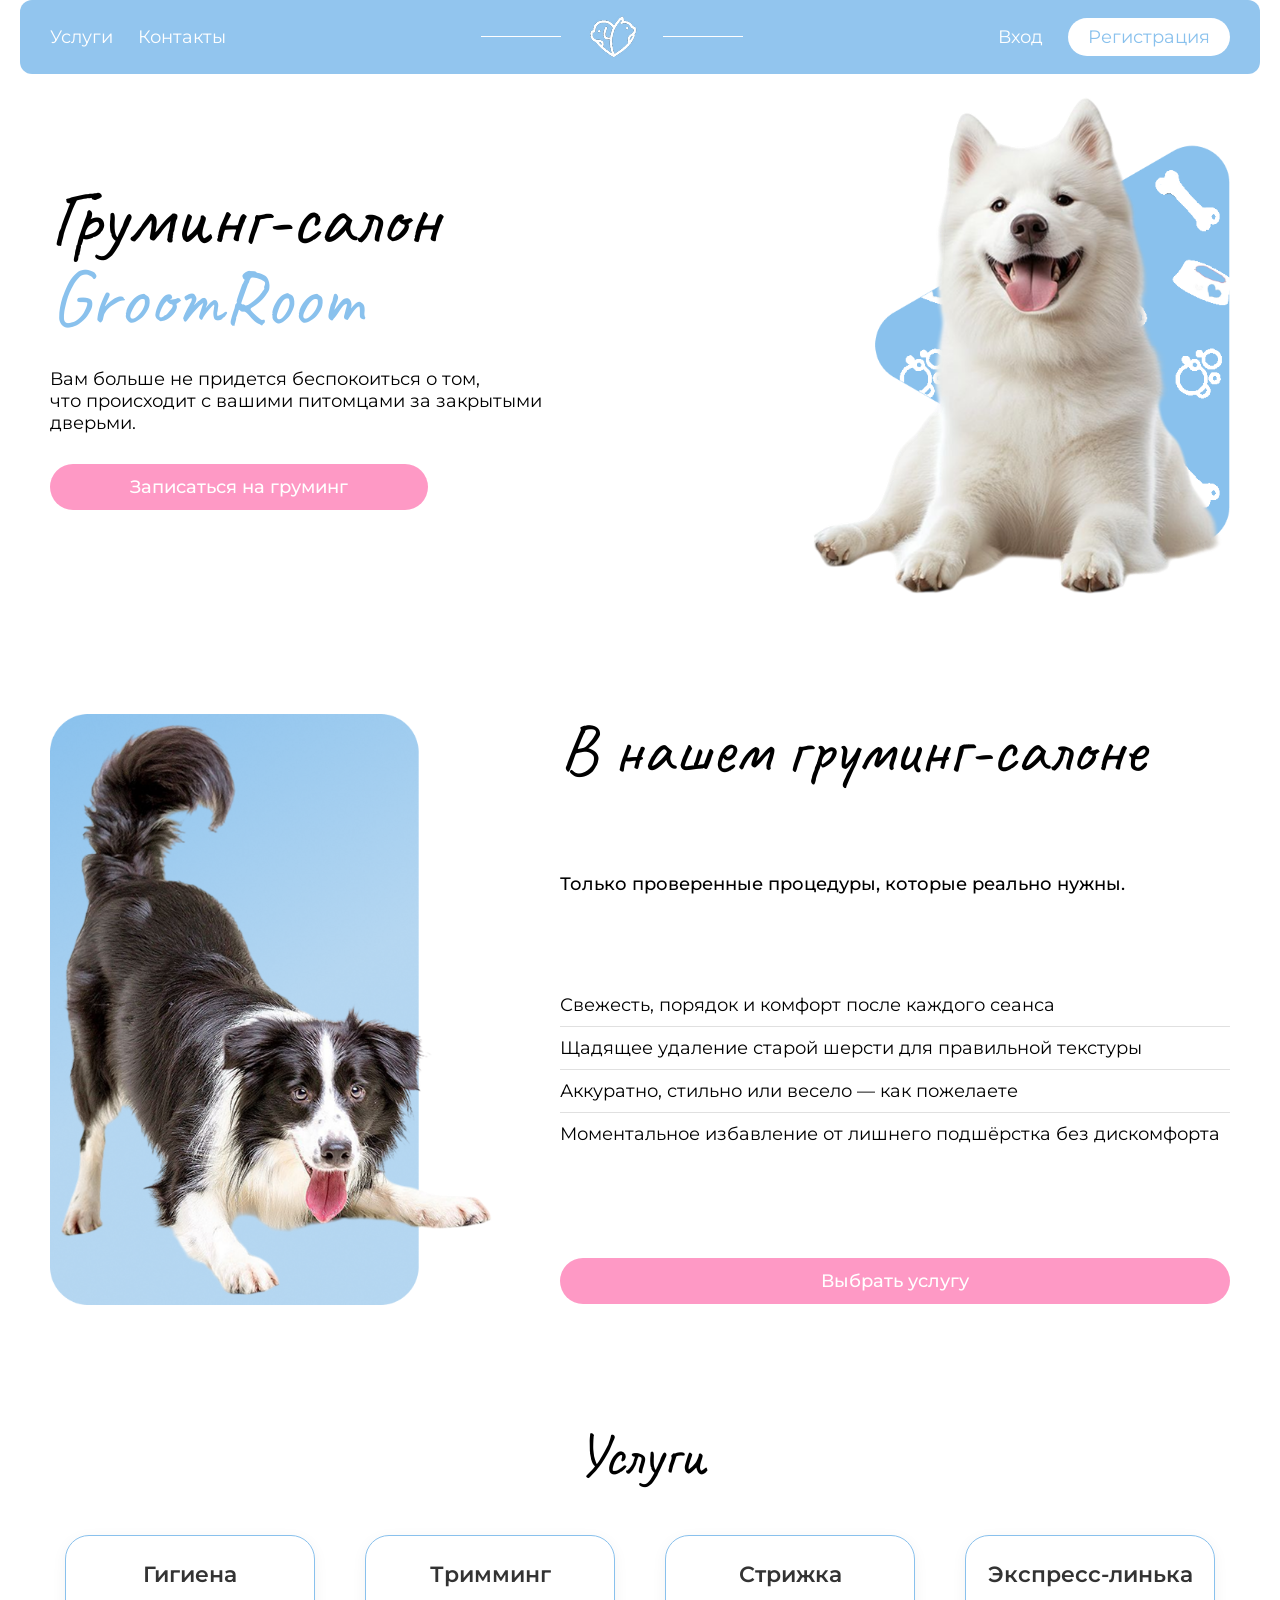
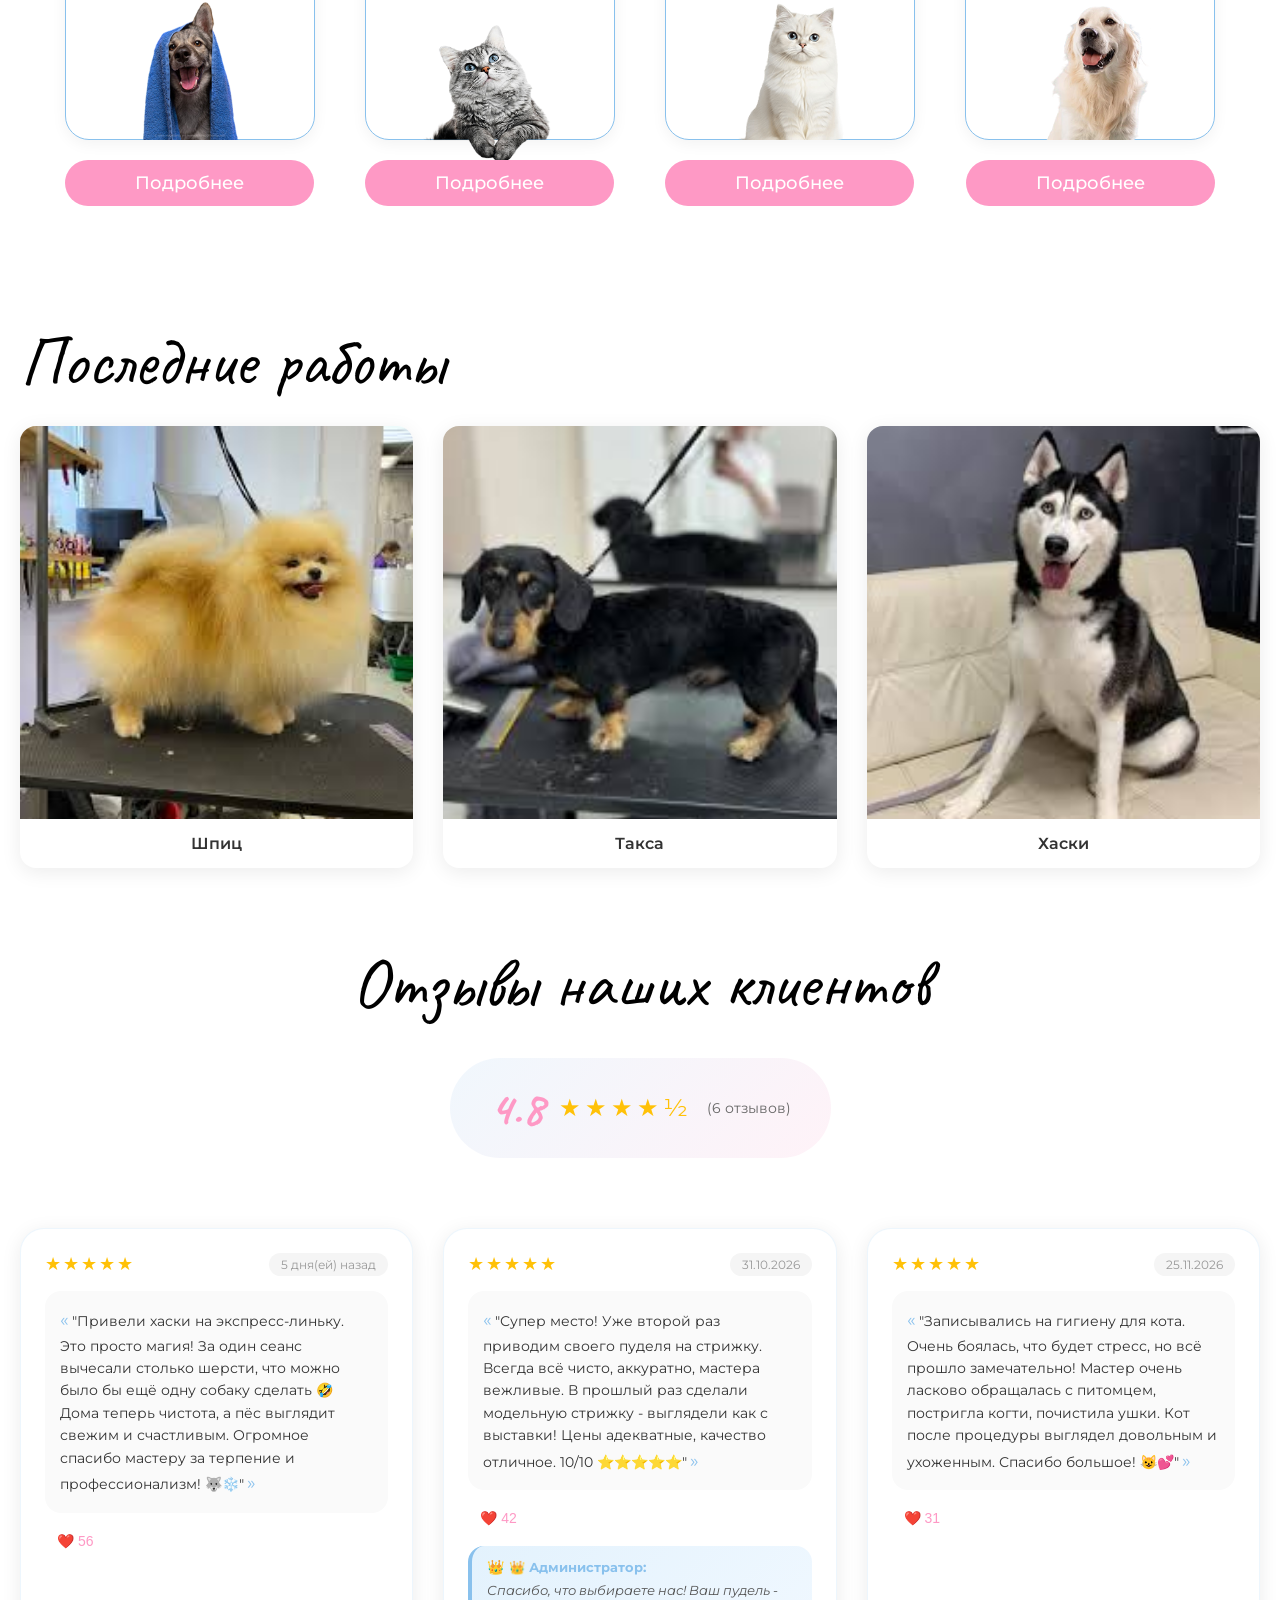
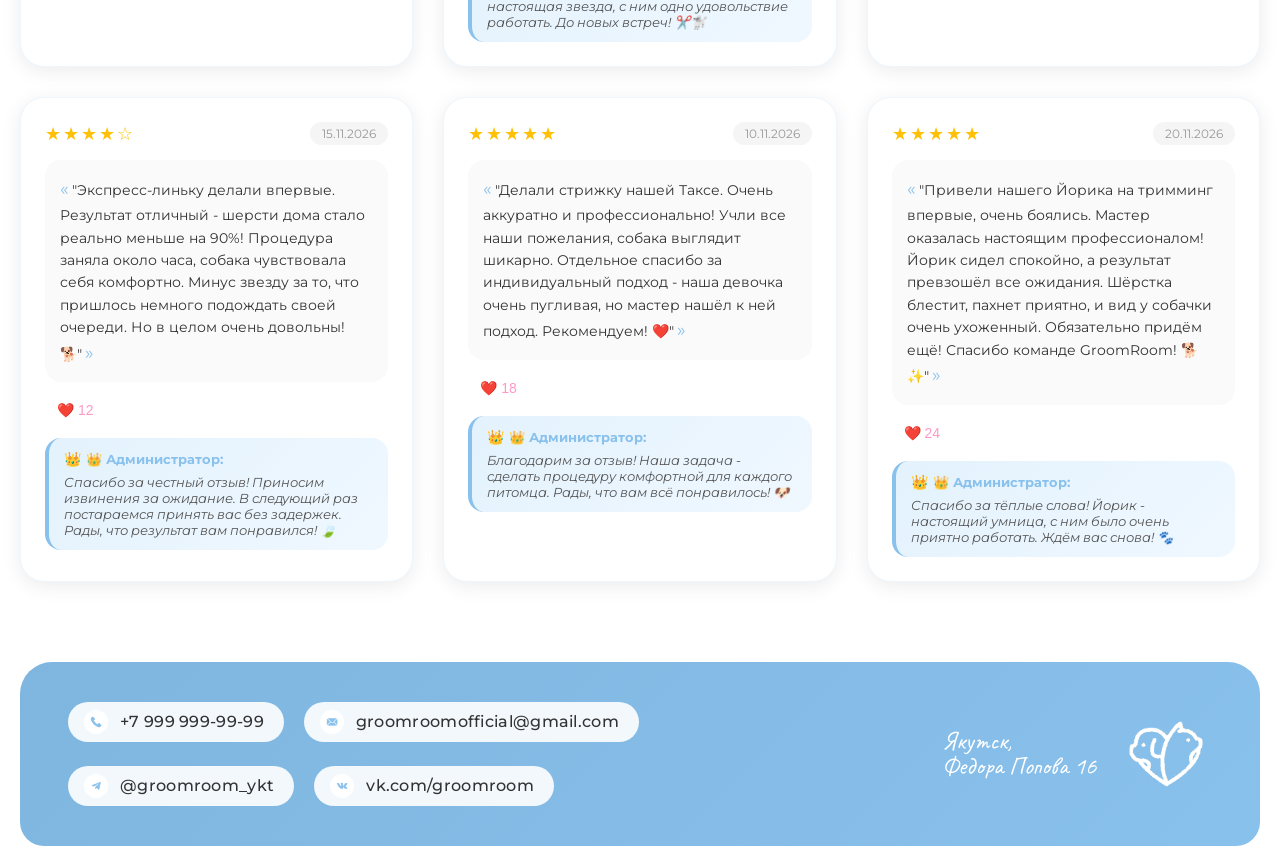
<file: index.html>
<!DOCTYPE html>
<html lang="ru">
<head>
    <meta charset="UTF-8">
    <meta name="viewport" content="width=device-width, initial-scale=1.0">
    <title>GroomRoom - Груминг-салон</title>
    <link rel="icon" type="image/png" href="logo/logo_groom1.png">
    <link href="https://fonts.googleapis.com/css2?family=Caveat:wght@400..700&family=Montserrat:wght@400;500;600;700&display=swap" rel="stylesheet">
    <link rel="stylesheet" href="css/main.css">
</head>
<body>
    <div class="container">
        <header class="header">
            <nav class="nav-left">
                <a class="btn-nav" href="#uslugi">Услуги</a>
                <a class="btn-nav" href="#contacts">Контакты</a>
            </nav>
            <div class="logo test-t-logo" onclick="location.href='index.html'">
                <img src="logo/logo_groom1.png" alt="Logo">
            </div>
            <div class="nav-right">
                <button class="btn-nav" onclick="openModal('loginModal')">Вход</button>
                <button class="btn-nav btn-reg" onclick="openModal('registerModal')">Регистрация</button>
            </div>
        </header>

        <div class="hero">
            <div class="hero-content">
                <h1>Груминг-салон</h1>
                <h2>GroomRoom</h2>
                <h5>Вам больше не придется беспокоиться о том,<br>что происходит с вашими питомцами за закрытыми дверьми.</h5>
                <button style="margin-top: 30px;" class="btn" onclick="document.getElementById('services').scrollIntoView({behavior: 'smooth'})">Записаться на груминг</button>
            </div>
            <div class="glavfoto">
                <img src="img/foto1.png" alt="Hero">
            </div>
        </div>

        <div class="service" id="services">
            <div class="foto2">
                <img src="img/foto2.png" alt="Service">
            </div>
            <div class="service-content">
                <h3 class="service-title">В нашем груминг-салоне</h3>
                <h5 style="font-weight: 500;" class="service-subtitle">Только проверенные процедуры, которые реально нужны.</h5>
                <div class="services-grid">
                    <div class="service-item"><h5>Свежесть, порядок и комфорт после каждого сеанса</h5></div>
                    <div class="service-item"><h5>Щадящее удаление старой шерсти для правильной текстуры</h5></div>
                    <div class="service-item"><h5>Аккуратно, стильно или весело — как пожелаете</h5></div>
                    <div class="service-item"><h5>Моментальное избавление от лишнего подшёрстка без дискомфорта</h5></div>
                </div>
                <button class="btn" onclick="document.getElementById('uslugi').scrollIntoView({behavior: 'smooth'})">Выбрать услугу</button>
            </div>
        </div>

        <div class="uslugi" id="uslugi">
            <h3 class="title">Услуги</h3>
            <div class="grid">
                <div class="cсard">
                    <div class="card">
                        <h4>Гигиена</h4>
                        <div class="fotous">
                            <img src="img/us1.png" alt="Usluga">
                        </div>
                    </div>
                    <button class="btn" style="padding: 12px 70px" onclick="openModal('modalService1')">Подробнее</button>
                </div>
                <div class="cсard">
                    <div class="card">
                        <h4>Тримминг</h4>
                        <div style="padding-top: 23px;"class="fotous">
                            <img src="img/us2.png" alt="Usluga">
                        </div>
                    </div>
                    <button class="btn" style="padding: 12px 70px" onclick="openModal('modalService2')">Подробнее</button>
                </div>
                <div class="cсard">
                    <div class="card">
                        <h4>Стрижка</h4>
                        <div class="fotous">
                            <img src="img/us3.png" alt="Usluga">
                        </div>
                    </div>
                    <button class="btn" style="padding: 12px 70px" onclick="openModal('modalService3')">Подробнее</button>
                </div>
                <div class="сcard">
                    <div class="card">
                        <h4>Экспресс-линька</h4>
                        <div class="fotous">
                            <img src="img/us4.png" alt="Usluga">
                        </div>
                    </div>  
                    <button class="btn" style="padding: 12px 70px" onclick="openModal('modalService4')">Подробнее</button>
                </div>
            </div>
        </div>

        <div class="completed-section">
            <h3>Последние работы</h3>
            <div class="completed-grid" id="completed-grid">
                <p style="text-align: center; color: #666; width: 100%;">Загрузка...</p>
            </div>
        </div>

        <div class="reviews-section" id="reviews-section">
            <h3>Отзывы наших клиентов</h3>
            <div id="reviews-container" class="reviews-container">
                <p style="text-align: center; color: #666; width: 100%;">Загрузка...</p>
            </div>
        </div>

        <footer class="footer" id="contacts">
            <div class="footer-left">
                <div class="contact-group">
                    <div class="contact-item">
                        <img src="img/telefon.png" alt="Phone">
                        <span class="contact-text">+7 999 999-99-99</span>
                    </div>
                    <div class="contact-item">
                        <img src="img/pochta.png" alt="Email">
                        <span class="contact-text">groomroomofficial@gmail.com</span>
                    </div>
                </div>
                <div class="contact-group">
                    <div class="contact-item">
                        <img src="img/telegram.png" alt="Telegram">
                        <span class="contact-text">@groomroom_ykt</span>
                    </div>
                    <div class="contact-item">
                        <img src="img/vk.png" alt="VK">
                        <span class="contact-text">vk.com/groomroom</span>
                    </div>
                </div>
            </div>
            <div class="footer-right">
                <h3>Якутск,<br>Федора Попова 16</h3>
                <img class="logo-footer" src="logo/logo_groom2.png" alt="Logo">
            </div>
        </footer>
    </div>

    <div id="loginModal" class="modal">
        <div class="modal-content">
            <div class="modal-header">
                <h3>Вход в аккаунт</h3>
                <button class="modal-close" onclick="closeModal('loginModal')">&times;</button>
            </div>
            <div class="modal-body">
                <div class="form-group">
                    <input type="text" class="test-2-i-login" id="modalLogin" placeholder="Логин">
                    <div class="error-message" id="loginError"></div>
                </div>
                <div class="form-group">
                    <input type="password" class="test-2-i-pass" id="modalPassword" placeholder="Пароль">
                    <div class="error-message" id="passwordError"></div>
                </div>
                <button class="test-2-b-log btn" id="loginBtn" onclick="handleModalLogin()">Войти</button>
                <p style="text-align: center; margin-top: 20px;">
                    Нет аккаунта? 
                    <a href="#" onclick="closeModal('loginModal'); openModal('registerModal'); return false;">Зарегистрироваться</a>
                </p>
            </div>
        </div>
    </div>

    <div id="registerModal" class="modal">
        <div class="modal-content">
            <div class="modal-header">
                <h3>Регистрация</h3>
                <button class="modal-close" onclick="closeModal('registerModal')">&times;</button>
            </div>
            <div class="modal-body">
                <div class="form-group">
                    <input type="text" class="test-1-i-fio" id="modalFio" placeholder="ФИО">
                    <div class="test-1-e-fio error-message"></div>
                </div>
                <div class="form-group">
                    <input type="text" class="test-1-i-login" id="modalRegLogin" placeholder="Логин (латиница и дефис)">
                    <div class="test-1-e-login error-message"></div>
                </div>
                <div class="form-group">
                    <input type="tel" class="test-1-i-phone" id="modalPhone" placeholder="+7 (___) ___-__-__">
                    <div class="test-1-e-phone error-message"></div>
                </div>
                <div class="form-group">
                    <input type="email" class="test-1-i-email" id="modalEmail" placeholder="Email">
                    <div class="test-1-e-email error-message"></div>
                </div>
                <div class="form-group">
                    <input type="password" class="test-1-i-pass" id="modalRegPassword" placeholder="Пароль (минимум 4 символа)">
                    <div class="test-1-e-pass error-message"></div>
                </div>
                <div class="form-group">
                    <input type="password" class="test-1-i-pass2" id="modalRegPassword2" placeholder="Повтор пароля">
                    <div class="test-1-e-pass2 error-message"></div>
                </div>
                <div class="checkbox-group">
                    <label class="checkbox-container">
                        <input type="checkbox" class="test-1-i-agree" id="modalAgree">
                        <span class="checkmark"></span>
                        <span class="checkbox-text">Я соглашаюсь на обработку персональных данных</span>
                    </label>
                    <div class="test-1-e-agree error-message"></div>
                </div>
                <button class="test-1-b-reg btn" onclick="handleModalRegister()">Зарегистрироваться</button>
                <p style="text-align: center; margin-top: 20px;">
                    Уже есть аккаунт? 
                    <a href="#" onclick="closeModal('registerModal'); openModal('loginModal'); return false;">Войти</a>
                </p>
            </div>
        </div>
    </div>

    <script src="js/auth.js"></script>
    <script src="js/applications.js"></script>
    <script src="js/security.js"></script>
    <script src="js/chat.js"></script>
    <script src="js/reviews.js"></script>
    <script src="js/modal.js"></script>
    <script src="js/toast.js"></script>
    <script>
        window.handleModalLogin = null;
        
        initData().then(() => {
            const currentUser = getCurrentUser();
            if (currentUser) {
                const navRight = document.querySelector('.nav-right');
                if (navRight) {
                    const userName = currentUser.fio.split(' ')[0];
                    navRight.innerHTML = `
                        <span style="color: white; margin-right: 15px;">👋 Привет</span>
                        <button class="btn-nav" onclick="goToUserCabinet()">Личный кабинет</button>
                        <button class="btn-nav btn-reg" onclick="logout()">Выйти</button>
                    `;
                }
            }

            loadCompletedApps();
            setupModalClose();
        });
        
        function loadCompletedApps() {
            const apps = getLastCompletedApplications();
            const container = document.getElementById('completed-grid');
            
            if (!container) return;
            
            if (apps.length === 0) {
                container.innerHTML = '<p style="text-align: center; color: #666; width: 100%;">Пока нет завершенных работ</p>';
                return;
            }
            
            container.innerHTML = apps.map(app => `
                <div class="completed-card">
                    <div class="test-t-photo">
                        <img src="${app.resultPhoto || 'logo/logo_groom1.png'}" alt="${escapeHtml(app.petName)}">
                    </div>
                    <div class="test-t-name">${escapeHtml(app.petName)}</div>
                </div>
            `).join('');
        }
        window.handleModalLogin = async function() {
            console.log('handleModalLogin вызвана');
            const loginInput = document.getElementById('modalLogin').value;
            const passwordInput = document.getElementById('modalPassword').value;
            
            const loginError = document.getElementById('loginError');
            const passwordError = document.getElementById('passwordError');
            
            if (loginError) loginError.innerHTML = '';
            if (passwordError) passwordError.innerHTML = '';
            
            if (!loginInput || !passwordInput) {
                if (loginError) loginError.innerHTML = 'Заполните все поля';
                return;
            }
            
            if (typeof login === 'undefined') {
                console.error('Функция login не определена!');
                if (loginError) loginError.innerHTML = 'Системная ошибка. Обновите страницу.';
                return;
            }
            
            try {
                const result = await login(loginInput, passwordInput);
                console.log('Результат входа:', result);
                
                if (result.success) {
                    closeModal('loginModal');
                    if (result.user.role === 'admin') {
                        window.location.href = 'admin.html';
                    } else {
                        window.location.href = 'user.html';
                    }
                } else {
                    if (loginError) loginError.innerHTML = result.error;
                }
            } catch (error) {
                console.error('Ошибка при входе:', error);
                if (loginError) loginError.innerHTML = 'Ошибка при входе. Попробуйте позже.';
            }
        };
        
        window.handleModalRegister = async function() {
            const fio = document.getElementById('modalFio').value;
            const login = document.getElementById('modalRegLogin').value;
            const email = document.getElementById('modalEmail').value;
            const phone = document.getElementById('modalPhone')?.value || '';
            const password = document.getElementById('modalRegPassword').value;
            const password2 = document.getElementById('modalRegPassword2').value;
            const agree = document.getElementById('modalAgree').checked;
            
            document.querySelectorAll('#registerModal .error-message').forEach(el => el.innerHTML = '');
            
            const result = await register(fio, login, email, phone, password, password2, agree);
            
            if (result.success) {
                showToast('✅ Регистрация успешна! Теперь вы можете войти.', 'success');
                closeModal('registerModal');
                document.getElementById('modalFio').value = '';
                document.getElementById('modalRegLogin').value = '';
                document.getElementById('modalEmail').value = '';
                document.getElementById('modalRegPassword').value = '';
                document.getElementById('modalRegPassword2').value = '';
                document.getElementById('modalAgree').checked = false;
                openModal('loginModal');
            } else {
                if (result.errors.fio) document.querySelector('#registerModal .test-1-e-fio').innerHTML = result.errors.fio;
                if (result.errors.login) document.querySelector('#registerModal .test-1-e-login').innerHTML = result.errors.login;
                if (result.errors.email) document.querySelector('#registerModal .test-1-e-email').innerHTML = result.errors.email;
                if (result.errors.password) document.querySelector('#registerModal .test-1-e-pass').innerHTML = result.errors.password;
                if (result.errors.password2) document.querySelector('#registerModal .test-1-e-pass2').innerHTML = result.errors.password2;
                if (result.errors.agree) document.querySelector('#registerModal .test-1-e-agree').innerHTML = result.errors.agree;
            }
        };

        window.openBookingModal = function(serviceName) {
            closeModal('modalService1');
            closeModal('modalService2');
            closeModal('modalService3');
            closeModal('modalService4');

            const currentUser = getCurrentUser();
            if (currentUser) {
                if (currentUser.role === 'admin') {
                    window.location.href = 'admin.html';
                } else {
                    window.location.href = 'user.html';
                }
            } else {
                openModal('loginModal');
            }
        };

        window.goToUserCabinet = function() {
            const user = getCurrentUser();
            if (user) {
                if (user.role === 'admin') {
                    window.location.href = 'admin.html';
                } else {
                    window.location.href = 'user.html';
                }
            }
        };
        
        window.loadReviews = function() {
            const container = document.getElementById('reviews-container');
            if (container) {
                container.innerHTML = renderReviewsBlock();
            }
        };
        
        setupModalClose();
        loadCompletedApps();
        loadReviews();
        
        document.addEventListener('keydown', function(e) {
            if (e.key === 'Escape') {
                document.querySelectorAll('.modal.active').forEach(modal => {
                    closeModal(modal.id);
                });
            }
        });
        setTimeout(() => {
            const btn = document.querySelector('.test-2-b-log');
            console.log('Кнопка входа найдена:', btn);
            if (btn) {
                console.log('onclick атрибут:', btn.getAttribute('onclick'));
            }
        }, 1000);
        const phoneInput = document.getElementById('modalPhone');
        if (phoneInput) {
            phoneInput.addEventListener('input', function(e) {
                let value = this.value.replace(/\D/g, '');
                if (value.length > 11) value = value.slice(0, 11);
                
                let formatted = '';
                if (value.length > 0) {
                    formatted = '+7';
                    if (value.length > 1) {
                        formatted += ' (' + value.substring(1, 4);
                    }
                    if (value.length >= 5) {
                        formatted += ') ' + value.substring(4, 7);
                    }
                    if (value.length >= 8) {
                        formatted += '-' + value.substring(7, 9);
                    }
                    if (value.length >= 10) {
                        formatted += '-' + value.substring(9, 11);
                    }
                }
                this.value = formatted;
            });
        }
        function addRealisticReviews() {
            const reviews = JSON.parse(localStorage.getItem('groomroom_reviews') || '[]');
            
            const hasRealReviews = reviews.some(r => [10001, 10002, 10003, 10004, 10005, 10006].includes(r.id));
            if (hasRealReviews) return;
            
            const realisticReviews = [
                {
                    id: 10001,
                    applicationId: 1004,
                    userId: 1,
                    rating: 5,
                    text: "Привели нашего Йорика на тримминг впервые, очень боялись. Мастер оказалась настоящим профессионалом! Йорик сидел спокойно, а результат превзошёл все ожидания. Шёрстка блестит, пахнет приятно, и вид у собачки очень ухоженный. Обязательно придём ещё! Спасибо команде GroomRoom! 🐕✨",
                    photo: null,
                    createdAt: new Date(Date.now() - 15 * 86400000).toISOString(),
                    likes: 24,
                    adminResponded: true,
                    adminResponse: "Спасибо за тёплые слова! Йорик - настоящий умница, с ним было очень приятно работать. Ждём вас снова! 🐾",
                    adminResponseDate: new Date(Date.now() - 14 * 86400000).toISOString()
                },
                {
                    id: 10002,
                    applicationId: 1005,
                    userId: 2,
                    rating: 5,
                    text: "Делали стрижку нашей Таксе. Очень аккуратно и профессионально! Учли все наши пожелания, собака выглядит шикарно. Отдельное спасибо за индивидуальный подход - наша девочка очень пугливая, но мастер нашёл к ней подход. Рекомендуем! ❤️",
                    photo: null,
                    createdAt: new Date(Date.now() - 25 * 86400000).toISOString(),
                    likes: 18,
                    adminResponded: true,
                    adminResponse: "Благодарим за отзыв! Наша задача - сделать процедуру комфортной для каждого питомца. Рады, что вам всё понравилось! 🐶",
                    adminResponseDate: new Date(Date.now() - 24 * 86400000).toISOString()
                },
                {
                    id: 10003,
                    applicationId: 1006,
                    userId: 3,
                    rating: 4,
                    text: "Экспресс-линьку делали впервые. Результат отличный - шерсти дома стало реально меньше на 90%! Процедура заняла около часа, собака чувствовала себя комфортно. Минус звезду за то, что пришлось немного подождать своей очереди. Но в целом очень довольны! 🐕",
                    photo: null,
                    createdAt: new Date(Date.now() - 20 * 86400000).toISOString(),
                    likes: 12,
                    adminResponded: true,
                    adminResponse: "Спасибо за честный отзыв! Приносим извинения за ожидание. В следующий раз постараемся принять вас без задержек. Рады, что результат вам понравился! 🍃",
                    adminResponseDate: new Date(Date.now() - 19 * 86400000).toISOString()
                },
                {
                    id: 10004,
                    applicationId: 1007,
                    userId: 4,
                    rating: 5,
                    text: "Записывались на гигиену для кота. Очень боялась, что будет стресс, но всё прошло замечательно! Мастер очень ласково обращалась с питомцем, постригла когти, почистила ушки. Кот после процедуры выглядел довольным и ухоженным. Спасибо большое! 😺💕",
                    photo: null,
                    createdAt: new Date(Date.now() - 10 * 86400000).toISOString(),
                    likes: 31,
                    adminResponded: false,
                    adminResponse: null,
                    adminResponseDate: null
                },
                {
                    id: 10005,
                    applicationId: 1008,
                    userId: 5,
                    rating: 5,
                    text: "Супер место! Уже второй раз приводим своего пуделя на стрижку. Всегда всё чисто, аккуратно, мастера вежливые. В прошлый раз сделали модельную стрижку - выглядели как с выставки! Цены адекватные, качество отличное. 10/10 ⭐⭐⭐⭐⭐",
                    photo: null,
                    createdAt: new Date(Date.now() - 35 * 86400000).toISOString(),
                    likes: 42,
                    adminResponded: true,
                    adminResponse: "Спасибо, что выбираете нас! Ваш пудель - настоящая звезда, с ним одно удовольствие работать. До новых встреч! ✂️🐩",
                    adminResponseDate: new Date(Date.now() - 34 * 86400000).toISOString()
                },
                {
                    id: 10006,
                    applicationId: 1009,
                    userId: 6,
                    rating: 5,
                    text: "Привели хаски на экспресс-линьку. Это просто магия! За один сеанс вычесали столько шерсти, что можно было бы ещё одну собаку сделать 🤣 Дома теперь чистота, а пёс выглядит свежим и счастливым. Огромное спасибо мастеру за терпение и профессионализм! 🐺❄️",
                    photo: null,
                    createdAt: new Date(Date.now() - 5 * 86400000).toISOString(),
                    likes: 56,
                    adminResponded: false,
                    adminResponse: null,
                    adminResponseDate: null
                }
            ];
            
            realisticReviews.forEach(review => {
                if (!reviews.some(r => r.id === review.id)) {
                    reviews.unshift(review);
                }
            });
            
            localStorage.setItem('groomroom_reviews', JSON.stringify(reviews));
            console.log('✅ Добавлены реалистичные отзывы');
        }
        
        setTimeout(() => {
            addRealisticReviews();
            if (typeof loadReviews === 'function') {
                loadReviews();
            }
        }, 500);
    </script>
    <div id="modalService1" class="modal">
        <div class="modal-content" style="max-width: 550px;">
            <div class="modal-header">
                <h3>🛁 Гигиена</h3>
                <button class="modal-close" onclick="closeModal('modalService1')">&times;</button>
            </div>
            <div class="modal-body">
                <div style="text-align: center; margin-bottom: 20px;">
                    <img src="img/us1.png" alt="Гигиена" style="max-width: 150px; border-radius: 16px;">
                </div>
                <p style="margin-bottom: 15px; line-height: 1.6;"><strong>Что входит в процедуру:</strong></p>
                <ul style="margin-bottom: 20px; padding-left: 20px; line-height: 1.8;">
                    <li>Мытьё с профессиональной косметикой</li>
                    <li>Просушивание шерсти феном</li>
                    <li>Чистка ушей и стрижка когтей</li>
                    <li>Обработка глаз и гигиенических зон</li>
                </ul>
                <p style="margin-bottom: 20px; background: #f9f9f9; padding: 12px; border-radius: 16px; text-align: center;">
                    <strong>Цена:</strong> от 1500 ₽
                </p>
                <button class="btn" style="width: 100%;" onclick="openBookingModal('Гигиена')">Записаться</button>
            </div>
        </div>
    </div>
    <div id="modalService2" class="modal">
        <div class="modal-content" style="max-width: 550px;">
            <div class="modal-header">
                <h3>✂️ Тримминг</h3>
                <button class="modal-close" onclick="closeModal('modalService2')">&times;</button>
            </div>
            <div class="modal-body">
                <div style="text-align: center; margin-bottom: 20px;">
                    <img src="img/us2.png" alt="Тримминг" style="max-width: 150px; border-radius: 16px;">
                </div>
                <p style="margin-bottom: 15px; line-height: 1.6;"><strong>Что входит в процедуру:</strong></p>
                <ul style="margin-bottom: 20px; padding-left: 20px; line-height: 1.8;">
                    <li>Удаление отмершей шерсти методом выщипывания</li>
                    <li>Стимуляция роста новой здоровой шерсти</li>
                    <li>Улучшение текстуры и цвета шерсти</li>
                    <li>Профилактика кожных заболеваний</li>
                </ul>
                <p style="margin-bottom: 20px; background: #f9f9f9; padding: 12px; border-radius: 16px; text-align: center;">
                    <strong>Цена:</strong> от 2000 ₽
                </p>
                <button class="btn" style="width: 100%;" onclick="openBookingModal('Тримминг')">Записаться</button>
                </div>
        </div>
    </div>
    <div id="modalService3" class="modal">
        <div class="modal-content" style="max-width: 550px;">
            <div class="modal-header">
                <h3>🐱🐶 Стрижка</h3>
                <button class="modal-close" onclick="closeModal('modalService3')">&times;</button>
            </div>
            <div class="modal-body">
                <div style="text-align: center; margin-bottom: 20px;">
                    <img src="img/us3.png" alt="Стрижка" style="max-width: 150px; border-radius: 16px;">
                </div>
                <p style="margin-bottom: 15px; line-height: 1.6;"><strong>Варианты стрижек:</strong></p>
                <ul style="margin-bottom: 20px; padding-left: 20px; line-height: 1.8;">
                    <li><strong>Модельная стрижка</strong> — по вашему эскизу или нашему каталогу</li>
                    <li><strong>Стрижка под машинку</strong> — для жаркого сезона</li>
                    <li><strong>Гигиеническая стрижка</strong> — лапки, животик, зона под хвостом</li>
                    <li>Работа с разными типами шерсти и породами</li>
                </ul>
                <p style="margin-bottom: 20px; background: #f9f9f9; padding: 12px; border-radius: 16px; text-align: center;">
                    <strong>Цена:</strong> от 1800 ₽
                </p>
                <button class="btn" style="width: 100%;" onclick="openBookingModal('Стрижка')">Записаться</button>
            </div>
        </div>
    </div>
    <div id="modalService4" class="modal">
        <div class="modal-content" style="max-width: 550px;">
            <div class="modal-header">
                <h3>🍃 Экспресс-линька</h3>
                <button class="modal-close" onclick="closeModal('modalService4')">&times;</button>
            </div>
            <div class="modal-body">
                <div style="text-align: center; margin-bottom: 20px;">
                    <img src="img/us4.png" alt="Экспресс-линька" style="max-width: 150px; border-radius: 16px;">
                </div>
                <p style="margin-bottom: 15px; line-height: 1.6;"><strong>Что вас ждёт:</strong></p>
                <ul style="margin-bottom: 20px; padding-left: 20px; line-height: 1.8;">
                    <li>Глубокое вычёсывание подшёрстка</li>
                    <li>Снижение количества шерсти в доме до 90%</li>
                    <li>Улучшение воздухообмена кожи питомца</li>
                    <li>Процедура безопасна даже для пугливых собак</li>
                </ul>
                <p style="margin-bottom: 20px; background: #f9f9f9; padding: 12px; border-radius: 16px; text-align: center;">
                    <strong>Цена:</strong> от 1700 ₽
                </p>
                <button class="btn" style="width: 100%;" onclick="openBookingModal('Экспресс-линька')">Записаться</button>
            </div>
        </div>
    </div>
</body>
</html>
</file>
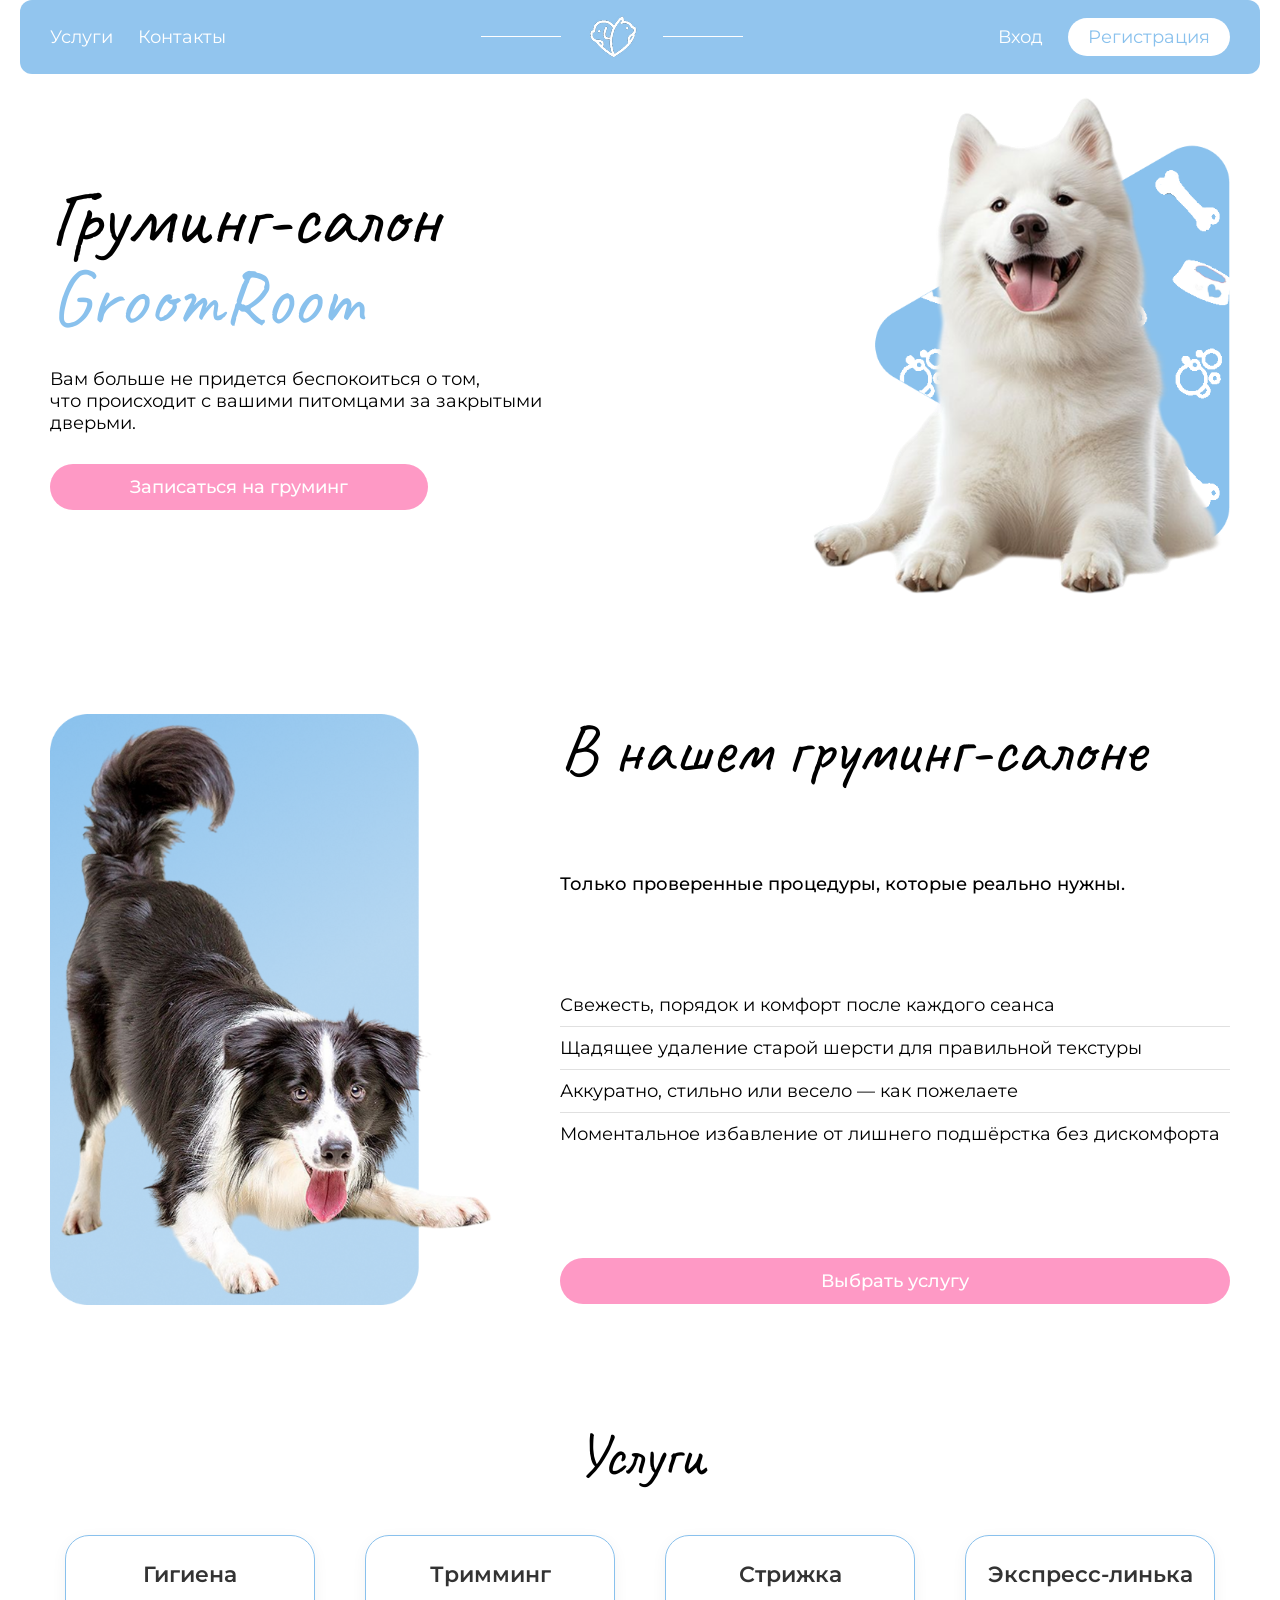
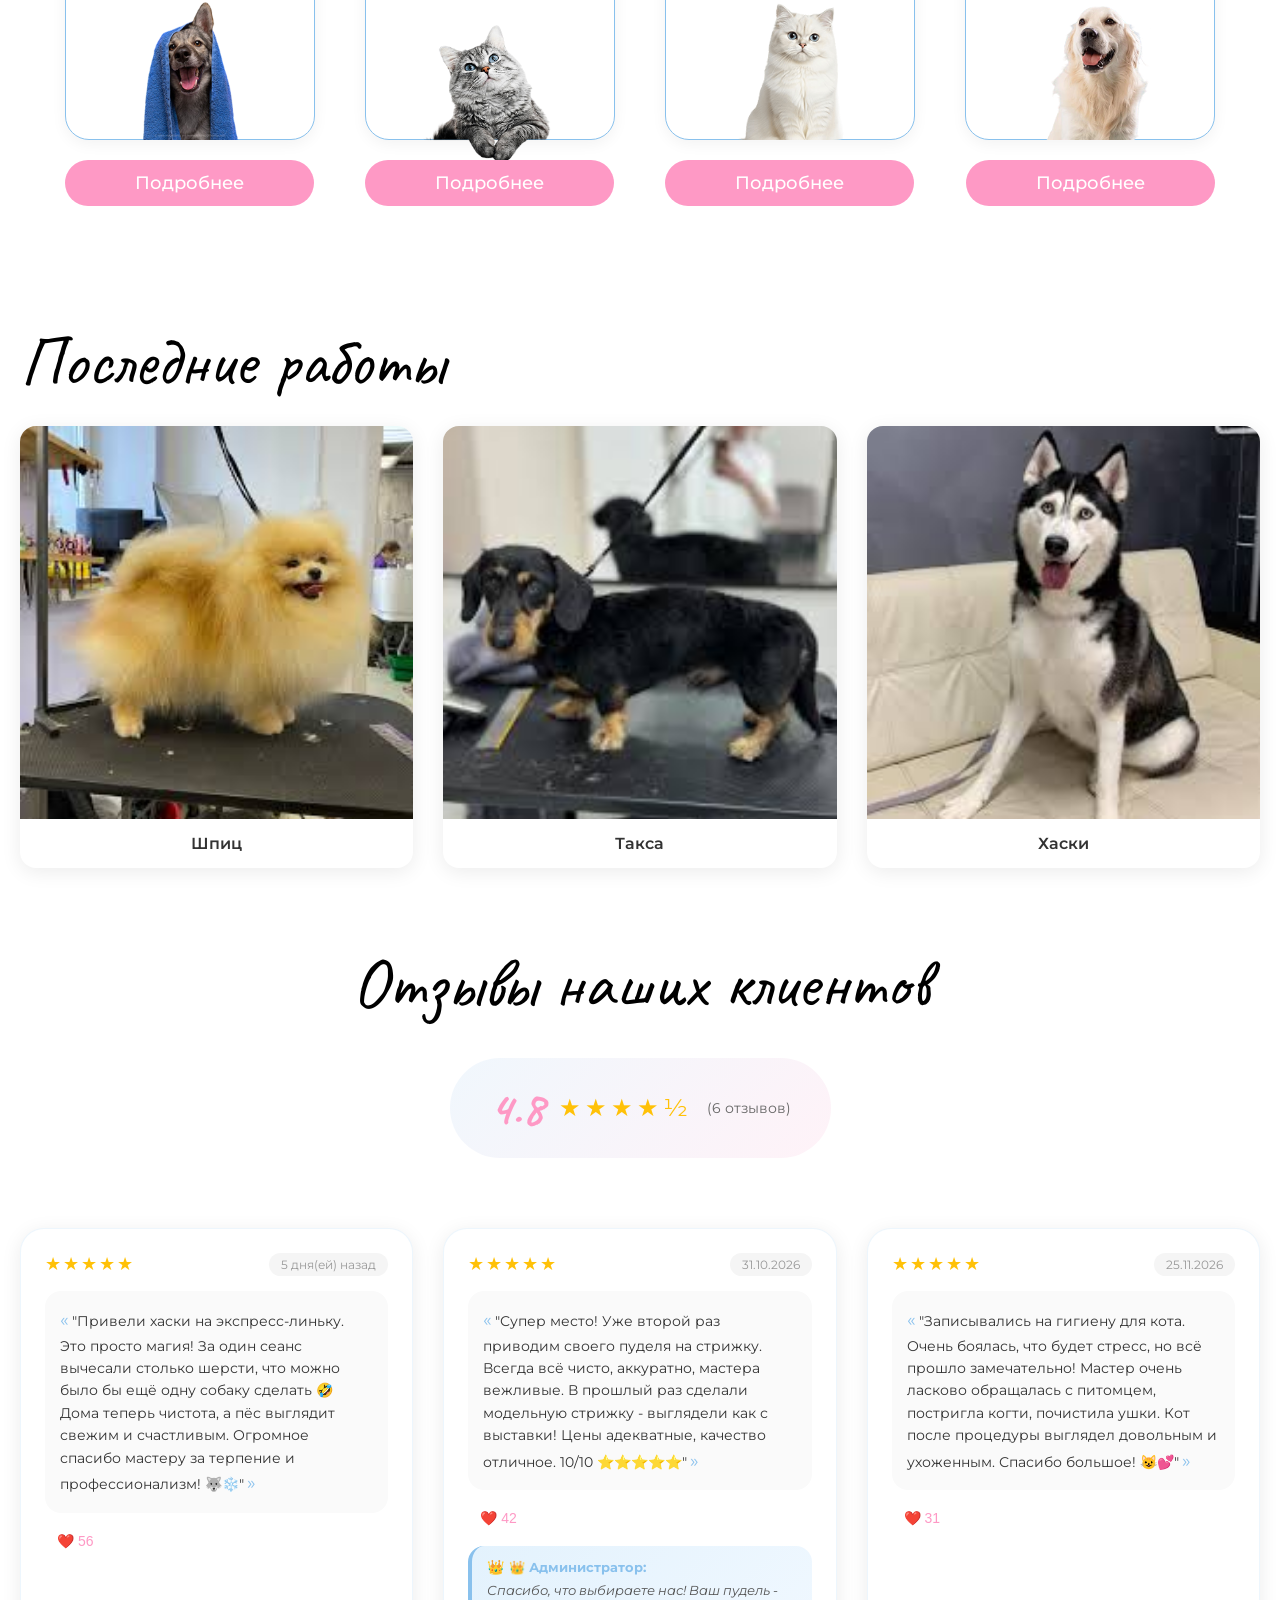
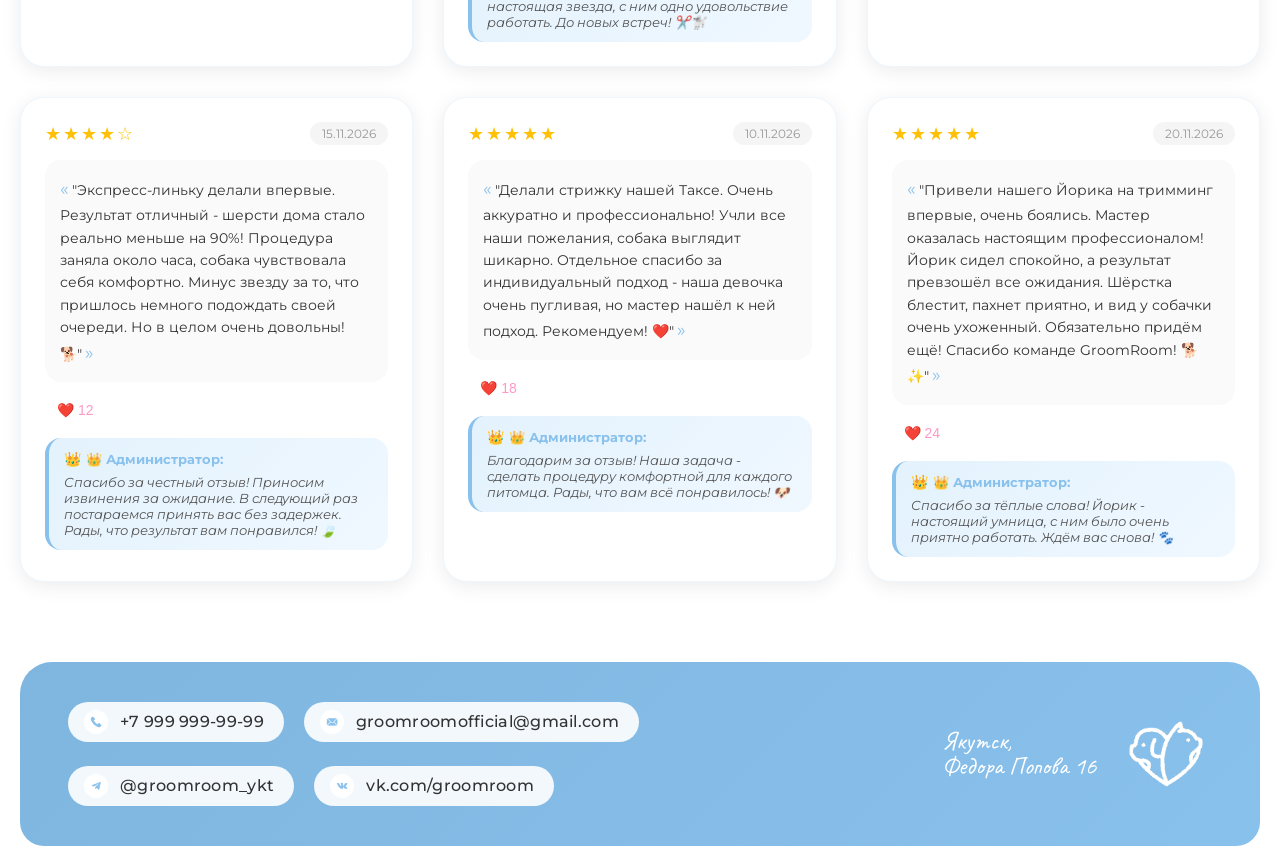
<file: admin.html>
<!DOCTYPE html>
<html lang="ru">
<head>
    <meta charset="UTF-8">
    <meta name="viewport" content="width=device-width, initial-scale=1.0, maximum-scale=1.0, user-scalable=yes">
    <title>GroomRoom - Администратор</title>
    <link rel="icon" type="image/png" href="logo/logo_groom1.png">
    <link href="https://fonts.googleapis.com/css2?family=Caveat:wght@400..700&family=Montserrat:wght@400;500;600;700&display=swap" rel="stylesheet">
    <link rel="stylesheet" href="css/main.css">
    <style>
    .admin-container {
        max-width: 1400px;
        margin: 0 auto;
        padding: 20px;
    }

    .admin-profile-card {
        background: linear-gradient(135deg, #89c1ed 0%, #7eb6df 100%);
        border-radius: 32px;
        padding: 30px;
        margin-bottom: 40px;
        display: flex;
        justify-content: space-between;
        align-items: center;
        flex-wrap: wrap;
        gap: 20px;
        box-shadow: 0 10px 30px rgba(137, 193, 237, 0.3);
    }

    .admin-info {
        display: flex;
        align-items: center;
        gap: 20px;
        flex-wrap: wrap;
    }

    .admin-avatar {
        width: 70px;
        height: 70px;
        background: white;
        border-radius: 50%;
        display: flex;
        align-items: center;
        justify-content: center;
        font-size: 36px;
        box-shadow: 0 4px 15px rgba(0,0,0,0.1);
    }

    .admin-text h2 {
        color: white;
        font-size: 28px;
        margin: 0 0 5px 0;
        font-family: 'Caveat', cursive;
    }

    .admin-text p {
        color: rgba(255,255,255,0.9);
        margin: 0;
        font-size: 14px;
    }

    .logout-admin-btn {
        background: rgba(255,255,255,0.2);
        border: none;
        padding: 12px 28px;
        border-radius: 40px;
        color: white;
        font-family: 'Montserrat', sans-serif;
        font-weight: 600;
        cursor: pointer;
        transition: all 0.3s;
        font-size: 16px;
    }

    .logout-admin-btn:hover {
        background: rgba(255,255,255,0.3);
        transform: scale(1.02);
    }

    .stats-grid {
        display: grid;
        grid-template-columns: repeat(auto-fit, minmax(220px, 1fr));
        gap: 25px;
        margin-bottom: 50px;
    }

    .stat-card {
        background: white;
        border-radius: 28px;
        padding: 25px;
        text-align: center;
        box-shadow: 0 8px 25px rgba(0, 0, 0, 0.05);
        transition: all 0.3s ease;
        border: 1px solid rgba(137, 193, 237, 0.2);
    }

    .stat-card:hover {
        transform: translateY(-5px);
        box-shadow: 0 15px 35px rgba(137, 193, 237, 0.15);
        border-color: #89c1ed;
    }

    .stat-icon {
        font-size: 48px;
        margin-bottom: 15px;
    }

    .stat-number {
        font-size: 42px;
        font-family: 'Caveat', cursive;
        font-weight: 600;
        color: #89c1ed;
        line-height: 1;
    }

    .stat-label {
        font-size: 14px;
        color: #666;
        margin-top: 8px;
    }

    .analytics-card,
    .admin-chat-panel,
    .reviews-management-card,
    .calendar-card,
    .applications-card {
        background: white;
        border-radius: 32px;
        box-shadow: 0 8px 30px rgba(0, 0, 0, 0.08);
        margin-bottom: 40px;
        overflow: hidden;
        transition: all 0.3s ease;
    }

    .analytics-card:hover,
    .admin-chat-panel:hover,
    .reviews-management-card:hover,
    .calendar-card:hover,
    .applications-card:hover {
        box-shadow: 0 12px 40px rgba(137, 193, 237, 0.15);
    }

    .calendar-header,
    .analytics-card .calendar-header,
    .admin-chat-panel .chat-panel-header,
    .reviews-management-card .card-header,
    .applications-card .card-header {
        background: linear-gradient(135deg, #89c1ed 0%, #7eb6df 100%);
        padding: 20px 30px;
        display: flex;
        justify-content: space-between;
        align-items: center;
        flex-wrap: wrap;
        gap: 15px;
    }

    .calendar-header h3,
    .analytics-card .calendar-header h3,
    .admin-chat-panel .chat-panel-header h4,
    .reviews-management-card .card-header h3,
    .applications-card .card-header h3 {
        color: white;
        font-size: 28px;
        margin: 0;
        font-family: 'Caveat', cursive;
    }

    .calendar-nav {
        display: flex;
        gap: 15px;
        align-items: center;
    }

    .calendar-nav button {
        background: rgba(255,255,255,0.2);
        border: none;
        width: 40px;
        height: 40px;
        border-radius: 50%;
        font-size: 20px;
        cursor: pointer;
        color: white;
        transition: all 0.3s;
    }

    .calendar-nav button:hover {
        background: rgba(255,255,255,0.4);
        transform: scale(1.05);
    }

    .current-month {
        font-size: 18px;
        font-weight: 600;
        color: white;
        min-width: 160px;
        text-align: center;
    }

    .refresh-analytics-btn {
        background: rgba(255, 255, 255, 0.2);
        border: none;
        padding: 8px 20px;
        border-radius: 40px;
        color: white;
        font-family: 'Montserrat', sans-serif;
        font-weight: 500;
        font-size: 14px;
        cursor: pointer;
        transition: all 0.3s;
        display: flex;
        align-items: center;
        gap: 8px;
    }

    .refresh-analytics-btn:hover {
        background: rgba(255, 255, 255, 0.3);
        transform: scale(1.02);
    }

    .calendar-legend {
        padding: 15px 30px;
        display: flex;
        gap: 20px;
        flex-wrap: wrap;
        border-bottom: 1px solid #f0f0f0;
        background: #fafafa;
    }

    .legend-item {
        display: flex;
        align-items: center;
        gap: 8px;
        font-size: 13px;
    }

    .legend-color {
        width: 24px;
        height: 24px;
        border-radius: 50%;
    }

    .legend-color.red {
        background: #ff6b6b;
        box-shadow: 0 2px 8px rgba(255, 107, 107, 0.3);
    }

    .legend-color.green {
        background: #51cf66;
        box-shadow: 0 2px 8px rgba(81, 207, 102, 0.3);
    }

    .legend-color.default {
        background: #e9ecef;
        border: 1px solid #dee2e6;
    }

    .calendar-grid {
        padding: 20px 30px;
    }

    .weekdays {
        display: grid;
        grid-template-columns: repeat(7, 1fr);
        text-align: center;
        margin-bottom: 15px;
    }

    .weekday {
        font-weight: 600;
        color: #89c1ed;
        padding: 10px;
        font-size: 14px;
    }

    .calendar-days {
        display: grid;
        grid-template-columns: repeat(7, 1fr);
        gap: 8px;
    }

    .calendar-day {
        aspect-ratio: 1;
        background: #f8f9fa;
        border-radius: 16px;
        display: flex;
        flex-direction: column;
        align-items: center;
        justify-content: center;
        cursor: pointer;
        transition: all 0.3s;
        position: relative;
        font-weight: 500;
        border: 2px solid transparent;
        min-height: 80px;
    }

    .calendar-day:hover {
        transform: scale(1.02);
        background: #e9ecef;
    }

    .calendar-day.selected {
        border-color: #89c1ed;
        background: #e3f2fd;
    }

    .day-number {
        font-size: 18px;
        font-weight: 600;
        margin-bottom: 5px;
    }

    .day-status {
        width: 28px;
        height: 28px;
        border-radius: 50%;
        display: flex;
        align-items: center;
        justify-content: center;
        font-size: 14px;
    }

    .day-status.red {
        background: #ff6b6b;
        color: white;
        box-shadow: 0 2px 8px rgba(255, 107, 107, 0.3);
    }

    .day-status.green {
        background: #51cf66;
        color: white;
        box-shadow: 0 2px 8px rgba(81, 207, 102, 0.3);
    }

    .calendar-day.empty {
        background: transparent;
        cursor: default;
        border: 1px dashed #e0e0e0;
    }

    .calendar-day.empty:hover {
        transform: none;
        background: transparent;
    }

    .date-modal .modal-content {
        max-width: 400px;
    }

    .status-buttons {
        display: flex;
        gap: 15px;
        margin: 20px 0;
    }

    .status-btn {
        flex: 1;
        padding: 12px;
        border: none;
        border-radius: 40px;
        font-family: 'Montserrat', sans-serif;
        font-weight: 600;
        cursor: pointer;
        transition: all 0.3s;
    }

    .status-btn.red {
        background: #ff6b6b;
        color: white;
    }

    .status-btn.red:hover {
        background: #ff5252;
        transform: scale(1.02);
    }

    .status-btn.green {
        background: #51cf66;
        color: white;
    }

    .status-btn.green:hover {
        background: #40c057;
        transform: scale(1.02);
    }

    .status-btn.clear {
        background: #e9ecef;
        color: #666;
    }

    .status-btn.clear:hover {
        background: #dee2e6;
    }

    .selected-date-info {
        text-align: center;
        font-size: 18px;
        font-weight: 600;
        margin-bottom: 15px;
        color: #333;
    }

    .applications-list {
        padding: 20px 30px;
        max-height: 500px;
        overflow-y: auto;
    }

    .application-item {
        background: #f8f9fa;
        border-radius: 20px;
        padding: 20px;
        margin-bottom: 15px;
        display: flex;
        justify-content: space-between;
        align-items: center;
        flex-wrap: wrap;
        gap: 15px;
        transition: all 0.3s;
        border: 1px solid transparent;
    }

    .application-item:hover {
        background: #f1f3f5;
        border-color: #89c1ed;
        transform: translateX(5px);
    }

    .app-info {
        flex: 2;
    }

    .app-pet-name {
        font-weight: 700;
        font-size: 18px;
        color: #333;
    }

    .app-details {
        font-size: 13px;
        color: #868e96;
        margin-top: 5px;
        display: flex;
        gap: 15px;
        flex-wrap: wrap;
    }

    .app-status-badge {
        padding: 6px 16px;
        border-radius: 30px;
        font-size: 13px;
        font-weight: 600;
    }

    .app-actions {
        display: flex;
        gap: 10px;
        align-items: center;
        flex-wrap: wrap;
    }

    .status-select {
        padding: 8px 16px;
        border: 2px solid #e0e0e0;
        border-radius: 30px;
        font-family: 'Montserrat', sans-serif;
        background: white;
        cursor: pointer;
    }

    .photo-input {
        display: none;
    }

    .photo-label {
        background: #e9ecef;
        padding: 8px 16px;
        border-radius: 30px;
        font-size: 13px;
        cursor: pointer;
        transition: all 0.3s;
    }

    .photo-label:hover {
        background: #89c1ed;
        color: white;
    }

    .btn-change {
        background: #89c1ed;
        border: none;
        padding: 8px 20px;
        border-radius: 30px;
        color: white;
        font-family: 'Montserrat', sans-serif;
        font-weight: 600;
        cursor: pointer;
        transition: all 0.3s;
    }

    .btn-change:hover {
        background: #7eb6df;
        transform: scale(1.02);
    }

    .result-photo {
        width: 50px;
        height: 50px;
        border-radius: 12px;
        object-fit: cover;
    }

    .analytics-container {
        padding: 30px;
    }

    .analytics-stats-grid {
        display: grid;
        grid-template-columns: repeat(auto-fit, minmax(200px, 1fr));
        gap: 20px;
        margin-bottom: 30px;
    }

    .analytics-stat-card {
        background: linear-gradient(135deg, #f8f9fa 0%, #fff 100%);
        border-radius: 24px;
        padding: 25px 20px;
        text-align: center;
        border: 1px solid rgba(137, 193, 237, 0.2);
        transition: all 0.3s;
    }

    .analytics-stat-card:hover {
        transform: translateY(-5px);
        border-color: #89c1ed;
        box-shadow: 0 8px 25px rgba(137, 193, 237, 0.1);
    }

    .analytics-icon {
        font-size: 40px;
        margin-bottom: 12px;
    }

    .analytics-number {
        font-size: 36px;
        font-weight: 700;
        color: #89c1ed;
        font-family: 'Caveat', cursive;
    }

    .analytics-label {
        font-size: 13px;
        color: #666;
        margin-top: 8px;
    }

    .analytics-charts {
        display: grid;
        grid-template-columns: repeat(auto-fit, minmax(300px, 1fr));
        gap: 25px;
        margin-bottom: 30px;
    }

    .chart-card {
        background: #f8f9fa;
        border-radius: 24px;
        padding: 20px;
        border: 1px solid rgba(137, 193, 237, 0.15);
        transition: all 0.3s;
    }

    .chart-card:hover {
        border-color: #89c1ed;
        background: white;
    }

    .chart-card h4 {
        margin-bottom: 20px;
        font-size: 18px;
        color: #333;
        font-weight: 600;
        border-left: 4px solid #fe99c5;
        padding-left: 12px;
    }

    .bar-chart {
        display: flex;
        justify-content: space-around;
        align-items: flex-end;
        height: 220px;
        padding: 10px 0;
    }

    .bar-item {
        text-align: center;
        width: 55px;
    }

    .bar-container {
        display: flex;
        justify-content: center;
        height: 160px;
        align-items: flex-end;
    }

    .bar {
        width: 35px;
        border-radius: 12px 12px 0 0;
        transition: height 0.5s ease;
        background: linear-gradient(180deg, #89c1ed, #7eb6df);
    }

    .bar-label {
        margin-top: 12px;
        font-size: 13px;
        font-weight: 600;
        color: #555;
    }

    .bar-value {
        font-size: 11px;
        color: #999;
        margin-top: 4px;
    }

    .pie-chart-container {
        display: flex;
        flex-direction: column;
        gap: 12px;
    }

    .pie-segment-info {
        display: flex;
        align-items: center;
        gap: 12px;
        padding: 10px 12px;
        background: white;
        border-radius: 16px;
        transition: all 0.3s;
        border: 1px solid transparent;
    }

    .pie-segment-info:hover {
        border-color: #89c1ed;
        transform: translateX(5px);
    }

    .pie-color {
        width: 24px;
        height: 24px;
        border-radius: 50%;
        box-shadow: 0 2px 8px rgba(0,0,0,0.1);
    }

    .pie-percent {
        margin-left: auto;
        font-weight: 700;
        color: #89c1ed;
        background: #e3f2fd;
        padding: 2px 10px;
        border-radius: 20px;
        font-size: 13px;
    }

    .line-chart {
        display: flex;
        justify-content: space-around;
        align-items: flex-end;
        height: 220px;
        padding: 20px 0;
    }

    .line-point {
        text-align: center;
        width: 55px;
    }

    .line-bar {
        width: 35px;
        background: linear-gradient(180deg, #fe99c5, #ff85b8);
        border-radius: 12px 12px 0 0;
        margin: 0 auto;
        transition: height 0.5s ease;
    }

    .line-label {
        margin-top: 12px;
        font-size: 12px;
        font-weight: 500;
        color: #555;
    }

    .top-clients-card {
        background: linear-gradient(135deg, rgba(137, 193, 237, 0.08), rgba(254, 153, 197, 0.08));
        border-radius: 24px;
        padding: 25px;
        margin-top: 20px;
        border: 1px solid rgba(137, 193, 237, 0.2);
    }

    .top-clients-card h4 {
        margin-bottom: 15px;
        font-size: 18px;
        color: #333;
    }

    .stat-list {
        list-style: none;
        padding: 0;
    }

    .stat-list li {
        padding: 12px 0;
        border-bottom: 1px solid rgba(0, 0, 0, 0.05);
        display: flex;
        justify-content: space-between;
        align-items: center;
        flex-wrap: wrap;
        gap: 10px;
    }

    .stat-list li:last-child {
        border-bottom: none;
    }

    .stat-list li strong {
        color: #89c1ed;
        background: white;
        padding: 4px 12px;
        border-radius: 20px;
        font-size: 13px;
    }

    .chat-list {
        max-height: 400px;
        overflow-y: auto;
        padding: 0;
    }

    .chat-list-item {
        padding: 18px 25px;
        border-bottom: 1px solid #f0f0f0;
        cursor: pointer;
        transition: all 0.3s;
        display: flex;
        justify-content: space-between;
        align-items: center;
    }

    .chat-list-item:hover {
        background: #f8f9fa;
        transform: translateX(5px);
    }

    .chat-list-item.unread {
        background: linear-gradient(135deg, #e3f2fd, #f0f8ff);
        border-left: 4px solid #fe99c5;
    }

    .chat-item-info h5 {
        margin: 0 0 5px 0;
        font-size: 16px;
        font-weight: 600;
        color: #333;
    }

    .chat-item-info small {
        color: #868e96;
        font-size: 12px;
        display: block;
    }

    .chat-unread-badge {
        background: #fe99c5;
        color: white;
        padding: 4px 10px;
        border-radius: 30px;
        font-size: 12px;
        font-weight: 600;
        min-width: 28px;
        text-align: center;
        box-shadow: 0 2px 8px rgba(254, 153, 197, 0.3);
    }

    .reviews-management-card .applications-list {
        padding: 20px 25px;
        max-height: 500px;
        overflow-y: auto;
    }

    .reviews-management-card .application-item {
        background: #f8f9fa;
        border-radius: 20px;
        padding: 20px;
        margin-bottom: 15px;
        display: flex;
        justify-content: space-between;
        align-items: center;
        flex-wrap: wrap;
        gap: 15px;
        transition: all 0.3s;
        border: 1px solid transparent;
    }

    .reviews-management-card .application-item:hover {
        background: white;
        border-color: #89c1ed;
        transform: translateX(5px);
        box-shadow: 0 4px 15px rgba(137, 193, 237, 0.1);
    }

    .reviews-management-card .app-pet-name {
        font-weight: 700;
        font-size: 16px;
        color: #333;
        display: flex;
        align-items: center;
        gap: 8px;
        flex-wrap: wrap;
    }

    .reviews-management-card .app-details {
        font-size: 12px;
        color: #868e96;
        margin-top: 8px;
        display: flex;
        gap: 15px;
        flex-wrap: wrap;
    }

    .reviews-management-card .app-message {
        font-size: 13px;
        color: #666;
        margin-top: 10px;
        font-style: italic;
        background: white;
        padding: 10px 12px;
        border-radius: 16px;
    }

    .empty-state {
        text-align: center;
        padding: 60px;
        color: #adb5bd;
        font-size: 16px;
    }

    .empty-state::before {
        content: "📭";
        display: block;
        font-size: 48px;
        margin-bottom: 15px;
        opacity: 0.5;
    }

    .admin-footer {
        background: linear-gradient(135deg, #89c1ed 0%, #7eb6df 100%);
        border-radius: 32px;
        padding: 25px 30px;
        text-align: center;
        color: white;
        margin-top: 20px;
    }

    .admin-footer p {
        margin: 0;
        font-size: 14px;
        opacity: 0.9;
    }

    @media (max-width: 768px) {
        .admin-chat-panel .chat-panel-header h4,
        .reviews-management-card .card-header h3 {
            font-size: 20px !important;
        }
    
        .refresh-analytics-btn {
            padding: 6px 14px;
            font-size: 12px;
        }
    
        .top-clients-card ul li {
            font-size: 12px;
            gap: 5px;
        }
    
        .top-clients-card ul li strong {
            font-size: 11px;
        }
    }
    @media (max-width: 768px) {
        .admin-container {
            padding: 8px !important;
        }
        
        .admin-profile-card {
            flex-direction: column !important;
            text-align: center !important;
        }
        
        .stats-grid {
            grid-template-columns: repeat(2, 1fr) !important;
        }
        
        .analytics-stats-grid {
            grid-template-columns: repeat(2, 1fr) !important;
        }
        
        .calendar-header {
            flex-direction: column !important;
            text-align: center !important;
        }
        
        .calendar-nav {
            margin-top: 8px !important;
        }
        
        .applications-list {
            max-height: 400px !important;
        }
        
        .application-item {
            flex-direction: column !important;
        }
        
        .app-actions {
            flex-wrap: wrap !important;
            justify-content: center !important;
        }
        
        .status-select, .photo-label, .btn-change {
            margin: 3px !important;
        }
    }
    
    @media (max-width: 480px) {
        .stats-grid {
            grid-template-columns: 1fr !important;
        }
        
        .analytics-stats-grid {
            grid-template-columns: 1fr !important;
        }
        
        .admin-chat-panel .chat-panel-header {
            flex-direction: column !important;
        }
    }
    @media (max-width: 768px) {
        .analytics-stats-grid {
            display: grid !important;
            grid-template-columns: repeat(2, 1fr) !important;
            gap: 10px !important;
        }
        
        .analytics-charts {
            display: flex !important;
            flex-direction: column !important;
            gap: 15px !important;
        }
        
        .chart-card {
            width: 100% !important;
            overflow-x: auto !important;
            padding: 12px !important;
        }
        
        .bar-chart, .line-chart {
            display: flex !important;
            flex-direction: row !important;
            overflow-x: auto !important;
            justify-content: flex-start !important;
            gap: 8px !important;
            padding-bottom: 10px !important;
            -webkit-overflow-scrolling: touch;
        }
        
        .bar-item, .line-point {
            min-width: 50px !important;
            width: 50px !important;
        }
        
        .bar-container {
            height: 120px !important;
        }
        
        .bar {
            width: 30px !important;
        }
        
        .line-bar {
            width: 30px !important;
        }
        
        .pie-chart-container {
            gap: 8px !important;
        }
        
        .pie-segment-info {
            padding: 6px 10px !important;
            font-size: 12px !important;
        }
        
        .pie-color {
            width: 18px !important;
            height: 18px !important;
        }
        
        .pie-percent {
            font-size: 11px !important;
            padding: 2px 8px !important;
        }
        
        .stats-grid {
            display: grid !important;
            grid-template-columns: repeat(2, 1fr) !important;
            gap: 10px !important;
        }
        
        .stat-card {
            padding: 12px !important;
        }
        
        .stat-icon {
            font-size: 28px !important;
        }
        
        .stat-number {
            font-size: 28px !important;
        }
        
        .stat-label {
            font-size: 10px !important;
        }
        
        .analytics-stat-card {
            padding: 12px 8px !important;
        }
        
        .analytics-icon {
            font-size: 24px !important;
            margin-bottom: 5px !important;
        }
        
        .analytics-number {
            font-size: 22px !important;
        }
        
        .analytics-label {
            font-size: 9px !important;
        }
        
        .analytics-container {
            padding: 15px !important;
        }
        
        .chart-card h4 {
            font-size: 14px !important;
            margin-bottom: 10px !important;
        }
        
        .applications-list {
            padding: 12px !important;
        }
        
        .application-item {
            padding: 12px !important;
        }
        
        .app-pet-name {
            font-size: 14px !important;
        }
        
        .app-details {
            font-size: 10px !important;
            gap: 8px !important;
        }
        
        .app-actions {
            gap: 6px !important;
        }
        
        .status-select, .photo-label, .btn-change {
            font-size: 11px !important;
            padding: 5px 10px !important;
        }
    }

    @media (max-width: 480px) {
        .analytics-stats-grid {
            grid-template-columns: 1fr !important;
            gap: 8px !important;
        }
        
        .stats-grid {
            grid-template-columns: 1fr !important;
            gap: 8px !important;
        }
        
        .bar-item, .line-point {
            min-width: 45px !important;
            width: 45px !important;
        }
        
        .bar-label, .line-label {
            font-size: 9px !important;
        }
        
        .bar-value {
            font-size: 8px !important;
        }
        
        .calendar-legend .legend-item:last-child {
            display: none;
        }
        
        .calendar-day {
            min-height: 45px !important;
        }
        
        .day-number {
            font-size: 11px !important;
        }
        
        .day-status {
            width: 20px !important;
            height: 20px !important;
            font-size: 10px !important;
        }
        
        .weekday {
            font-size: 9px !important;
            padding: 4px !important;
        }
    }

    @media (max-width: 360px) {
        .analytics-stat-card {
            padding: 8px 5px !important;
        }
        
        .analytics-icon {
            font-size: 20px !important;
        }
        
        .analytics-number {
            font-size: 18px !important;
        }
        
        .analytics-label {
            font-size: 8px !important;
        }
        
        .stat-card {
            padding: 8px !important;
        }
        
        .stat-number {
            font-size: 22px !important;
        }
        
        .bar-item, .line-point {
            min-width: 38px !important;
            width: 38px !important;
        }
        
        .bar {
            width: 25px !important;
        }
        
        .line-bar {
            width: 25px !important;
        }
    }
    </style>
</head>
<body>
    <div class="admin-container">
        <div class="admin-profile-card">
            <div class="admin-info">
                <div class="admin-avatar">👑</div>
                <div class="admin-text">
                    <h2>Панель администратора</h2>
                    <p id="adminName">GroomRoom</p>
                </div>
            </div>
            <button class="logout-admin-btn test-b-logout" onclick="logout()">Выйти</button>
        </div>

        <div class="stats-grid" id="stats-grid"></div>

        <div class="analytics-card">
            <div class="calendar-header">
                <h3>Расширенная аналитика</h3>
                <button class="refresh-analytics-btn" onclick="refreshAnalytics()">
                    Обновить
                </button>
            </div>
            <div id="analyticsContainer" class="analytics-container">
                <div class="empty-state">Загрузка данных...</div>
            </div>
        </div>

        <div class="admin-chat-panel">
            <div class="chat-panel-header">
                <h4>Чаты с клиентами</h4>
                <span id="adminUnreadCount" class="chat-unread-badge" style="display: none;">0</span>
            </div>
            <div class="chat-list" id="chatList">
                <div class="empty-state">Нет активных чатов</div>
            </div>
        </div>

        <div class="reviews-management-card">
            <div class="card-header">
                <h3>Управление отзывами</h3>
            </div>
            <div class="applications-list" id="adminReviewsList">
                <div class="empty-state">Нет отзывов</div>
            </div>
        </div>

        <div class="calendar-card">
            <div class="calendar-header">
                <h3>Календарь занятости</h3>
                <div class="calendar-nav">
                    <button onclick="prevMonth()">←</button>
                    <span class="current-month" id="currentMonth"></span>
                    <button onclick="nextMonth()">→</button>
                </div>
            </div>
            <div class="calendar-legend">
                <div class="legend-item">
                    <div class="legend-color red"></div>
                    <span>Занято</span>
                </div>
                <div class="legend-item">
                    <div class="legend-color green"></div>
                    <span>Свободно</span>
                </div>
                <div class="legend-item">
                    <div class="legend-color default"></div>
                    <span>Не указано</span>
                </div>
                <div class="legend-item">
                    <span>👆 Нажмите на дату, чтобы изменить статус</span>
                </div>
            </div>
            <div class="calendar-grid">
                <div class="weekdays">
                    <div class="weekday">Пн</div>
                    <div class="weekday">Вт</div>
                    <div class="weekday">Ср</div>
                    <div class="weekday">Чт</div>
                    <div class="weekday">Пт</div>
                    <div class="weekday">Сб</div>
                    <div class="weekday">Вс</div>
                </div>
                <div class="calendar-days" id="calendarDays"></div>
            </div>
        </div>

        <div class="applications-card">
            <div class="card-header">
                <h3>Все заявки клиентов</h3>
            </div>
            <div class="applications-list" id="applications-list"></div>
        </div>

        <div class="applications-card">
            <div class="card-header">
                <h3>Последние завершённые работы</h3>
            </div>
            <div class="applications-list" id="completed-list"></div>
        </div>
    </div>

    <div id="dateStatusModal" class="modal date-modal">
        <div class="modal-content">
            <div class="modal-header">
                <h3>Статус даты</h3>
                <button class="modal-close" onclick="closeDateModal()">&times;</button>
            </div>
            <div class="modal-body">
                <div class="selected-date-info" id="selectedDateInfo"></div>
                <div class="status-buttons">
                    <button class="status-btn red" onclick="setDateStatus('red')">Занято</button>
                    <button class="status-btn green" onclick="setDateStatus('green')">Свободно</button>
                    <button class="status-btn clear" onclick="setDateStatus(null)">Сбросить</button>
                </div>
            </div>
        </div>
    </div>

    <script src="js/auth.js"></script>
    <script src="js/applications.js"></script>
    <script src="js/security.js"></script>
    <script src="js/chat.js"></script>
    <script src="js/reviews.js"></script>
    <script src="js/analytics.js"></script>
    <script src="js/toast.js"></script>
    <script src="js/modal.js"></script>

    <script>
        (async () => {
            await initData();
            let currentDate = new Date();
            let currentYear = currentDate.getFullYear();
            let currentMonth = currentDate.getMonth();
            let selectedDateStr = null;

            const CALENDAR_KEY = 'groomroom_calendar_status';

            function getCalendarStatus() {
                const saved = localStorage.getItem(CALENDAR_KEY);
                return saved ? JSON.parse(saved) : {};
            }

            function saveCalendarStatus(statuses) {
                localStorage.setItem(CALENDAR_KEY, JSON.stringify(statuses));
            }

            window.setDateStatus = function(status) {
                if (!selectedDateStr) return;
                const statuses = getCalendarStatus();
                if (status === null) {
                    delete statuses[selectedDateStr];
                } else {
                    statuses[selectedDateStr] = status;
                }
                saveCalendarStatus(statuses);
                closeDateModal();
                renderCalendar();
                showToast(status === 'red' ? '🔴 Дата отмечена как занятая' : (status === 'green' ? '🟢 Дата отмечена как свободная' : '❌ Статус даты сброшен'), 'success');
            };

            window.openDateModal = function(dateStr) {
                selectedDateStr = dateStr;
                const statuses = getCalendarStatus();
                const currentStatus = statuses[dateStr];
                const statusText = currentStatus === 'red' ? '🔴 Занято' : (currentStatus === 'green' ? '🟢 Свободно' : '⚪ Не указано');
                document.getElementById('selectedDateInfo').innerHTML = `${formatDateForDisplay(dateStr)}<br><small style="font-size: 14px;">Текущий статус: ${statusText}</small>`;
                openModal('dateStatusModal');
            };

            window.closeDateModal = function() {
                closeModal('dateStatusModal');
                selectedDateStr = null;
            };

            function formatDateForDisplay(dateStr) {
                const [year, month, day] = dateStr.split('-');
                return `${day}.${month}.${year}`;
            }

            function renderCalendar() {
                const firstDayOfMonth = new Date(currentYear, currentMonth, 1);
                const startWeekday = firstDayOfMonth.getDay();
                const daysInMonth = new Date(currentYear, currentMonth + 1, 0).getDate();
                
                const statuses = getCalendarStatus();
                
                let startOffset = startWeekday === 0 ? 6 : startWeekday - 1;
                
                const calendarDays = document.getElementById('calendarDays');
                const monthNames = ['Январь', 'Февраль', 'Март', 'Апрель', 'Май', 'Июнь', 'Июль', 'Август', 'Сентябрь', 'Октябрь', 'Ноябрь', 'Декабрь'];
                document.getElementById('currentMonth').innerHTML = `${monthNames[currentMonth]} ${currentYear}`;
                
                calendarDays.innerHTML = '';
                
                for (let i = 0; i < startOffset; i++) {
                    const emptyDay = document.createElement('div');
                    emptyDay.className = 'calendar-day empty';
                    calendarDays.appendChild(emptyDay);
                }
                
                for (let day = 1; day <= daysInMonth; day++) {
                    const dateStr = `${currentYear}-${String(currentMonth + 1).padStart(2, '0')}-${String(day).padStart(2, '0')}`;
                    const status = statuses[dateStr];
                    
                    const dayElement = document.createElement('div');
                    dayElement.className = 'calendar-day';
                    dayElement.onclick = () => openDateModal(dateStr);
                    
                    const dayNumber = document.createElement('div');
                    dayNumber.className = 'day-number';
                    dayNumber.textContent = day;
                    
                    const statusDiv = document.createElement('div');
                    statusDiv.className = `day-status ${status === 'red' ? 'red' : (status === 'green' ? 'green' : '')}`;
                    
                    if (status === 'red') {
                        statusDiv.textContent = '●';
                    } else if (status === 'green') {
                        statusDiv.textContent = '○';
                    } else {
                        statusDiv.textContent = '?';
                        statusDiv.style.background = '#e9ecef';
                        statusDiv.style.color = '#adb5bd';
                    }
                    
                    dayElement.appendChild(dayNumber);
                    dayElement.appendChild(statusDiv);
                    calendarDays.appendChild(dayElement);
                }
            }

            window.prevMonth = function() {
                if (currentMonth === 0) {
                    currentMonth = 11;
                    currentYear--;
                } else {
                    currentMonth--;
                }
                renderCalendar();
            };

            window.nextMonth = function() {
                if (currentMonth === 11) {
                    currentMonth = 0;
                    currentYear++;
                } else {
                    currentMonth++;
                }
                renderCalendar();
            };

            function loadStatistics() {
                const applications = getAllApplications();
                const total = applications.length;
                const newApps = applications.filter(app => app.status === 'Новая').length;
                const processing = applications.filter(app => app.status === 'Обработка данных').length;
                const completed = applications.filter(app => app.status === 'Услуга оказана').length;
                
                document.getElementById('stats-grid').innerHTML = `
                    <div class="stat-card">
                        <div class="stat-icon">📋</div>
                        <div class="stat-number">${total}</div>
                        <div class="stat-label">Всего заявок</div>
                    </div>
                    <div class="stat-card">
                        <div class="stat-icon">🆕</div>
                        <div class="stat-number">${newApps}</div>
                        <div class="stat-label">Новых</div>
                    </div>
                    <div class="stat-card">
                        <div class="stat-icon">⚙️</div>
                        <div class="stat-number">${processing}</div>
                        <div class="stat-label">Обработка данных</div>
                    </div>
                    <div class="stat-card">
                        <div class="stat-icon">✅</div>
                        <div class="stat-number">${completed}</div>
                        <div class="stat-label">Завершено</div>
                    </div>
                `;
            }
            function loadAllApplications() {
                const applications = getAllApplications();
                const container = document.getElementById('applications-list');
                
                if (!applications || applications.length === 0) {
                    container.innerHTML = '<div class="empty-state">📭 Нет заявок</div>';
                    return;
                }
                
                container.innerHTML = applications.map(app => `
                    <div class="application-item" data-id="${app.id}">
                        <div class="app-info">
                            <div class="app-pet-name">${escapeHtml(app.petName)}</div>
                            <div class="app-details">
                                <span>🆔 ID: ${app.id}</span>
                                ${app.service ? `<span>✂️ ${escapeHtml(app.service)}</span>` : ''}
                                ${app.appointmentDate ? `<span>📅 ${formatDateShort(app.appointmentDate)}</span>` : ''}
                                ${(() => {
                                    const users = JSON.parse(localStorage.getItem('groomroom_users') || '[]');
                                    const user = users.find(u => u.id === app.userId);
                                    let phone = 'не указан';
                                    let email = 'не указан';
                                    if (user) {
                                        phone = user.phone || 'не указан';
                                        email = user.email || 'не указан';
                                    }
                                    return `<span>📞 ${phone}</span><span>✉️ ${email}</span>`;
                                })()}
                            </div>
                        </div>
                        <div class="app-status-badge ${getStatusClass(app.status)}">${app.status}</div>
                        <div class="app-actions">
                            ${app.status !== 'Услуга оказана' ? `
                                <select class="status-select test-s-status" id="status-${app.id}">
                                    ${app.status === 'Новая' ? 
                                        '<option value="Новая" selected>📌 Новая</option><option value="Обработка данных">Обработка данных</option>' : 
                                        '<option value="Обработка данных" selected>Обработка данных</option><option value="Услуга оказана">Услуга оказана</option>'}
                                </select>
                                ${app.status === 'Обработка данных' ? `
                                    <input type="file" class="photo-input test-с-photo" id="photo-${app.id}" accept="image/jpeg,image/bmp,image/png" style="display: none;">
                                    <label class="photo-label" for="photo-${app.id}">📸 Фото результата</label>
                                ` : ''}
                                <button class="btn-change test-b-change" onclick="handleStatusChange(${app.id})">Изменить</button>
                            ` : `
                                ${app.resultPhoto ? `<img src="${app.resultPhoto}" class="result-photo" alt="result">` : '📷 Нет фото'}
                                <span style="color: #51cf66;">✓ Завершено</span>
                            `}
                        </div>
                    </div>
                `).join('');
            }

            function formatDateShort(dateStr) {
                const date = new Date(dateStr);
                return date.toLocaleDateString('ru-RU');
            }

            window.handleStatusChange = async function(appId) {
                const statusSelect = document.getElementById(`status-${appId}`);
                if (!statusSelect) return;
                
                const newStatus = statusSelect.value;
                let resultPhoto = null;
                
                if (newStatus === 'Услуга оказана') {
                    const photoInput = document.getElementById(`photo-${appId}`);
                    if (!photoInput || !photoInput.files[0]) {
                        showToast('Для завершения заявки необходимо загрузить фото результата', 'error');
                        return;
                    }
                    
                    const photoFile = photoInput.files[0];
                    if (!photoFile.type.match('image/jpg') && !photoFile.type.match('image/jpeg') && !photoFile.type.match('image/bmp') && !photoFile.type.match('image/png')) {
                        showToast('Фото должно быть в формате JPG, JPEG, PNG или BMP', 'error');
                        return;
                    }
                    
                    if (photoFile.size > 2 * 1024 * 1024) {
                        showToast('Фото не должно превышать 2 МБ', 'error');
                        return;
                    }
                    
                    resultPhoto = await new Promise((resolve) => {
                        const reader = new FileReader();
                        reader.onload = (e) => resolve(e.target.result);
                        reader.readAsDataURL(photoFile);
                    });
                }
                
                const result = updateApplicationStatus(appId, newStatus, resultPhoto);
                
                if (result.success) {
                    showToast(`Статус заявки изменён на "${newStatus}"`, 'success');
                    loadStatistics();
                    loadAllApplications();
                    loadCompletedApplications();
                } else {
                    showToast('❌ ' + result.error, 'error');
                }
            };

            function loadCompletedApplications() {
                const apps = getLastCompletedApplications();
                const container = document.getElementById('completed-list');
                
                if (!apps || apps.length === 0) {
                    container.innerHTML = '<div class="empty-state">⭐ Пока нет завершённых работ</div>';
                    return;
                }
                
                container.innerHTML = apps.map(app => `
                    <div class="application-item">
                        <div class="app-info">
                            <div class="app-pet-name">${escapeHtml(app.petName)}</div>
                            <div class="app-details">
                                <span>✅ Завершено: ${formatDateShort(app.createdAt)}</span>
                            </div>
                        </div>
                        ${app.resultPhoto ? `<img src="${app.resultPhoto}" class="result-photo" alt="result">` : '<div class="result-photo" style="background:#e9ecef; display:flex; align-items:center; justify-content:center;">📷</div>'}
                    </div>
                `).join('');
            }
            
            document.addEventListener('keydown', function(e) {
                if (e.key === 'Escape') {
                    closeDateModal();
                    document.querySelectorAll('.modal.active').forEach(modal => {
                        if (modal.id === 'dateStatusModal') {
                            closeDateModal();
                        } else {
                            closeModal(modal.id);
                        }
                    });
                }
            });

            document.addEventListener('click', function(e) {
                if (e.target.classList && e.target.classList.contains('modal')) {
                    if (e.target.id === 'dateStatusModal') {
                        closeDateModal();
                    } else {
                        closeModal(e.target.id);
                    }
                }
            });

            function loadAdminChats() {
                const chats = JSON.parse(localStorage.getItem(CHAT_KEY) || '{}');
                const container = document.getElementById('chatList');
                if (!container) return;

                const chatList = Object.entries(chats)
                    .filter(([id, chat]) => chat.messages.length > 0)
                    .sort((a, b) => new Date(b[1].lastMessageAt) - new Date(a[1].lastMessageAt));

                if (chatList.length === 0) {
                    container.innerHTML = '<div class="empty-state" style="padding: 40px;">Нет активных чатов</div>';
                    return;
                }

                container.innerHTML = chatList.map(([appId, chat]) => {
                    const unreadCount = chat.messages.filter(m => !m.isAdmin && !m.isRead).length;
                    const lastMessage = chat.messages[chat.messages.length - 1];
                    const clientName = chat.clientName || chat.petName || 'Клиент';
                    
                    return `
                        <div class="chat-list-item ${unreadCount > 0 ? 'unread' : ''}" onclick="openAdminChat('${appId}', '${escapeHtml(chat.petName)}', '${escapeHtml(clientName)}')">
                            <div class="chat-item-info">
                                <h5>🐾 ${escapeHtml(chat.petName)}</h5>
                                <small>👤 ${escapeHtml(clientName)} • ${lastMessage ? lastMessage.message.substring(0, 40) + '...' : 'Нет сообщений'}</small>
                            </div>
                            ${unreadCount > 0 ? `<span class="chat-unread-badge">${unreadCount}</span>` : ''}
                        </div>
                    `;
                }).join('');

                const totalUnread = Object.values(chats).reduce((sum, chat) => 
                    sum + chat.messages.filter(m => !m.isAdmin && !m.isRead).length, 0);

                const unreadSpan = document.getElementById('adminUnreadCount');
                if (unreadSpan) {
                    unreadSpan.textContent = totalUnread;
                    unreadSpan.style.display = totalUnread > 0 ? 'inline-block' : 'none';
                }
            }

            function getUserContacts(userId) {
                const users = JSON.parse(localStorage.getItem('groomroom_users') || '[]');
                let user = users.find(u => u.id === userId);
                
                if (!user) {
                    const applications = getAllApplications();
                    const app = applications.find(a => a.userId === userId);
                    if (app && app.userPhone) {
                        return { phone: app.userPhone || 'не указан', email: app.userEmail || 'не указан' };
                    }
                }
                
                if (!user) {
                    return { phone: 'не указан', email: 'не указан' };
                }
                
                return { 
                    phone: user.phone || 'не указан', 
                    email: user.email || 'не указан' 
                };
            }

            window.openAdminChat = function(appId, petName, clientName) {
                const existing = document.getElementById(`admin-chat-${appId}`);
                if (existing) {
                    existing.remove();
                    return;
                }

                document.querySelectorAll('.admin-chat-window').forEach(el => el.remove());

                const chatInfo = getChatInfo ? getChatInfo(appId) : null;
                const displayClientName = chatInfo?.clientName || clientName || 'Клиент';
                
                const clientId = chatInfo?.clientId || 'client';
                
                const chatHtml = renderChatModal(appId, petName, 'admin', displayClientName, true);
                document.body.insertAdjacentHTML('beforeend', chatHtml);

                const chatContainer = document.getElementById(`chat-container-${appId}`);
                chatContainer.classList.add('admin-chat-window');
                chatContainer.style.bottom = '80px';
                chatContainer.style.right = '20px';

                markMessagesAsRead(appId, 'admin');
                loadAdminChats();
            };

            setInterval(() => {
                loadAdminChats();
            }, 3000);

            function loadAdminReviews() {
                const reviews = JSON.parse(localStorage.getItem(REVIEWS_KEY) || '[]');
                const container = document.getElementById('adminReviewsList');
        
                if (reviews.length === 0) {
                    container.innerHTML = '<div class="empty-state">⭐ Нет отзывов</div>';
                    return;
                }
        
                container.innerHTML = reviews.map(review => `
                    <div class="application-item">
                        <div class="app-info">
                            <div class="app-pet-name">
                                ⭐ ${renderStars(review.rating)} 
                                <span style="margin-left: 10px;">Отзыв #${review.id}</span>
                            </div>
                            <div class="app-details">
                                <span>📅 ${new Date(review.createdAt).toLocaleDateString()}</span>
                                <span>❤️ ${review.likes} лайков</span>
                            </div>
                            <div class="app-message">"${escapeHtml(review.text.substring(0, 100))}..."</div>
                        </div>
                        <div class="app-actions">
                            ${!review.adminResponded ? `
                                <button class="btn-change" onclick="openReviewResponse(${review.id})">Ответить</button>
                            ` : '<span style="color: #51cf66;">✓ Отвечено</span>'}
                        </div>
                    </div>
                `).join('');
            }

            window.openReviewResponse = function(reviewId) {
                const response = prompt('Введите ответ на отзыв:');
                if (response && response.trim()) {
                    adminRespondToReview(reviewId, response);
                    loadAdminReviews();
                    showToast('Ответ опубликован', 'success');
                }
            };

            window.refreshAnalytics = function() {
                const container = document.getElementById('analyticsContainer');
                if (container) {
                    container.innerHTML = renderFullAnalytics();
                }
            };

            setTimeout(() => {
                refreshAnalytics();
            }, 500);

            const adminUser = getCurrentUser();
            if (!adminUser || adminUser.role !== 'admin') {
                window.location.href = 'index.html';
            }

            const adminNameElement = document.getElementById('adminName');
            if (adminNameElement && adminUser && adminUser.fio) {
                const firstName = adminUser.fio.split(' ')[1] || adminUser.fio.split(' ')[0];
            }

            renderCalendar();
            loadStatistics();
            loadAllApplications();
            loadCompletedApplications();
            loadAdminChats();
            loadAdminReviews();
            refreshAnalytics();
            setupModalClose();
        })();
    </script>
</body>
</html>
</file>
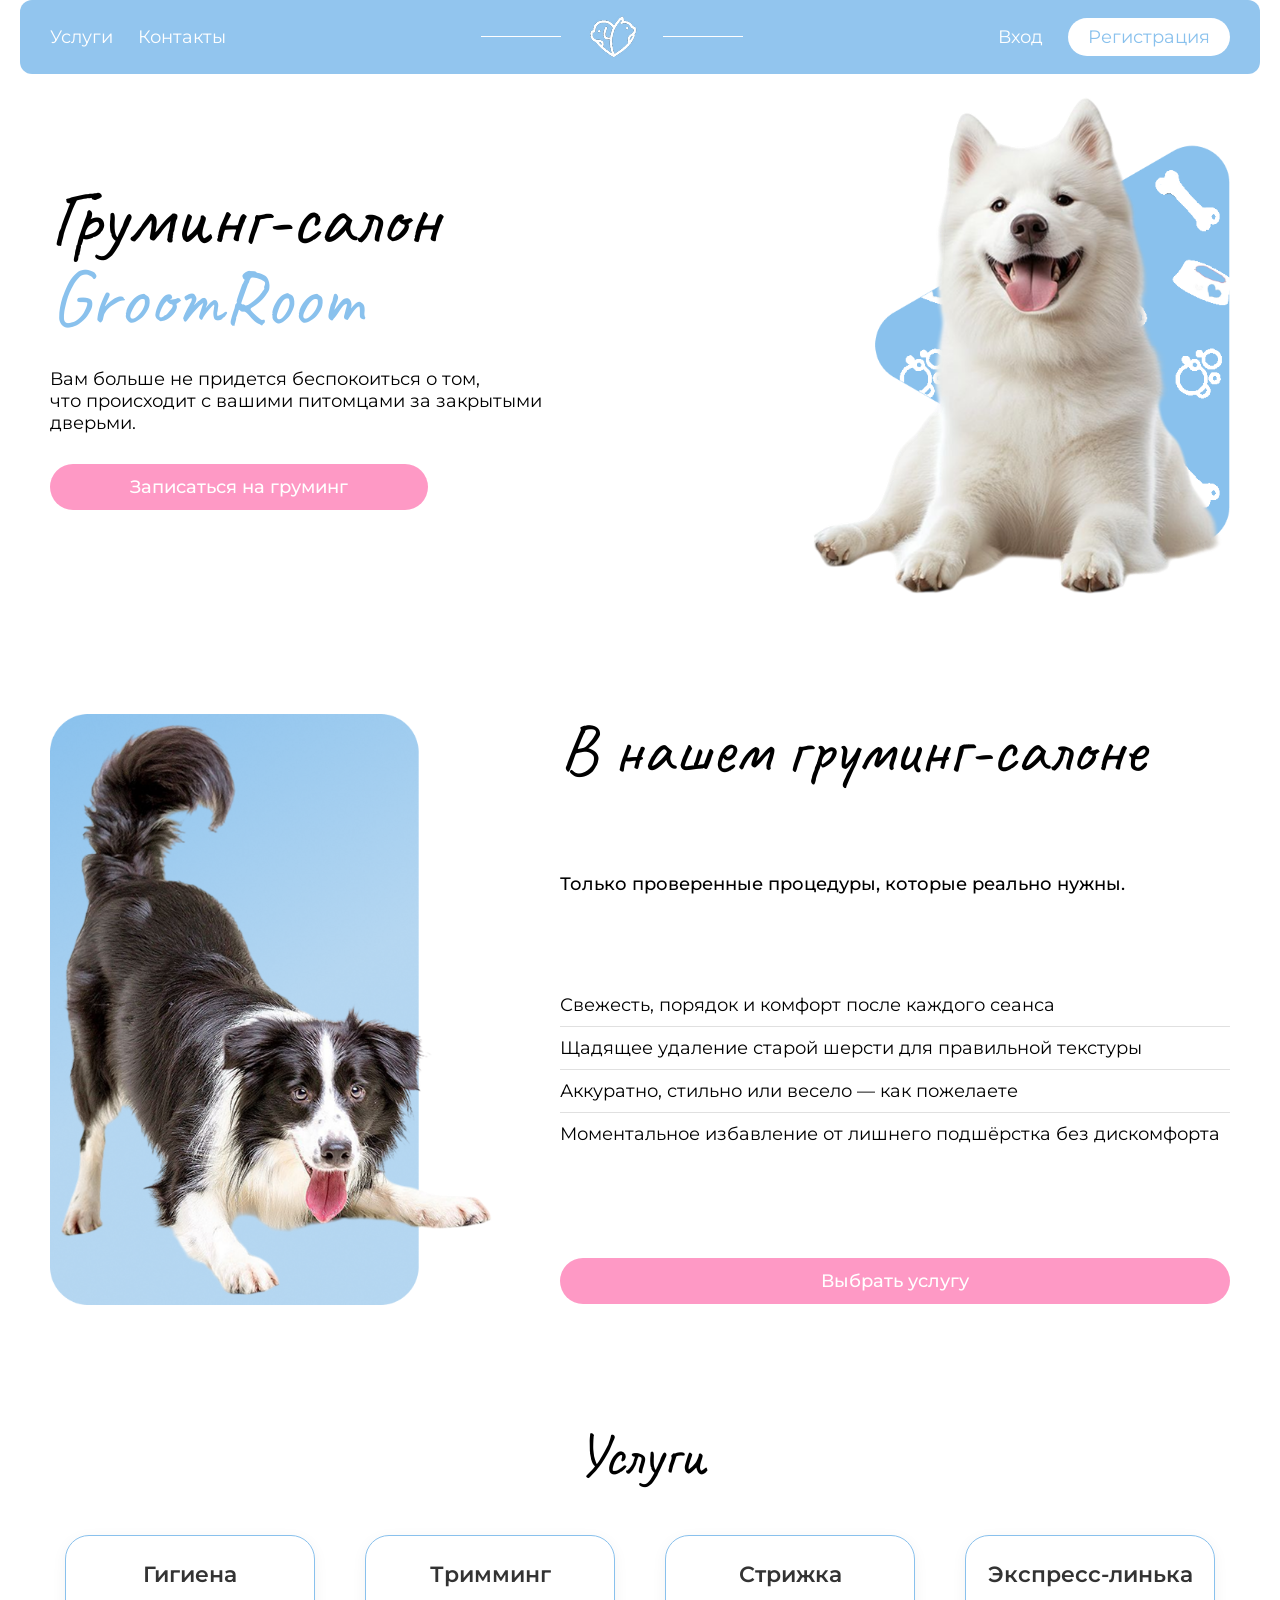
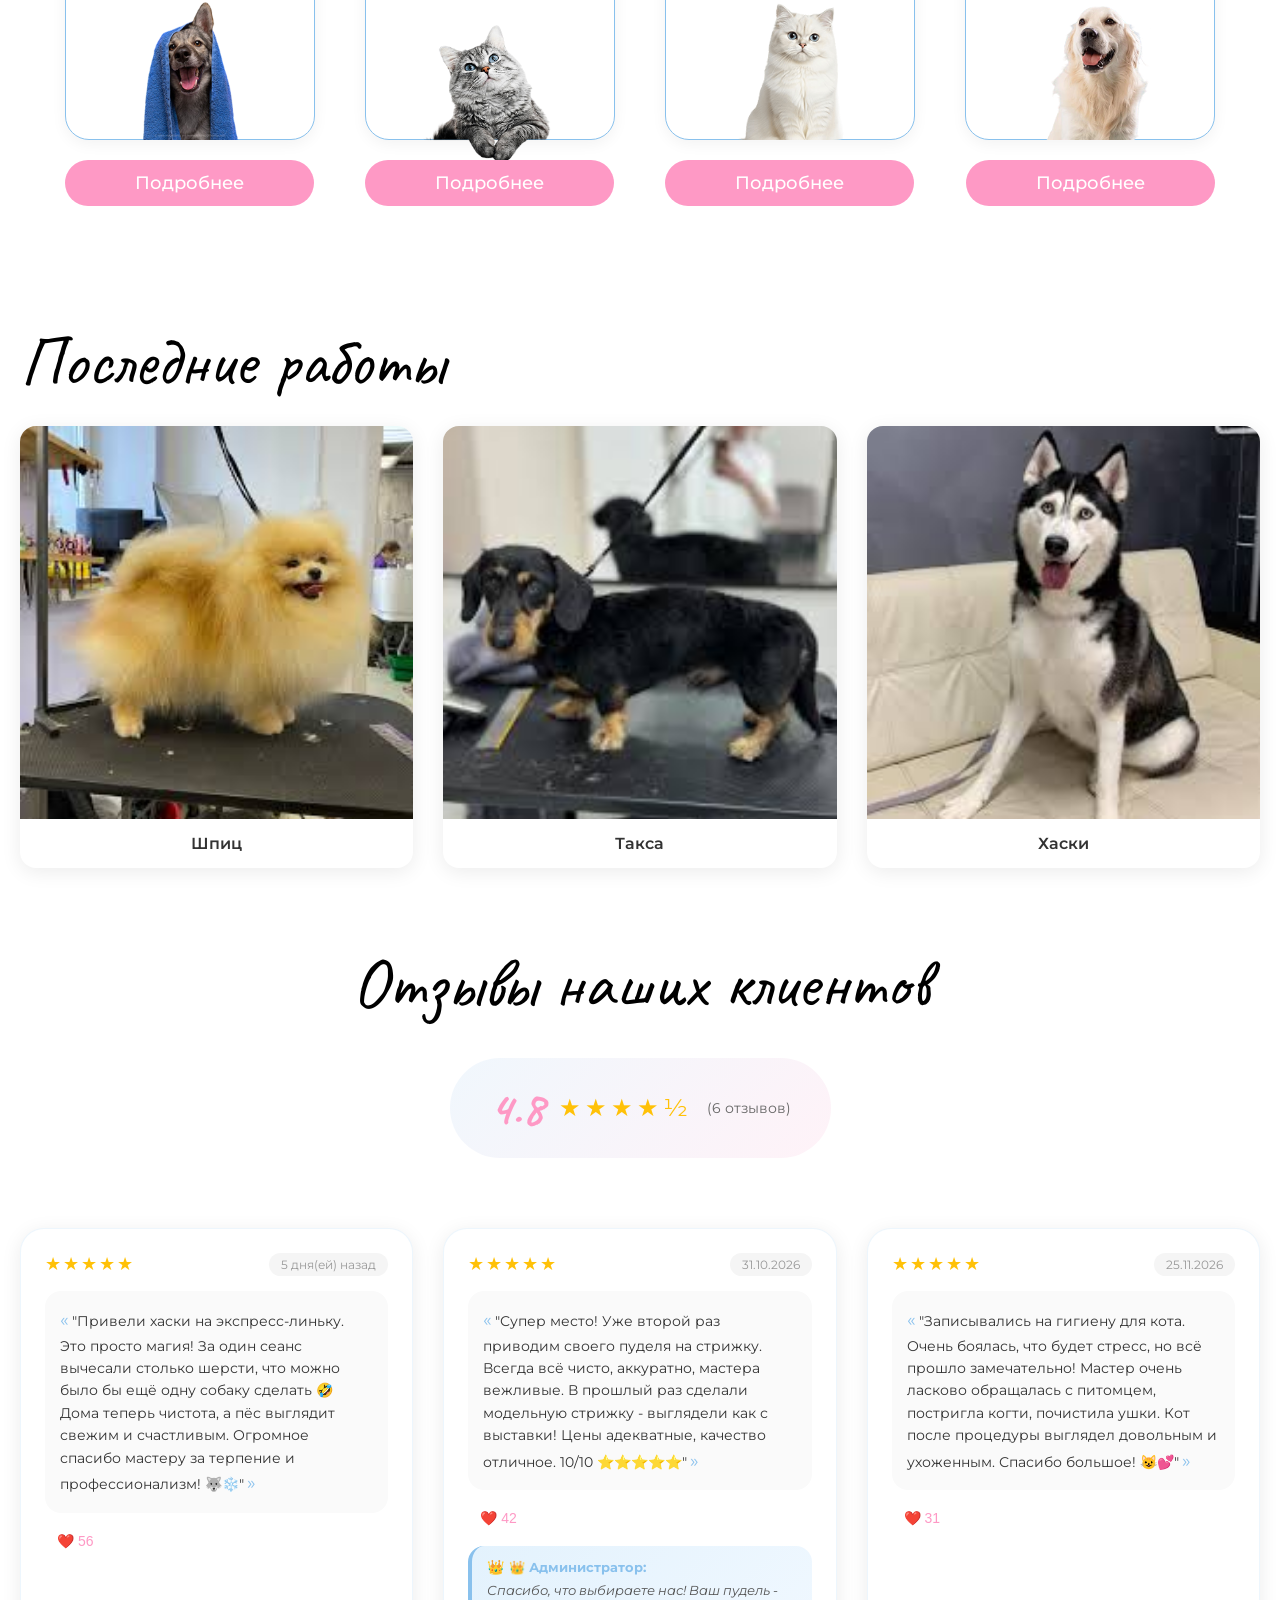
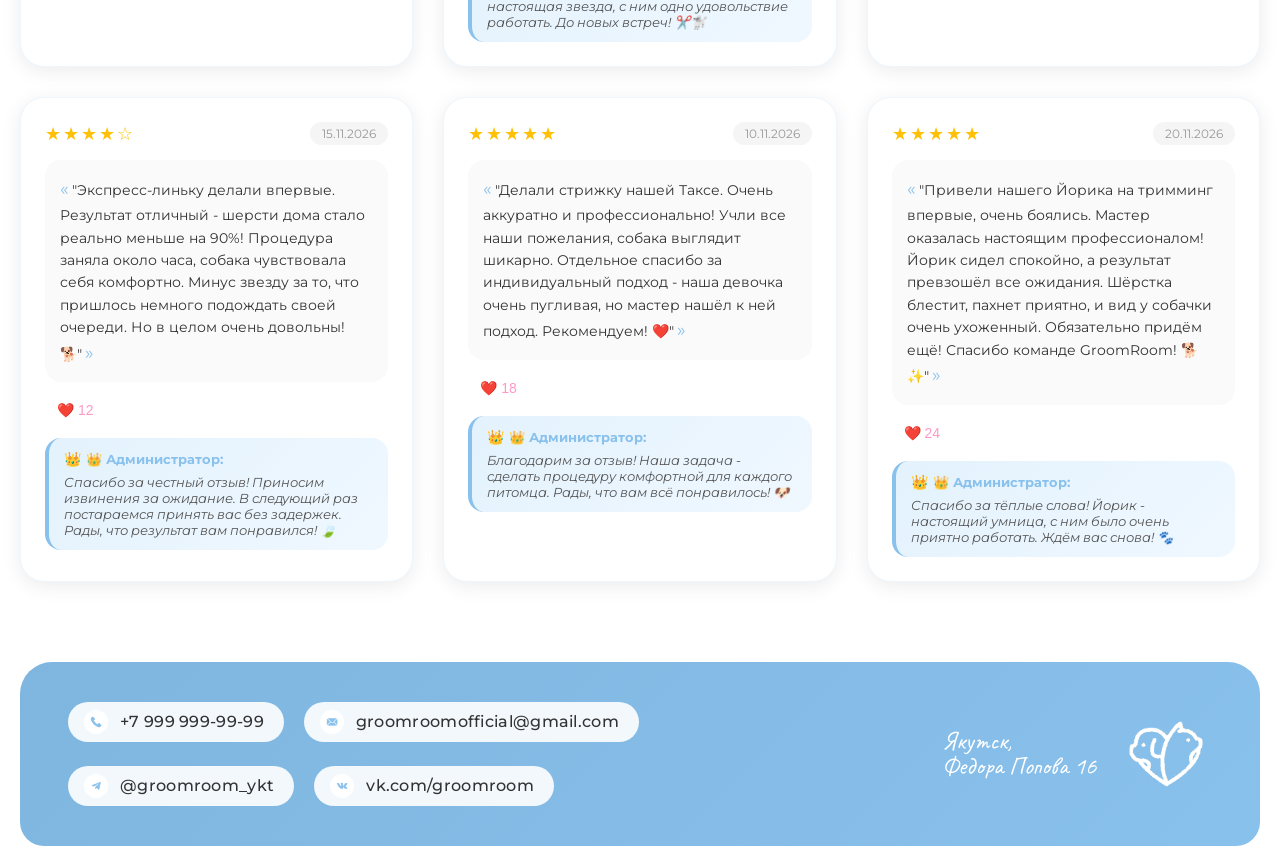
<file: user.html>
<!DOCTYPE html>
<html lang="ru">
<head>
    <meta charset="UTF-8">
    <meta name="viewport" content="width=device-width, initial-scale=1.0, maximum-scale=1.0, user-scalable=yes">
    <title>GroomRoom - Личный кабинет</title>
    <link href="https://fonts.googleapis.com/css2?family=Caveat:wght@400..700&family=Montserrat:wght@400;500;600;700&display=swap" rel="stylesheet">
    <link rel="stylesheet" href="css/main.css">
    <style>
        * {
            margin: 0;
            padding: 0;
            box-sizing: border-box;
        }

        body {
            font-family: 'Montserrat', sans-serif;
            background-color: #fff;
            min-height: 100vh;
        }

        .profile-container {
            max-width: 1400px;
            margin: 0 auto;
            padding: 20px;
        }

        .profile-card {
            background: white;
            border-radius: 32px;
            box-shadow: 0 8px 30px rgba(0, 0, 0, 0.08);
            overflow: hidden;
            margin-bottom: 40px;
        }

        .profile-header {
            background: linear-gradient(135deg, #89c1ed 0%, #7eb6df 100%);
            padding: 20px 30px;
            display: flex;
            justify-content: space-between;
            align-items: center;
            flex-wrap: wrap;
            gap: 15px;
        }

        .profile-header h3 {
            color: white;
            font-size: 28px;
            margin: 0;
            font-family: 'Caveat', cursive;
        }

        .logout-btn {
            background: rgba(255, 255, 255, 0.2);
            border: none;
            padding: 10px 24px;
            border-radius: 30px;
            color: white;
            font-family: 'Montserrat', sans-serif;
            font-weight: 600;
            cursor: pointer;
            transition: all 0.3s;
        }

        .logout-btn:hover {
            background: rgba(255, 255, 255, 0.3);
            transform: scale(1.02);
        }

        .profile-body {
            padding: 40px;
        }

        .profile-info {
            display: flex;
            align-items: center;
            gap: 40px;
            margin-bottom: 40px;
            flex-wrap: wrap;
        }

        .pet-avatar {
            position: relative;
            width: 100px;
            height: 100px;
            border-radius: 50%;
            overflow: hidden;
            background: #f0f0f0;
            cursor: pointer;
            transition: all 0.3s;
            box-shadow: 0 4px 15px rgba(0, 0, 0, 0.1);
            flex-shrink: 0;
        }

        .pet-avatar:hover {
            transform: scale(1.02);
            box-shadow: 0 6px 20px rgba(0, 0, 0, 0.15);
        }

        .pet-avatar img {
            width: 70%;
            height: 70%;
            object-fit: contain;
            position: absolute;
            top: 50%;
            left: 50%;
            transform: translate(-50%, -50%);
        }

        .avatar-edit-overlay {
            position: absolute;
            bottom: 0;
            left: 0;
            right: 0;
            background: rgba(0, 0, 0, 0.65);
            color: white;
            text-align: center;
            font-size: 10px;
            padding: 5px 0;
            opacity: 0;
            transition: opacity 0.3s;
            font-weight: 500;
        }

        .pet-avatar:hover .avatar-edit-overlay {
            opacity: 1;
        }

        .user-details {
            flex: 1;
        }

        .user-name {
            font-size: 24px;
            font-weight: 600;
            color: #333;
            margin-bottom: 8px;
        }

        .pet-name-display {
            font-size: 16px;
            color: #89c1ed;
            font-weight: 500;
            margin-bottom: 12px;
            display: flex;
            align-items: center;
            gap: 8px;
            flex-wrap: wrap;
        }

        .pet-name-display span {
            background: #f0f8ff;
            padding: 4px 12px;
            border-radius: 20px;
        }

        .edit-pet-name {
            background: none;
            border: none;
            color: #89c1ed;
            cursor: pointer;
            font-size: 14px;
            padding: 4px 8px;
            border-radius: 20px;
            transition: all 0.3s;
        }

        .edit-pet-name:hover {
            background: #89c1ed20;
        }

        .contact-info {
            display: flex;
            gap: 20px;
            flex-wrap: wrap;
            margin-top: 5px;
        }

        .contact-item-small {
            display: flex;
            align-items: center;
            gap: 8px;
            background: #f5f5f5;
            padding: 6px 14px;
            border-radius: 40px;
            font-size: 13px;
            transition: all 0.3s;
        }

        .contact-item-small:hover {
            background: #e8e8e8;
        }

        .contact-item-small img {
            width: 16px;
            height: 16px;
        }

        .contact-item-small input {
            border: none;
            background: transparent;
            font-family: 'Montserrat', sans-serif;
            font-size: 13px;
            width: auto;
            min-width: 120px;
            padding: 0;
        }

        .contact-item-small input:focus {
            outline: none;
            border-bottom: 1px dashed #89c1ed;
        }

        .calendar-card {
            background: white;
            border-radius: 32px;
            box-shadow: 0 8px 30px rgba(0, 0, 0, 0.08);
            margin-bottom: 40px;
            overflow: hidden;
        }

        .calendar-header {
            background: linear-gradient(135deg, #89c1ed 0%, #7eb6df 100%);
            padding: 20px 30px;
            display: flex;
            justify-content: space-between;
            align-items: center;
            flex-wrap: wrap;
            gap: 15px;
        }

        .calendar-header h4 {
            color: white;
            font-size: 24px;
            margin: 0;
            font-family: 'Caveat', cursive;
        }

        .calendar-nav {
            display: flex;
            gap: 15px;
            align-items: center;
        }

        .calendar-nav button {
            background: rgba(255, 255, 255, 0.2);
            border: none;
            width: 36px;
            height: 36px;
            border-radius: 50%;
            font-size: 18px;
            cursor: pointer;
            color: white;
            transition: all 0.3s;
        }

        .calendar-nav button:hover {
            background: rgba(255, 255, 255, 0.4);
            transform: scale(1.05);
        }

        .current-month {
            font-size: 16px;
            font-weight: 600;
            color: white;
            min-width: 140px;
            text-align: center;
        }

        .calendar-legend {
            padding: 12px 30px;
            display: flex;
            gap: 20px;
            flex-wrap: wrap;
            border-bottom: 1px solid #f0f0f0;
            background: #fafafa;
        }

        .legend-item {
            display: flex;
            align-items: center;
            gap: 8px;
            font-size: 12px;
        }

        .legend-color {
            width: 20px;
            height: 20px;
            border-radius: 50%;
        }

        .legend-color.red {
            background: #ff6b6b;
        }

        .legend-color.green {
            background: #51cf66;
        }

        .legend-color.default {
            background: #e9ecef;
            border: 1px solid #dee2e6;
        }

        .calendar-grid {
            padding: 20px 30px;
        }

        .weekdays {
            display: grid;
            grid-template-columns: repeat(7, 1fr);
            text-align: center;
            margin-bottom: 15px;
        }

        .weekday {
            font-weight: 600;
            color: #89c1ed;
            padding: 8px;
            font-size: 13px;
        }

        .calendar-days {
            display: grid;
            grid-template-columns: repeat(7, 1fr);
            gap: 8px;
        }

        .calendar-day {
            aspect-ratio: 1;
            background: #f8f9fa;
            border-radius: 14px;
            display: flex;
            flex-direction: column;
            align-items: center;
            justify-content: center;
            font-weight: 500;
            position: relative;
            min-height: 70px;
        }

        .calendar-day.busy {
            background: #ffe8e8;
            cursor: not-allowed;
            opacity: 0.7;
        }

        .calendar-day.free {
            background: #e8f5e9;
            cursor: pointer;
            transition: all 0.3s;
        }

        .calendar-day.free:hover {
            transform: scale(1.02);
            background: #c8e6c9;
        }

        .calendar-day.default {
            cursor: pointer;
        }

        .calendar-day.default:hover {
            background: #e9ecef;
        }

        .calendar-day.selected {
            border: 2px solid #89c1ed;
            background: #e3f2fd;
        }

        .day-number {
            font-size: 16px;
            font-weight: 600;
        }

        .day-status-icon {
            font-size: 12px;
            margin-top: 4px;
        }

        .calendar-day.empty {
            background: transparent;
            cursor: default;
            border: 1px dashed #e0e0e0;
        }

        .calendar-day.empty:hover {
            transform: none;
            background: transparent;
        }

        .form-card {
            background: white;
            border-radius: 32px;
            box-shadow: 0 8px 30px rgba(0, 0, 0, 0.08);
            margin-bottom: 40px;
            overflow: hidden;
        }

        .form-header {
            background: linear-gradient(135deg, #89c1ed 0%, #7eb6df 100%);
            padding: 20px 30px;
        }

        .form-header h4 {
            color: white;
            font-size: 24px;
            margin: 0;
            font-family: 'Caveat', cursive;
        }

        .form-body {
            padding: 30px;
        }

        .form-row {
            display: flex;
            gap: 20px;
            flex-wrap: wrap;
            margin-bottom: 20px;
        }

        .form-group {
            flex: 1;
            min-width: 200px;
        }

        .form-group label {
            display: block;
            margin-bottom: 8px;
            font-weight: 500;
            font-size: 14px;
            color: #333;
        }

        select, input[type="text"], input[type="date"], textarea {
            width: 100%;
            padding: 12px 16px;
            border: 2px solid #e0e0e0;
            border-radius: 30px;
            font-family: 'Montserrat', sans-serif;
            font-size: 14px;
            transition: all 0.3s;
        }

        select:focus, input:focus, textarea:focus {
            outline: none;
            border-color: #89c1ed;
        }

        textarea {
            border-radius: 20px;
            resize: vertical;
            min-height: 80px;
        }

        .error-message {
            color: #fe99c5;
            font-size: 12px;
            margin-top: 5px;
            padding-left: 16px;
        }

        .photo-preview {
            width: 80px;
            height: 80px;
            border-radius: 16px;
            overflow: hidden;
            margin-top: 10px;
            background: #f0f0f0;
        }

        .photo-preview img {
            width: 100%;
            height: 100%;
            object-fit: cover;
        }

        .date-warning {
            font-size: 12px;
            padding: 8px 12px;
            border-radius: 20px;
            margin-top: 8px;
        }

        .date-warning.warning {
            background: #fff3e0;
            color: #e67700;
        }

        .date-warning.success {
            background: #e8f5e9;
            color: #2e7d32;
        }

        .btn-submit {
            background: #fe99c5;
            border: none;
            padding: 14px 30px;
            border-radius: 40px;
            color: white;
            font-family: 'Montserrat', sans-serif;
            font-weight: 600;
            font-size: 16px;
            cursor: pointer;
            transition: all 0.3s;
            width: 100%;
        }

        .btn-submit:hover {
            background: #ff85b8;
            transform: scale(1.02);
        }

        .btn-submit:disabled {
            background: #ccc;
            cursor: not-allowed;
            transform: none;
        }

        .applications-card {
            background: white;
            border-radius: 32px;
            box-shadow: 0 8px 30px rgba(0, 0, 0, 0.08);
            overflow: hidden;
        }

        .applications-header {
            background: linear-gradient(135deg, #89c1ed 0%, #7eb6df 100%);
            padding: 20px 30px;
        }

        .applications-header h4 {
            color: white;
            font-size: 24px;
            margin: 0;
            font-family: 'Caveat', cursive;
        }

        .filters-section {
            margin-bottom: 25px;
            display: flex;
            gap: 15px;
            flex-wrap: wrap;
            align-items: center;
        }

        .filter-btn {
            padding: 8px 20px;
            border: 2px solid #e0e0e0;
            background: white;
            border-radius: 30px;
            font-family: 'Montserrat', sans-serif;
            font-size: 13px;
            cursor: pointer;
            transition: all 0.3s;
        }

        .filter-btn.active {
            background: #89c1ed;
            color: white;
            border-color: #89c1ed;
        }

        .filter-btn:hover:not(.active) {
            border-color: #89c1ed;
        }

        .applications-list {
            padding: 20px 30px;
            max-height: 600px;
            overflow-y: auto;
        }

        .application-card {
            background: #f8f9fa;
            border-radius: 20px;
            padding: 20px;
            margin-bottom: 15px;
            display: flex;
            justify-content: space-between;
            align-items: center;
            flex-wrap: wrap;
            gap: 15px;
            transition: all 0.3s;
            cursor: pointer;
        }

        .application-card:hover {
            transform: translateX(5px);
            background: #f1f3f5;
        }

        .app-info {
            flex: 2;
        }

        .app-pet-name {
            font-weight: 700;
            font-size: 18px;
            color: #333;
            display: flex;
            align-items: center;
            gap: 10px;
            flex-wrap: wrap;
        }

        .app-pet-photo-mini {
            width: 40px;
            height: 40px;
            border-radius: 50%;
            object-fit: cover;
        }

        .app-service {
            font-size: 13px;
            color: #89c1ed;
            margin-top: 5px;
        }

        .app-date {
            font-size: 12px;
            color: #868e96;
            margin-top: 3px;
        }

        .app-message {
            font-size: 12px;
            color: #666;
            margin-top: 5px;
            font-style: italic;
        }

        /* Статусы */
        .status-badge {
            padding: 6px 16px;
            border-radius: 30px;
            font-size: 13px;
            font-weight: 600;
        }

        .status-new {
            background: #fe99c5;
            color: white;
        }

        .status-processing {
            background: #89c1ed;
            color: white;
        }

        .status-completed {
            background: #51cf66;
            color: white;
        }

        .app-actions {
            display: flex;
            gap: 10px;
        }

        .action-btn {
            background: none;
            border: none;
            font-size: 20px;
            cursor: pointer;
            padding: 8px;
            border-radius: 50%;
            transition: all 0.3s;
        }

        .action-btn.delete:hover {
            background: #ffebee;
            color: #f44336;
        }

        .action-btn.view:hover {
            background: #e3f2fd;
            color: #89c1ed;
        }

        .action-btn.disabled {
            opacity: 0.3;
            cursor: not-allowed;
        }

        .empty-state {
            text-align: center;
            padding: 60px;
            color: #adb5bd;
            font-size: 16px;
        }

        .empty-state::before {
            content: "🐾";
            display: block;
            font-size: 48px;
            margin-bottom: 15px;
            opacity: 0.5;
        }

        .modal {
            display: none;
            position: fixed;
            top: 0;
            left: 0;
            width: 100%;
            height: 100%;
            background-color: rgba(0, 0, 0, 0.5);
            z-index: 1000;
            justify-content: center;
            align-items: center;
            animation: fadeIn 0.3s ease;
        }

        .modal.active {
            display: flex;
        }

        .modal-content {
            background: white;
            border-radius: 32px;
            max-width: 500px;
            width: 90%;
            max-height: 90vh;
            overflow-y: auto;
            position: relative;
            animation: slideUp 0.3s ease;
        }

        .modal-header {
            display: flex;
            justify-content: space-between;
            align-items: center;
            padding: 20px 30px;
            border-bottom: 2px solid #f0f0f0;
        }

        .modal-header h3 {
            margin: 0;
            font-size: 28px;
            font-family: 'Caveat', cursive;
        }

        .modal-close {
            background: none;
            border: none;
            font-size: 28px;
            cursor: pointer;
            color: #999;
            transition: color 0.3s;
            padding: 0;
            width: 32px;
            height: 32px;
            display: flex;
            align-items: center;
            justify-content: center;
        }

        .modal-close:hover {
            color: #fe99c5;
        }

        .modal-body {
            padding: 30px;
        }

        .photo-modal .modal-content {
            max-width: 500px;
        }

        .full-photo {
            width: 100%;
            border-radius: 20px;
            margin-bottom: 20px;
        }

        .chat-container {
            position: fixed;
            bottom: 20px;
            right: 20px;
            width: 350px;
            max-width: calc(100vw - 40px);
            background: white;
            border-radius: 20px;
            box-shadow: 0 10px 40px rgba(0, 0, 0, 0.2);
            z-index: 1100;
            display: flex;
            flex-direction: column;
            overflow: hidden;
            transition: all 0.3s;
        }

        .chat-container.chat-minimized {
            height: 50px;
            overflow: hidden;
        }

        .chat-header {
            background: linear-gradient(135deg, #89c1ed, #7eb6df);
            padding: 12px 16px;
            color: white;
            display: flex;
            justify-content: space-between;
            align-items: center;
            cursor: pointer;
        }

        .chat-pet-info {
            display: flex;
            align-items: center;
            gap: 10px;
        }

        .chat-pet-avatar {
            font-size: 24px;
        }

        .chat-minimize {
            background: rgba(255, 255, 255, 0.2);
            border: none;
            color: white;
            font-size: 20px;
            width: 28px;
            height: 28px;
            border-radius: 50%;
            cursor: pointer;
        }

        .chat-messages {
            height: 350px;
            overflow-y: auto;
            padding: 16px;
            background: #f5f5f5;
            display: flex;
            flex-direction: column;
            gap: 12px;
        }

        .chat-message {
            max-width: 80%;
            padding: 10px 14px;
            border-radius: 18px;
            position: relative;
        }

        .chat-message.my-message {
            background: #89c1ed;
            color: white;
            align-self: flex-end;
            border-bottom-right-radius: 4px;
        }

        .chat-message.their-message {
            background: white;
            color: #333;
            align-self: flex-start;
            border-bottom-left-radius: 4px;
            box-shadow: 0 1px 2px rgba(0, 0, 0, 0.1);
        }

        .chat-message-text {
            font-size: 14px;
            word-wrap: break-word;
        }

        .chat-message-time {
            font-size: 10px;
            opacity: 0.7;
            margin-top: 4px;
        }

        .read-status {
            font-size: 10px;
            margin-left: 8px;
        }

        .chat-input-area {
            display: flex;
            padding: 12px;
            background: white;
            border-top: 1px solid #eee;
            gap: 8px;
        }

        .chat-input-area textarea {
            flex: 1;
            border: 1px solid #ddd;
            border-radius: 20px;
            padding: 8px 12px;
            resize: none;
            font-family: 'Montserrat', sans-serif;
            font-size: 13px;
        }

        .chat-send-btn {
            background: #fe99c5;
            border: none;
            width: 40px;
            height: 40px;
            border-radius: 50%;
            color: white;
            cursor: pointer;
            transition: all 0.3s;
        }

        .chat-send-btn:hover {
            transform: scale(1.05);
            background: #ff85b8;
        }

        .chat-button {
            position: fixed;
            bottom: 20px;
            right: 20px;
            width: 55px;
            height: 55px;
            border-radius: 50%;
            background: linear-gradient(135deg, #fe99c5, #ff85b8);
            border: none;
            color: white;
            font-size: 24px;
            cursor: pointer;
            box-shadow: 0 4px 15px rgba(0, 0, 0, 0.2);
            z-index: 1099;
            transition: all 0.3s;
            display: flex;
            align-items: center;
            justify-content: center;
            line-height: 1;
        }

        .chat-button:hover {
            transform: scale(1.1);
        }

        .chat-button .unread-badge {
            position: absolute;
            top: -5px;
            right: -5px;
            background: #ff4444;
            color: white;
            font-size: 11px;
            padding: 2px 6px;
            border-radius: 20px;
            min-width: 18px;
        }

        .review-buttons {
            display: flex;
            gap: 15px;
            margin-top: 20px;
        }

        .btn-small {
            padding: 8px 20px;
            font-size: 14px;
            background: #fe99c5;
            border: none;
            border-radius: 40px;
            color: white;
            cursor: pointer;
        }

        .rating-input {
            margin: 20px 0;
        }

        .stars-input {
            display: flex;
            gap: 8px;
            margin-top: 10px;
        }

        .star {
            font-size: 28px;
            cursor: pointer;
            color: #ddd;
            transition: all 0.2s;
        }

        .star:hover {
            color: #ffc107;
            transform: scale(1.1);
        }

        @keyframes fadeIn {
            from { opacity: 0; }
            to { opacity: 1; }
        }

        @keyframes slideUp {
            from {
                opacity: 0;
                transform: translateY(50px);
            }
            to {
                opacity: 1;
                transform: translateY(0);
            }
        }

        @keyframes slideIn {
            from {
                opacity: 0;
                transform: translateY(20px);
            }
            to {
                opacity: 1;
                transform: translateY(0);
            }
        }

        @keyframes pulse {
            0% { transform: scale(1); background: linear-gradient(135deg, #fe99c5, #ff85b8); }
            50% { transform: scale(1.1); background: linear-gradient(135deg, #ff85b8, #fe99c5); }
            100% { transform: scale(1); background: linear-gradient(135deg, #fe99c5, #ff85b8); }
        }

        .calendar-card, .form-card, .applications-card {
            animation: slideIn 0.4s ease-out;
        }

        ::-webkit-scrollbar {
            width: 4px;
            height: 4px;
        }

        ::-webkit-scrollbar-track {
            background: #f1f1f1;
            border-radius: 10px;
        }

        ::-webkit-scrollbar-thumb {
            background: #89c1ed;
            border-radius: 10px;
        }

        @media (max-width: 768px) {
            .profile-container {
                padding: 15px;
            }
            
            .profile-body {
                padding: 20px;
            }
            
            .profile-info {
                flex-direction: column;
                text-align: center;
            }
            
            .contact-info {
                justify-content: center;
            }
            
            .calendar-days {
                gap: 5px;
            }
            
            .calendar-day {
                min-height: 55px;
            }
            
            .day-number {
                font-size: 13px;
            }
            
            .application-card {
                flex-direction: column;
                text-align: center;
            }
            
            .app-pet-name {
                justify-content: center;
            }
            
            .app-actions {
                justify-content: center;
            }
            
            .chat-container {
                width: calc(100% - 30px);
                left: 15px;
                right: 15px;
            }
            
            .chat-messages {
                height: 280px;
            }
            
            .chat-button {
                width: 48px;
                height: 48px;
                font-size: 20px;
                bottom: 12px;
                right: 12px;
            }
            
            .empty-state {
                padding: 40px;
            }
        }

        @media (max-width: 480px) {
            .profile-container {
                padding: 12px !important;
            }
            
            .profile-header {
                flex-direction: column !important;
                text-align: center !important;
                padding: 16px !important;
            }
            
            .profile-header h3 {
                font-size: 22px !important;
            }
            
            .logout-btn {
                width: 100% !important;
                padding: 8px 16px !important;
            }
            
            .profile-body {
                padding: 16px !important;
            }
            
            .profile-info {
                gap: 20px !important;
            }
            
            .pet-avatar {
                width: 80px !important;
                height: 80px !important;
                margin: 0 auto !important;
            }
            
            .user-name {
                font-size: 20px !important;
            }
            
            .pet-name-display {
                font-size: 14px !important;
                justify-content: center !important;
            }
            
            .contact-info {
                gap: 12px !important;
                justify-content: center;
            }
            
            .contact-item-small {
                padding: 5px 12px !important;
                font-size: 11px !important;
            }
            
            .contact-item-small input {
                font-size: 11px !important;
                min-width: 100px;
            }
            
            /* Календарь */
            .calendar-header {
                flex-direction: column !important;
                text-align: center !important;
                padding: 14px !important;
            }
            
            .calendar-header h4 {
                font-size: 20px !important;
                margin-bottom: 8px;
            }
            
            .calendar-nav button {
                width: 32px !important;
                height: 32px !important;
                font-size: 16px !important;
            }
            
            .current-month {
                font-size: 13px !important;
                min-width: 120px;
            }
            
            .calendar-legend {
                padding: 10px 12px !important;
                gap: 12px;
                justify-content: center;
            }
            
            .legend-item {
                font-size: 10px !important;
            }
            
            .legend-color {
                width: 18px !important;
                height: 18px !important;
            }
            
            .calendar-grid {
                padding: 12px !important;
            }
            
            .weekday {
                font-size: 10px !important;
                padding: 5px !important;
            }
            
            .calendar-days {
                gap: 5px;
            }
            
            .calendar-day {
                min-height: 50px !important;
                border-radius: 12px;
            }
            
            .day-number {
                font-size: 12px !important;
            }
            
            .day-status-icon {
                font-size: 10px !important;
            }
            
            /* Форма */
            .form-header {
                padding: 14px !important;
                text-align: center;
            }
            
            .form-header h4 {
                font-size: 20px !important;
            }
            
            .form-body {
                padding: 16px !important;
            }
            
            .form-row {
                flex-direction: column;
                gap: 15px;
            }
            
            .form-group {
                min-width: 100%;
            }
            
            .form-group label {
                font-size: 13px !important;
            }
            
            select, input[type="text"], input[type="date"], textarea {
                padding: 10px 14px !important;
                font-size: 13px !important;
            }
            
            .btn-submit {
                padding: 12px 20px !important;
                font-size: 15px !important;
            }
            
            .photo-preview {
                width: 60px !important;
                height: 60px !important;
            }
            
            .applications-header {
                padding: 14px !important;
                text-align: center;
            }
            
            .applications-header h4 {
                font-size: 20px !important;
            }
            
            .filters-section {
                gap: 8px !important;
                justify-content: center;
            }
            
            .filter-btn {
                padding: 6px 14px !important;
                font-size: 11px !important;
            }
            
            .applications-list {
                padding: 14px !important;
            }
            
            .application-card {
                padding: 14px !important;
                flex-direction: column !important;
                text-align: center !important;
            }
            
            .app-pet-name {
                font-size: 16px !important;
                justify-content: center;
            }
            
            .app-pet-photo-mini {
                width: 35px !important;
                height: 35px !important;
            }
            
            .app-service, .app-date, .app-message {
                font-size: 11px !important;
            }
            
            .status-badge {
                padding: 4px 12px !important;
                font-size: 11px !important;
            }
            
            .app-actions {
                justify-content: center;
                gap: 8px;
            }
            
            .action-btn {
                font-size: 18px !important;
                padding: 6px !important;
            }
            
            /* Модалки */
            .modal-content {
                width: 95% !important;
                margin: 10px auto !important;
                border-radius: 24px !important;
            }
            
            .modal-header {
                padding: 14px 18px !important;
            }
            
            .modal-header h3 {
                font-size: 22px !important;
            }
            
            .modal-body {
                padding: 18px !important;
            }
            
            .modal-close {
                font-size: 24px !important;
            }
            
            .chat-container {
                width: calc(100% - 20px) !important;
                left: 10px !important;
                right: 10px !important;
                bottom: 10px !important;
            }
            
            .chat-messages {
                height: 250px !important;
            }
            
            .chat-message-text {
                font-size: 12px !important;
            }
            
            .chat-send-btn {
                width: 38px !important;
                height: 38px !important;
                font-size: 16px !important;
            }
            
            .chat-button {
                width: 48px !important;
                height: 48px !important;
                font-size: 20px !important;
                bottom: 12px !important;
                right: 12px !important;
                display: flex !important;
                align-items: center !important;
                justify-content: center !important;
            }
            
            .stars-input {
                gap: 5px;
            }
            
            .star {
                font-size: 24px !important;
            }
            
            .review-buttons .btn,
            .review-buttons .btn-small {
                padding: 6px 12px !important;
                font-size: 12px !important;
            }
            
            .empty-state {
                padding: 30px 20px !important;
                font-size: 13px;
            }
            
            .empty-state::before {
                font-size: 36px;
            }
        }

        @media (max-width: 380px) {
            .profile-container {
                padding: 5px !important;
            }
            
            .profile-header {
                padding: 10px 12px !important;
            }
            
            .profile-header h3 {
                font-size: 18px !important;
            }
            
            .logout-btn {
                padding: 6px 12px !important;
                font-size: 11px !important;
            }
            
            .profile-body {
                padding: 10px !important;
            }
            
            .profile-info {
                gap: 10px !important;
                margin-bottom: 10px !important;
            }
            
            .pet-avatar {
                width: 55px !important;
                height: 55px !important;
            }
            
            .user-name {
                font-size: 16px !important;
            }
            
            .pet-name-display {
                font-size: 11px !important;
            }
            
            .contact-item-small {
                padding: 3px 8px !important;
                font-size: 9px !important;
            }
            
            .contact-item-small input {
                font-size: 9px !important;
                min-width: 80px !important;
            }
            
            .calendar-header {
                padding: 8px 10px !important;
            }
            
            .calendar-header h4 {
                font-size: 14px !important;
            }
            
            .calendar-nav button {
                width: 26px !important;
                height: 26px !important;
                font-size: 12px !important;
            }
            
            .current-month {
                font-size: 10px !important;
                min-width: 95px !important;
            }
            
            .calendar-legend {
                padding: 5px 8px !important;
                gap: 6px !important;
            }
            
            .legend-item {
                font-size: 7px !important;
            }
            
            .legend-color {
                width: 12px !important;
                height: 12px !important;
            }
            
            .calendar-grid {
                padding: 6px !important;
            }
            
            .weekday {
                font-size: 7px !important;
                padding: 3px !important;
            }
            
            .calendar-days {
                gap: 3px !important;
            }
            
            .calendar-day {
                min-height: 38px !important;
                border-radius: 6px !important;
            }
            
            .day-number {
                font-size: 9px !important;
            }
            
            .day-status-icon {
                font-size: 7px !important;
                margin-top: 1px !important;
            }
            
            .form-header {
                padding: 8px 10px !important;
            }
            
            .form-header h4 {
                font-size: 14px !important;
            }
            
            .form-body {
                padding: 8px !important;
            }
            
            .form-row {
                gap: 8px !important;
            }
            
            .form-group label {
                font-size: 10px !important;
                margin-bottom: 3px !important;
            }
            
            select, input[type="text"], input[type="date"], textarea {
                padding: 6px 8px !important;
                font-size: 11px !important;
                border-radius: 20px !important;
            }
            
            .btn-submit {
                padding: 8px 12px !important;
                font-size: 12px !important;
            }
            
            .photo-preview {
                width: 45px !important;
                height: 45px !important;
            }
            
            .date-warning {
                font-size: 8px !important;
                padding: 4px 6px !important;
            }
            
            .applications-header {
                padding: 8px 10px !important;
            }
            
            .applications-header h4 {
                font-size: 14px !important;
            }
            
            .filters-section {
                gap: 4px !important;
                padding: 0 0 8px 0 !important;
            }
            
            .filter-btn {
                padding: 3px 8px !important;
                font-size: 9px !important;
                border-radius: 20px !important;
            }
            
            .applications-list {
                padding: 8px !important;
            }
            
            .application-card {
                padding: 8px !important;
                gap: 6px !important;
            }
            
            .app-pet-name {
                font-size: 12px !important;
                gap: 4px !important;
            }
            
            .app-pet-photo-mini {
                width: 25px !important;
                height: 25px !important;
            }
            
            .app-service, .app-date, .app-message {
                font-size: 9px !important;
            }
            
            .status-badge {
                padding: 2px 8px !important;
                font-size: 9px !important;
            }
            
            .action-btn {
                font-size: 14px !important;
                padding: 3px !important;
            }
            
            .modal-content {
                width: 98% !important;
                margin: 5px auto !important;
                border-radius: 16px !important;
            }
            
            .modal-header {
                padding: 8px 12px !important;
            }
            
            .modal-header h3 {
                font-size: 16px !important;
            }
            
            .modal-body {
                padding: 10px !important;
            }
            
            .modal-close {
                font-size: 18px !important;
                width: 24px !important;
                height: 24px !important;
            }
            
            .chat-container {
                width: calc(100% - 16px) !important;
                left: 8px !important;
                right: 8px !important;
                bottom: 8px !important;
                border-radius: 12px !important;
            }
            
            .chat-header {
                padding: 6px 8px !important;
            }
            
            .chat-pet-avatar {
                font-size: 16px !important;
            }
            
            .chat-pet-info strong {
                font-size: 11px !important;
            }
            
            .chat-pet-info small {
                font-size: 8px !important;
            }
            
            .chat-minimize {
                width: 22px !important;
                height: 22px !important;
                font-size: 14px !important;
            }
            
            .chat-messages {
                height: 180px !important;
                padding: 6px !important;
                gap: 6px !important;
            }
            
            .chat-message-text {
                font-size: 10px !important;
            }
            
            .chat-message-time {
                font-size: 7px !important;
            }
            
            .chat-input-area {
                padding: 6px !important;
            }
            
            .chat-input-area textarea {
                padding: 4px 8px !important;
                font-size: 10px !important;
            }
            
            .chat-send-btn {
                width: 30px !important;
                height: 30px !important;
                font-size: 12px !important;
            }
            
            .chat-button {
                width: 40px !important;
                height: 40px !important;
                font-size: 18px !important;
                display: flex !important;
                align-items: center !important;
                justify-content: center !important;
            }
            
            .empty-state {
                padding: 20px 12px !important;
                font-size: 11px !important;
            }
            
            .empty-state::before {
                font-size: 28px !important;
            }
            
            .error-message {
                font-size: 9px !important;
                padding-left: 8px !important;
            }
            
            .star {
                font-size: 18px !important;
            }
            
            .review-buttons .btn, .review-buttons .btn-small, .review-buttons .btn-submit {
                padding: 5px 8px !important;
                font-size: 10px !important;
            }
        }

        @media (max-width: 896px) and (orientation: landscape) {
            .chat-container {
                width: 320px !important;
                left: auto;
                right: 15px;
            }
            
            .modal-content {
                max-height: 85vh;
            }
            
            .calendar-day {
                min-height: 60px;
            }
        }
    </style>
</head>
<body>
    <div class="profile-container">
        <div class="profile-card">
            <div class="profile-header">
                <h3>Личный кабинет</h3>
                <button class="logout-btn test-b-logout" onclick="window.logout()">Выйти</button>
            </div>
            <div class="profile-body">
                <div class="profile-info">
                    <div class="pet-avatar" onclick="document.getElementById('avatarInput').click()">
                        <img id="petAvatarImg" src="img/user.png" alt="Фото питомца">
                        <div class="avatar-edit-overlay">изменить</div>
                    </div>
                    <input type="file" id="avatarInput" accept="image/png,image/jpeg,image/jpg,image/bmp" style="display: none;">
                    
                    <div class="user-details">
                        <div class="user-name" id="userFullName">Загрузка...</div>
                        <div class="pet-name-display">
                            <span id="petNameDisplay">🐾 Кличка питомца</span>
                            <button class="edit-pet-name" onclick="window.editPetName()">✏️</button>
                        </div>
                        <div class="contact-info">
                            <div class="contact-item-small">
                                <img src="img/telefon.png" alt="Телефон">
                                <input type="tel" id="userPhone" placeholder="+ 7 999 999-99-99" onchange="window.saveUserPhone()">
                            </div>
                            <div class="contact-item-small">
                                <img src="img/pochta.png" alt="Email">
                                <span id="userEmail">загрузка...</span>
                            </div>
                        </div>
                    </div>
                </div>
            </div>
        </div>

        <div class="calendar-card">
            <div class="calendar-header">
                <h4>Календарь занятости</h4>
                <div class="calendar-nav">
                    <button onclick="window.prevMonth()">←</button>
                    <span class="current-month" id="currentMonth"></span>
                    <button onclick="window.nextMonth()">→</button>
                </div>
            </div>
            <div class="calendar-legend">
                <div class="legend-item"><div class="legend-color red"></div><span>Занято</span></div>
                <div class="legend-item"><div class="legend-color green"></div><span>Свободно</span></div>
                <div class="legend-item"><div class="legend-color default"></div><span>Статус не указан</span></div>
                <div class="legend-item"><span>✨ Нажмите на свободную дату, чтобы выбрать</span></div>
            </div>
            <div class="calendar-grid">
                <div class="weekdays">
                    <div class="weekday">Пн</div><div class="weekday">Вт</div><div class="weekday">Ср</div>
                    <div class="weekday">Чт</div><div class="weekday">Пт</div><div class="weekday">Сб</div><div class="weekday">Вс</div>
                </div>
                <div class="calendar-days" id="calendarDays"></div>
            </div>
        </div>

        <div class="form-card">
            <div class="form-header"><h4>Новая заявка</h4></div>
            <div class="form-body">
                <div class="form-row">
                    <div class="form-group">
                        <label>Кличка питомца</label>
                        <input type="text" class="test-i-name" id="petName" placeholder="Введите кличку">
                        <div id="petNameError" class="error-message"></div>
                    </div>
                    <div class="form-group">
                        <label>Услуга</label>
                        <select id="serviceSelect">
                            <option value="">Выберите услугу</option>
                            <option value="Гигиена">Гигиена</option>
                            <option value="Тримминг">Тримминг</option>
                            <option value="Стрижка">Стрижка</option>
                            <option value="Экспресс-линька">Экспресс-линька</option>
                        </select>
                        <div id="serviceError" class="error-message"></div>
                    </div>
                    <div class="form-group">
                        <label>Желаемая дата</label>
                        <input type="date" id="appointmentDate" onchange="window.checkDateAvailability()">
                        <div id="dateWarning" class="date-warning"></div>
                        <div id="dateError" class="error-message"></div>
                    </div>
                </div>
                <div class="form-row">
                    <div class="form-group">
                        <label>📸 Фото питомца</label>
                        <input type="file" id="petPhoto" class="test-c-photo" accept="image/png,image/jpeg,image/jpg,image/bmp">
                        <div class="photo-preview" id="photoPreview" style="display: none;"><img id="previewImg" src=""></div>
                        <div id="photoError" class="error-message"></div>
                    </div>
                    <div class="form-group">
                        <label>Дополнительные пожелания</label>
                        <textarea id="additionalMessage" placeholder="Особенности питомца, пожелания по стрижке..."></textarea>
                    </div>
                </div>
                <button class="btn-submit test-b-new" onclick="window.handleCreateApplication()">Создать заявку</button>
            </div>
        </div>

        <div class="applications-card">
            <div class="applications-header"><h4>Мои заявки</h4></div>
            <div class="form-body" style="padding: 20px 30px 0 30px;">
                <div class="filters-section">
                    <button class="filter-btn active" data-filter="all" onclick="window.setFilter('all')">Все</button>
                    <button class="filter-btn" data-filter="Новая" onclick="window.setFilter('Новая')">Новые</button>
                    <button class="filter-btn" data-filter="Обработка данных" onclick="window.setFilter('Обработка данных')">Обработка данных</button>
                    <button class="filter-btn" data-filter="Услуга оказана" onclick="window.setFilter('Услуга оказана')">Завершённые</button>
                </div>
            </div>
            <div class="applications-list" id="applications-list"></div>
        </div>
    </div>

    <div id="photoModal" class="modal photo-modal">
        <div class="modal-content">
            <div class="modal-header"><h3 id="photoModalTitle">Фото</h3><button class="modal-close" onclick="window.closeModal('photoModal')">&times;</button></div>
            <div class="modal-body"><img id="modalPhotoImg" class="full-photo" src=""><p id="modalPhotoCaption" style="text-align: center; color: #666;"></p></div>
        </div>
    </div>

    <div id="appDetailsModal" class="modal">
        <div class="modal-content">
            <div class="modal-header"><h3>Детали заявки</h3><button class="modal-close" onclick="window.closeModal('appDetailsModal')">&times;</button></div>
            <div class="modal-body" id="appDetailsBody"></div>
        </div>
    </div>
    
    <button class="chat-button" id="globalChatBtn" onclick="window.openGlobalChat()" style="display: none;">
        💬<span id="unreadBadge" class="unread-badge" style="display: none;">0</span>
    </button>

    <script src="js/auth.js"></script>
    <script src="js/applications.js"></script>
    <script src="js/security.js"></script>
    <script src="js/chat.js"></script>
    <script src="js/reviews.js"></script>
    <script src="js/toast.js"></script>
    <script src="js/modal.js"></script>
    <script>
        let currentUser = null;
        const CALENDAR_KEY = 'groomroom_calendar_status';
        let currentYear = new Date().getFullYear();
        let currentMonth = new Date().getMonth();
        let selectedDate = null;
        let currentFilter = 'all';
        let currentChatAppId = null;
        let selectedRating = 0;
        
        function escapeHtml(text) {
            if (!text) return '';
            const div = document.createElement('div');
            div.textContent = text;
            return div.innerHTML;
        }
        
        function getStatusClass(status) {
            switch(status) {
                case 'Новая': return 'status-new';
                case 'Обработка данных': return 'status-processing';
                case 'Услуга оказана': return 'status-completed';
                default: return '';
            }
        }
        
        function getCalendarStatus() {
            const saved = localStorage.getItem(CALENDAR_KEY);
            return saved ? JSON.parse(saved) : {};
        }
        
        function isDateBusy(dateStr) {
            const statuses = getCalendarStatus();
            return statuses[dateStr] === 'red';
        }
        
        function isDateFree(dateStr) {
            const statuses = getCalendarStatus();
            return statuses[dateStr] === 'green';
        }
        
        window.prevMonth = function() {
            if (currentMonth === 0) { currentMonth = 11; currentYear--; } 
            else { currentMonth--; }
            selectedDate = null;
            renderCalendar();
        };
        
        window.nextMonth = function() {
            if (currentMonth === 11) { currentMonth = 0; currentYear++; } 
            else { currentMonth++; }
            selectedDate = null;
            renderCalendar();
        };
        
        window.checkDateAvailability = function() {
            const date = document.getElementById('appointmentDate').value;
            const warningDiv = document.getElementById('dateWarning');
            if (!date) { warningDiv.innerHTML = ''; return; }
            if (isDateBusy(date)) {
                warningDiv.innerHTML = 'Эта дата занята! Выберите другую дату.';
                warningDiv.className = 'date-warning warning';
            } else if (isDateFree(date)) {
                warningDiv.innerHTML = 'Эта дата свободна!';
                warningDiv.className = 'date-warning success';
            } else {
                warningDiv.innerHTML = 'Статус даты не указан. Вы можете записаться.';
                warningDiv.className = 'date-warning';
            }
        };
        
        function selectCalendarDate(dateStr, day) {
            selectedDate = dateStr;
            document.getElementById('appointmentDate').value = dateStr;
            window.checkDateAvailability();
            renderCalendar();
            showToast(`Выбрана дата: ${day}.${currentMonth+1}.${currentYear}`, 'success');
        }
        
        function renderCalendar() {
            const firstDayOfMonth = new Date(currentYear, currentMonth, 1);
            const startWeekday = firstDayOfMonth.getDay();
            const daysInMonth = new Date(currentYear, currentMonth + 1, 0).getDate();
            let startOffset = startWeekday === 0 ? 6 : startWeekday - 1;
            const calendarDays = document.getElementById('calendarDays');
            const monthNames = ['Январь', 'Февраль', 'Март', 'Апрель', 'Май', 'Июнь', 'Июль', 'Август', 'Сентябрь', 'Октябрь', 'Ноябрь', 'Декабрь'];
            document.getElementById('currentMonth').innerHTML = `${monthNames[currentMonth]} ${currentYear}`;
            calendarDays.innerHTML = '';
            
            const today = new Date();
            today.setHours(0, 0, 0, 0);
            
            for (let i = 0; i < startOffset; i++) {
                const emptyDay = document.createElement('div');
                emptyDay.className = 'calendar-day empty';
                calendarDays.appendChild(emptyDay);
            }
            for (let day = 1; day <= daysInMonth; day++) {
                const dateStr = `${currentYear}-${String(currentMonth + 1).padStart(2, '0')}-${String(day).padStart(2, '0')}`;
                const isBusy = isDateBusy(dateStr);
                const isFree = isDateFree(dateStr);
                
                const currentDate = new Date(currentYear, currentMonth, day);
                const isPastDate = currentDate < today;
                
                const dayElement = document.createElement('div');
                if (isBusy || isPastDate) dayElement.className = 'calendar-day busy';
                else if (isFree) dayElement.className = 'calendar-day free';
                else dayElement.className = 'calendar-day default';
                
                if (!isBusy && !isPastDate) dayElement.onclick = () => selectCalendarDate(dateStr, day);
                else if (isPastDate) dayElement.onclick = () => showToast('Нельзя выбрать прошедшую дату', 'error');
                else dayElement.onclick = () => showToast('Эта дата занята, выберите другую', 'error');
                
                if (selectedDate === dateStr) dayElement.classList.add('selected');
                const dayNumber = document.createElement('div');
                dayNumber.className = 'day-number';
                dayNumber.textContent = day;
                const statusIcon = document.createElement('div');
                statusIcon.className = 'day-status-icon';
                if (isBusy) statusIcon.textContent = '🔴';
                else if (isFree) statusIcon.textContent = '🟢';
                else if (isPastDate) statusIcon.textContent = '⛔';
                else statusIcon.textContent = '❓';
                dayElement.appendChild(dayNumber);
                dayElement.appendChild(statusIcon);
                calendarDays.appendChild(dayElement);
            }
        }
        
        window.editPetName = function() {
            const currentName = document.getElementById('petName').value || '';
            const newName = prompt('Введите кличку питомца:', currentName);
            if (newName && newName.trim()) {
                const trimmedName = newName.trim();
                document.getElementById('petNameDisplay').innerHTML = `🐾 ${escapeHtml(trimmedName)}`;
                document.getElementById('petName').value = trimmedName;
                localStorage.setItem(`pet_name_${currentUser.id}`, trimmedName);
                showToast('Кличка сохранена!', 'success');
            }
        };
        
        function loadUserData() {
            document.getElementById('userFullName').textContent = currentUser.fio || 'Пользователь';
            
            const userEmail = currentUser.email || 'email@example.com';
            const emailSpan = document.getElementById('userEmail');
            if (emailSpan) {
                emailSpan.textContent = userEmail;
            }
        
            const userPhone = currentUser.phone || '+7 XXX XXX-XX-XX';
            const phoneInput = document.getElementById('userPhone');
            if (phoneInput) {
                phoneInput.value = userPhone;
                phoneInput.disabled = true;
                phoneInput.style.background = '#f5f5f5';
                phoneInput.style.color = '#666';
            }
            
            const savedPetPhoto = localStorage.getItem(`pet_avatar_${currentUser.id}`);
            if (savedPetPhoto && savedPetPhoto !== 'null') {
                document.getElementById('petAvatarImg').src = savedPetPhoto;
            }
            
            const savedPetName = localStorage.getItem(`pet_name_${currentUser.id}`);
            if (savedPetName && savedPetName !== 'null') {
                document.getElementById('petNameDisplay').innerHTML = `🐾 ${savedPetName}`;
                document.getElementById('petName').value = savedPetName;
            }
        }
        
        function formatDateFull(dateStr) {
            const date = new Date(dateStr);
            return date.toLocaleDateString('ru-RU', { day: 'numeric', month: 'long', year: 'numeric' });
        }
        
        window.showPhoto = function(photoSrc, title) {
            document.getElementById('photoModalTitle').textContent = title;
            document.getElementById('modalPhotoImg').src = photoSrc;
            document.getElementById('modalPhotoCaption').textContent = title;
            window.openModal('photoModal');
        };
        
        function hasReview(applicationId) {
            const reviews = JSON.parse(localStorage.getItem(REVIEWS_KEY) || '[]');
            return reviews.some(r => r.applicationId === applicationId);
        }
        
        window.showAppDetails = function(appId) {
            const applications = getUserApplications(currentUser.id);
            const app = applications.find(a => a.id === appId);
            if (!app) return;
            const modalBody = document.getElementById('appDetailsBody');
            modalBody.innerHTML = `
                <div style="margin-bottom: 20px;">
                    <strong>Кличка:</strong> ${escapeHtml(app.petName)}<br>
                    <strong>Услуга:</strong> ${escapeHtml(app.service || 'Не указана')}<br>
                    <strong>Дата:</strong> ${formatDateFull(app.appointmentDate || app.createdAt)}<br>
                    <strong>Статус:</strong> <span class="status-badge ${getStatusClass(app.status)}" style="display: inline-block; margin-top: 5px;">${app.status}</span><br>
                    ${app.additionalMessage ? `<strong>💬 Сообщение:</strong><br><p style="background:#f5f5f5; padding: 10px; border-radius: 16px; margin-top: 5px;">${escapeHtml(app.additionalMessage)}</p>` : ''}
                    ${app.resultPhoto ? `<strong>📸 Фото результата:</strong><br><img src="${app.resultPhoto}" style="max-width: 100%; border-radius: 16px; margin-top: 10px; cursor: pointer;" onclick="window.showPhoto('${app.resultPhoto}', 'Фото результата - ${escapeHtml(app.petName)}')">` : ''}
                </div>
            `;
            if (app.status === 'Услуга оказана' && !hasReview(app.id)) {
                const reviewBtn = document.createElement('div');
                reviewBtn.className = 'review-buttons';
                reviewBtn.style.marginTop = '20px';
                reviewBtn.innerHTML = `<button class="btn-small" onclick="window.showReviewForm(${app.id}, '${escapeHtml(app.petName)}')">Оставить отзыв</button>`;
                modalBody.appendChild(reviewBtn);
            }
            window.openModal('appDetailsModal');
        };
        
        window.showReviewForm = function(applicationId, petName) {
            const modalBody = document.getElementById('appDetailsBody');
            selectedRating = 0;
            modalBody.innerHTML = `
                <div class="review-form">
                    <h4>Оцените услугу для ${escapeHtml(petName)}</h4>
                    <div class="rating-input">
                        <span>Ваша оценка:</span>
                        <div class="stars-input" id="starsInput">
                            ${[1,2,3,4,5].map(s => `<span class="star" data-rating="${s}" onclick="window.selectRating(${s})">☆</span>`).join('')}
                        </div>
                    </div>
                    <textarea id="reviewText" placeholder="Расскажите о впечатлениях..." rows="4"></textarea>
                    <input type="file" id="reviewPhoto" accept="image/*">
                    <div class="review-buttons">
                        <button class="btn-submit" style="width: auto; padding: 10px 20px;" onclick="window.submitReview(${applicationId})">Отправить отзыв</button>
                        <button class="btn-small" onclick="window.closeModal('appDetailsModal')">Отмена</button>
                    </div>
                </div>
            `;
            window.openModal('appDetailsModal');
        };
        
        window.selectRating = function(rating) {
            selectedRating = rating;
            document.querySelectorAll('.star').forEach((star, i) => {
                star.textContent = i < rating ? '★' : '☆';
            });
        };
        
        window.submitReview = async function(applicationId) {
            if (selectedRating === 0) { showToast('Выберите оценку', 'error'); return; }
            const text = document.getElementById('reviewText').value;
            if (!text.trim()) { showToast('Напишите отзыв', 'error'); return; }
            let photo = null;
            const photoFile = document.getElementById('reviewPhoto').files[0];
            if (photoFile) {
                photo = await new Promise(resolve => {
                    const reader = new FileReader();
                    reader.onload = e => resolve(e.target.result);
                    reader.readAsDataURL(photoFile);
                });
            }
            addReview(applicationId, currentUser.id, selectedRating, text, photo);
            window.closeModal('appDetailsModal');
            loadApplications();
        };
        
        window.setFilter = function(filter) {
            currentFilter = filter;
            document.querySelectorAll('.filter-btn').forEach(btn => {
                if (btn.dataset.filter === filter) btn.classList.add('active');
                else btn.classList.remove('active');
            });
            loadApplications();
        };
        
        function loadApplications() {
            let applications = getUserApplications(currentUser.id);
            if (currentFilter !== 'all') applications = applications.filter(app => app.status === currentFilter);
            const container = document.getElementById('applications-list');
            if (applications.length === 0) {
                container.innerHTML = '<div class="empty-state">🐾 У вас пока нет заявок<br>Создайте первую!</div>';
                return;
            }
            container.innerHTML = applications.map(app => `
                <div class="application-card" data-id="${app.id}" onclick="window.showAppDetails(${app.id})">
                    <div class="app-info">
                        <div class="app-pet-name">
                            ${app.petPhoto ? `<img src="${app.petPhoto}" class="app-pet-photo-mini" alt="Фото">` : '<div class="app-pet-photo-mini" style="background:#e0e0e0; display:flex; align-items:center; justify-content:center;">🐕</div>'}
                            ${escapeHtml(app.petName)}
                        </div>
                        <div class="app-service">${escapeHtml(app.service || 'Услуга не указана')}</div>
                        <div class="app-date">📅 ${formatDateFull(app.appointmentDate || app.createdAt)}</div>
                        ${app.additionalMessage ? `<div class="app-message">💬 ${escapeHtml(app.additionalMessage.substring(0, 60))}${app.additionalMessage.length > 60 ? '...' : ''}</div>` : ''}
                    </div>
                    <span class="status-badge ${getStatusClass(app.status)} test-t-status">${app.status}</span>
                    <div class="app-actions" onclick="event.stopPropagation()">
                        ${app.status === 'Новая' ? 
                            `<button class="action-btn delete test-b-remove" onclick="window.handleDeleteApplication(${app.id})" title="Отменить запись">🗑️</button>` : 
                            `<button class="action-btn delete disabled" disabled style="opacity:0.3;">🔒</button>`
                        }
                    </div>
                </div>
            `).join('');
        }
        
        window.handleDeleteApplication = function(appId) {
            if (confirm('Вы уверены, что хотите отменить запись?')) {
                const result = deleteApplication(appId, currentUser.id);
                if (result.success) { showToast('Заявка удалена', 'success'); loadApplications(); } 
                else { showToast('❌ ' + result.error, 'error'); }
            }
        };
        
        window.handleCreateApplication = function() {
            console.log('handleCreateApplication вызвана');
            
            const petName = document.getElementById('petName').value;
            const service = document.getElementById('serviceSelect').value;
            const appointmentDate = document.getElementById('appointmentDate').value;
            const additionalMessage = document.getElementById('additionalMessage').value;
            const photoFile = document.getElementById('petPhoto').files[0];
            
            document.getElementById('petNameError').innerHTML = '';
            document.getElementById('serviceError').innerHTML = '';
            document.getElementById('dateError').innerHTML = '';
            document.getElementById('photoError').innerHTML = '';
            
            let hasError = false;
            
            if (!petName || petName.trim() === '') {
                document.getElementById('petNameError').innerHTML = 'Введите кличку питомца';
                hasError = true;
            }
            if (!service) {
                document.getElementById('serviceError').innerHTML = 'Выберите услугу';
                hasError = true;
            }
            if (!appointmentDate) {
                document.getElementById('dateError').innerHTML = 'Выберите дату';
                hasError = true;
            } else {
                const selectedDateObj = new Date(appointmentDate);
                const todayDate = new Date();
                todayDate.setHours(0, 0, 0, 0);
                if (selectedDateObj < todayDate) {
                    document.getElementById('dateError').innerHTML = 'Дата не может быть в прошлом';
                    hasError = true;
                }
                if (isDateBusy(appointmentDate)) {
                    document.getElementById('dateError').innerHTML = 'Эта дата занята! Выберите другую';
                    hasError = true;
                }
            }
            if (!photoFile) {
                document.getElementById('photoError').innerHTML = 'Загрузите фото питомца';
                hasError = true;
            } else {
                const allowedTypes = ['image/png', 'image/jpeg', 'image/jpg', 'image/bmp'];
                if (!allowedTypes.includes(photoFile.type)) {
                    document.getElementById('photoError').innerHTML = 'Формат: PNG, JPEG, BMP';
                    hasError = true;
                } else if (photoFile.size > 2 * 1024 * 1024) {
                    document.getElementById('photoError').innerHTML = 'Фото не более 2 МБ';
                    hasError = true;
                }
            }
            
            if (hasError) return;
            
            const reader = new FileReader();
            reader.onload = function(e) {
                const photoBase64 = e.target.result;
                console.log('Фото загружено, создаём заявку...');
                
                const result = window.createApplicationFull(
                    petName.trim(), 
                    photoBase64, 
                    currentUser.id, 
                    service, 
                    appointmentDate, 
                    additionalMessage || ''
                );

                console.log('Результат создания заявки:', result);
                console.log('Все заявки после создания:', JSON.parse(localStorage.getItem('groomroom_applications') || '[]'));
                
                if (result.success) {
                    showToast('Заявка успешно создана!', 'success');
                    document.getElementById('petPhoto').value = '';
                    document.getElementById('photoPreview').style.display = 'none';
                    document.getElementById('appointmentDate').value = '';
                    document.getElementById('additionalMessage').value = '';
                    document.getElementById('serviceSelect').value = '';
                    document.getElementById('petName').value = '';
                    selectedDate = null;
                    renderCalendar();
                    loadApplications();
                } else {
                    if (result.errors) {
                        if (result.errors.name) document.getElementById('petNameError').innerHTML = result.errors.name;
                        if (result.errors.photo) document.getElementById('photoError').innerHTML = result.errors.photo;
                    }
                    showToast('Ошибка при создании заявки', 'error');
                }
            };
            reader.onerror = function() {
                showToast('Ошибка при загрузке фото', 'error');
            };
            reader.readAsDataURL(photoFile);
        };
        
        window.openGlobalChat = function() {
            const apps = getUserApplications(currentUser.id);
            const activeApp = apps.find(a => a.status !== 'Услуга оказана');
            if (activeApp) openChatForApplication(activeApp.id, activeApp.petName);
            else if (apps.length > 0) openChatForApplication(apps[0].id, apps[0].petName);
            else showToast('У вас нет активных заявок для чата', 'info');
        };
        
            function openChatForApplication(appId, petName) {
                const existingChat = document.getElementById(`chat-container-${appId}`);
                if (existingChat) { existingChat.remove(); return; }
                document.querySelectorAll('.chat-container').forEach(el => el.remove());
                const chatHtml = renderChatModal(appId, petName, currentUser.id, currentUser.fio.split(' ')[0], false);
                document.body.insertAdjacentHTML('beforeend', chatHtml);
                currentChatAppId = appId;
                markMessagesAsRead(appId, currentUser.id);
                updateUnreadCount();
            }
        
        function updateUnreadCount() {
            const count = getUnreadCount(currentUser.id);
            const badge = document.getElementById('unreadBadge');
            const btn = document.getElementById('globalChatBtn');
            if (count > 0) {
                badge.textContent = count > 9 ? '9+' : count;
                badge.style.display = 'inline-block';
                btn.style.display = 'flex';
                btn.style.animation = 'pulse 0.5s ease';
                setTimeout(() => { btn.style.animation = ''; }, 500);
            } else {
                badge.style.display = 'none';
            }
        }
        
        (async () => {
            await initData();
            currentUser = getCurrentUser();
            console.log('Текущий пользователь:', currentUser);
            
            if (!currentUser) { window.location.href = 'index.html'; return; }
            if (currentUser.role === 'admin') { window.location.href = 'admin.html'; return; }
            
            document.getElementById('avatarInput').addEventListener('change', function(e) {
                const file = e.target.files[0];
                if (!file) return;
                if (!file.type.match('image/png') && !file.type.match('image/jpeg') && !file.type.match('image/jpg') && !file.type.match('image/bmp')) {
                    showToast('Формат: PNG, JPEG, BMP', 'error'); return;
                }
                if (file.size > 2 * 1024 * 1024) { showToast('Фото не более 2 МБ', 'error'); return; }
                const reader = new FileReader();
                reader.onload = function(ev) {
                    document.getElementById('petAvatarImg').src = ev.target.result;
                    localStorage.setItem(`pet_avatar_${currentUser.id}`, ev.target.result);
                    showToast('Фото питомца обновлено!', 'success');
                };
                reader.readAsDataURL(file);
            });
            
            document.getElementById('petPhoto').addEventListener('change', function(e) {
                const file = e.target.files[0];
                const preview = document.getElementById('photoPreview');
                const previewImg = document.getElementById('previewImg');
                if (file) {
                    const reader = new FileReader();
                    reader.onload = function(ev) {
                        previewImg.src = ev.target.result;
                        preview.style.display = 'block';
                    };
                    reader.readAsDataURL(file);
                } else {
                    preview.style.display = 'none';
                    previewImg.src = '';
                }
            });
            
            loadUserData();
            renderCalendar();
            loadApplications();
            window.setupModalClose();
            
            document.addEventListener('keydown', function(e) {
                if (e.key === 'Escape') {
                    window.closeModal('photoModal');
                    window.closeModal('appDetailsModal');
                    document.querySelectorAll('.modal.active').forEach(modal => window.closeModal(modal.id));
                }
            });
            
            setInterval(() => {
                if (currentChatAppId) refreshChatMessages(currentChatAppId, currentUser.id, currentUser.fio.split(' ')[0], false);
                updateUnreadCount();
            }, 5000);
            
            setTimeout(() => {
                const apps = getUserApplications(currentUser.id);
                if (apps.length > 0) document.getElementById('globalChatBtn').style.display = 'flex';
            }, 1000);
        })();
    </script>
</body>
</html>
</file>
<file: css/main.css>
* {
    margin: 0;
    padding: 0;
    box-sizing: border-box;
}

body {
    font-family: 'Montserrat', sans-serif;
    background-color: #fff;
    min-height: 100vh;
    display: flex;
    align-items: center;
}

.container {
    width: 100%;
    max-width: 1400px;
    margin: 0 auto;
    padding: 0 20px;
}

.header {
    display: flex;
    align-items: center;
    justify-content: space-between;
    background-color: #89C1ED;
    padding: 15px 30px;
    border-radius: 12px;
    margin-bottom: 20px;
}

.header {
    position: sticky;
    top: 0;
    z-index: 100;
    background-color: rgba(137, 193, 237, 0.92);
    backdrop-filter: blur(8px);
    transition: all 0.3s ease;
}

.header.scrolled {
    background-color: rgba(137, 193, 237, 0.85);
    backdrop-filter: blur(12px);
    box-shadow: 0 4px 20px rgba(0, 0, 0, 0.1);
}

.nav-left, .nav-right {
    display: flex;
    gap: 25px;
    align-items: center;
}

.btn-nav {
    text-decoration: none;
    font-size: 18px;
    font-family: 'Montserrat', sans-serif;
    color: #ffffff;
    padding: 8px 0;
    cursor: pointer;
    background: none;
    border: none;
}

.btn-nav:hover {
    opacity: 0.8;
}

.btn-reg {
    background-color: #ffffff;
    color: #89C1ED;
    padding: 8px 20px;
    border-radius: 25px;
    text-decoration: none;
    font-size: 18px;
    font-family: 'Montserrat', sans-serif;
    cursor: pointer;
    border: none;
    transition: all 0.3s ease;
}

.btn-reg:hover {
    background-color: #FE99C5;
    color: #ffffff;
    transition: 0.7s;
}

.logo img {
    display: block;
    max-height: 60px;
    width: auto;
    cursor: pointer;
}

.hero {
    display: flex;
    align-items: center;
    justify-content: space-between;
    gap: 40px;
    padding: 0 30px;
    margin-bottom: 60px;
}

.hero-content {
    flex: 1;
}

h1 {
    font-family: 'Caveat', cursive;
    font-size: 80px;
    font-weight: 400;
    color: #000000;
    line-height: 1;
}

h2 {
    font-family: 'Caveat', cursive;
    font-size: 80px;
    font-weight: 400;
    color: #89C1ED;
    margin-bottom: 30px;
    line-height: 1;
}

h3 {
    font-family: 'Caveat', cursive;
    font-size: 70px;
    font-weight: 400;
    color: #000000;
    line-height: 1;
}

h4 {
    font-family: 'Montserrat', sans-serif;
    font-size: 22px;
    font-weight: 600;
    color: #333;
    margin-bottom: 12px;
}

h5 {
    font-family: 'Montserrat', sans-serif;
    font-weight: 400;
    font-size: 18px;
    color: #000000;
}

h6 {
    font-family: 'Montserrat', sans-serif;
    font-size: 14px;
    font-weight: 400;
    color: #000000;
}

.glavfoto {
    flex: 1;
    display: flex;
    justify-content: flex-end;
    align-items: center;
}

.glavfoto img {
    max-width: 80%;
    height: auto;
    max-height: 500px;
    object-fit: contain;
}

.btn {
    background-color: #fe99c5;
    border: none;
    border-radius: 40px;
    padding: 12px 80px;
    font-family: 'Montserrat', sans-serif;
    font-weight: 500;
    font-size: 18px;
    color: #ffffff;
    cursor: pointer;
    transition: all 0.2s ease;
    display: inline-block;
    text-decoration: none;
}

.btn:hover {
    opacity: 0.9;
    transform: scale(1.02);
}

.btn-small {
    padding: 8px 20px;
    font-size: 14px;
}

.service {
    display: flex;
    align-items: stretch;
    gap: 60px;
    padding: 60px 30px;
}

.foto2 {
    flex-shrink: 0;
    display: flex;
    align-items: center;
}

.foto2 img {
    width: 100%;
    max-width: 450px;
    height: auto;
    object-fit: contain;
}

.service-content {
    flex: 1;
    display: flex;
    flex-direction: column;
    justify-content: space-between;
}

.service-title {
    margin-bottom: 10px;
}

.service-subtitle {
    margin-bottom: 10px;
}

.services-grid {
    display: flex;
    flex-direction: column;
    gap: 0;
    margin-bottom: 25px;
}

.service-item {
    padding: 10px 0;
    border-bottom: 1px solid #e0e0e0;
    cursor: pointer;
    transition: all 0.3s ease;
}

.service-item:last-child {
    border-bottom: none;
}

.service-item:hover {
    background-color: #89C1ED;
    color: #ffffff;
    border-radius: 40px;
    padding: 8px 10px;
    border-bottom: 1px solid transparent;
    transform: scale(1.02);
}

.uslugi {
    padding: 60px 30px;
}

.title {
    text-align: center;
    margin-bottom: 50px;
    font-size: 60px;
}

.grid {
    display: flex;
    justify-content: center;
    flex-wrap: wrap;
    gap: clamp(20px, 5vw, 50px);
}

.сcard {
    width: 250px;
    text-align: center;
}

.card {
    width: 250px;
    height: 205px;
    background: #ffffff;
    border-radius: 24px;
    padding: 25px 20px 20px;
    text-align: center;
    transition: all 0.3s ease;
    box-shadow: 0 4px 15px rgba(0, 0, 0, 0.05);
    border: 1px solid #89C1ED;
    margin-bottom: 20px;
}

.card:hover {
    transform: translateY(-8px);
    box-shadow: 0 12px 25px rgba(0, 0, 0, 0.1);
}

.fotous img {
    max-width: 100%;
    height: auto;
    border-radius: 12px;
    max-height: 140px;
    object-fit: cover;
}

.form-group {
    margin-bottom: 20px;
}

.form-group input[type="text"],
.form-group input[type="password"],
.form-group input[type="email"],
.form-group input[type="file"] {
    width: 100%;
    padding: 12px 16px;
    border: 2px solid #e0e0e0;
    border-radius: 30px;
    font-family: 'Montserrat', sans-serif;
    font-size: 14px;
    transition: all 0.3s;
}

.form-group input:focus {
    outline: none;
    border-color: #89c1ed;
}

.form-group.checkbox {
    display: flex;
    align-items: center;
    gap: 10px;
}

.form-group.checkbox input {
    width: auto;
}

.form-group.checkbox label {
    font-size: 14px;
    color: #666;
    cursor: pointer;
}

.error-message {
    color: #fe99c5;
    font-size: 12px;
    margin-top: 5px;
    padding-left: 16px;
}

.completed-section {
    margin: 60px 0;
}

.completed-grid {
    display: grid;
    grid-template-columns: repeat(auto-fit, minmax(250px, 1fr));
    gap: 30px;
    margin-top: 30px;
}

.completed-card {
    background: white;
    border-radius: 20px;
    overflow: hidden;
    box-shadow: 0 4px 20px rgba(0, 0, 0, 0.08);
    transition: all 0.3s;
    cursor: pointer;
    border-radius: 16px;
}

.completed-card:hover {
    transform: translateY(-5px);
    box-shadow: 0 8px 30px rgba(0, 0, 0, 0.12);
}

.completed-card:hover .test-t-photo img {
    transform: scale(1.05);
}

.test-t-name {
    padding: 15px;
    text-align: center;
    font-weight: 600;
    font-size: 16px;
    color: #333;
}

.applications-list {
    margin: 30px 0;
}

.application-row {
    display: flex;
    align-items: center;
    gap: 15px;
    padding: 20px;
    background: #f9f9f9;
    border-radius: 16px;
    margin-bottom: 15px;
    transition: all 0.3s;
}

.application-row:hover {
    background: #f0f0f0;
    transform: translateX(5px);
}

.application-row > * {
    flex-shrink: 0;
}

.application-row .test-t-name {
    flex: 2;
    text-align: left;
    padding: 0;
}

.status-badge {
    padding: 6px 16px;
    border-radius: 30px;
    font-size: 13px;
    font-weight: 600;
}

.status-new {
    background: #fe99c5;
    color: white;
}

.status-processing {
    background: #89c1ed;
    color: white;
}

.status-completed {
    background: #4caf50;
    color: white;
}

.form-card {
    background: #f9f9f9;
    border-radius: 24px;
    margin: 30px 0;
}

.stats-grid {
    display: grid;
    grid-template-columns: repeat(auto-fit, minmax(200px, 1fr));
    gap: 20px;
    margin: 30px 0;
}

.stats-card {
    background: linear-gradient(135deg, #89c1ed 0%, #7eb6df 100%);
    border-radius: 30px;
    padding: 25px;
    text-align: center;
    color: white;
    transition: transform 0.3s;
}

.stats-card:hover {
    transform: translateY(-5px);
}

.stat-number {
    font-size: 48px;
    font-family: 'Caveat', cursive;
    line-height: 1;
    margin-bottom: 10px;
    font-weight: 600;
}

.stat-label {
    font-size: 14px;
    opacity: 0.9;
}

select {
    padding: 10px 16px;
    border: 2px solid #e0e0e0;
    border-radius: 30px;
    font-family: 'Montserrat', sans-serif;
    background: white;
    cursor: pointer;
}

.photo-thumb {
    width: 60px;
    height: 60px;
    border-radius: 12px;
    background: #e0e0e0;
    display: flex;
    align-items: center;
    justify-content: center;
    overflow: hidden;
}

.photo-thumb img {
    width: 100%;
    height: 100%;
    object-fit: cover;
}

.footer {
    background: linear-gradient(135deg, #7eb6df 0%, #89C1ED 100%);
    border-radius: 32px 32px 24px 24px;
    padding: 40px 48px;
    margin-top: 80px;
    display: flex;
    flex-wrap: wrap;
    justify-content: space-between;
    align-items: center;
    gap: 30px;
    position: relative;
}

.footer-left {
    display: flex;
    flex-direction: column;
    gap: 24px;
}

.contact-group {
    display: flex;
    align-items: center;
    gap: 20px;
    flex-wrap: wrap;
}

.contact-item {
    display: flex;
    align-items: center;
    gap: 12px;
    background: rgba(255, 255, 255, 0.9);
    padding: 8px 20px 8px 16px;
    border-radius: 60px;
    transition: 0.2s;
    cursor: pointer;
}

.contact-item:hover {
    background: rgba(255, 255, 255, 1);
    transform: translateY(-2px);
}

.contact-item img {
    width: 24px;
    height: 24px;
    display: block;
}

.contact-text {
    font-family: 'Montserrat', sans-serif;
    font-size: 16px;
    font-weight: 500;
    color: #333;
    letter-spacing: 0.3px;
    text-decoration: none;
}

.footer-right {
    display: flex;
    gap: 20px;
    align-items: center;
}

.footer-right h3 {
    color: #fff;
    font-size: 25px;
    margin: 0;
}

.logo-footer {
    max-height: 70px;
}

.modal {
    display: none;
    position: fixed;
    top: 0;
    left: 0;
    width: 100%;
    height: 100%;
    background-color: rgba(0, 0, 0, 0.5);
    z-index: 1000;
    justify-content: center;
    align-items: center;
    animation: fadeIn 0.3s ease;
}

.modal.active {
    display: flex;
}

.modal-content {
    background: white;
    border-radius: 32px;
    max-width: 500px;
    width: 90%;
    max-height: 90vh;
    overflow-y: auto;
    position: relative;
    animation: slideUp 0.3s ease;
}

@keyframes fadeIn {
    from { opacity: 0; }
    to { opacity: 1; }
}

@keyframes slideUp {
    from {
        opacity: 0;
        transform: translateY(50px);
    }
    to {
        opacity: 1;
        transform: translateY(0);
    }
}

.modal-header {
    display: flex;
    justify-content: space-between;
    align-items: center;
    padding: 20px 30px;
    border-bottom: 2px solid #f0f0f0;
}

.modal-header h3 {
    margin: 0;
    font-size: 28px;
}

.modal-close {
    background: none;
    border: none;
    font-size: 28px;
    cursor: pointer;
    color: #999;
    transition: color 0.3s;
    padding: 0;
    width: 32px;
    height: 32px;
    display: flex;
    align-items: center;
    justify-content: center;
}

.modal-close:hover {
    color: #fe99c5;
}

.modal-body {
    padding: 30px;
}

.modal-body .btn {
    width: 100%;
    margin-top: 10px;
}
.reviews-section {
    margin: 80px 0;
}

.reviews-header {
    text-align: center;
    margin-bottom: 40px;
}

.avg-rating {
    display: inline-flex;
    align-items: center;
    gap: 15px;
    background: linear-gradient(135deg, #89c1ed20, #fe99c520);
    padding: 20px 40px;
    border-radius: 60px;
}

.avg-rating-number {
    font-size: 48px;
    font-weight: 700;
    color: #fe99c5;
}

.stars {
    font-size: 24px;
    letter-spacing: 4px;
    color: #ffc107;
}

.reviews-grid {
    display: grid;
    grid-template-columns: repeat(auto-fill, minmax(320px, 1fr));
    gap: 30px;
}

.review-card {
    background: white;
    border-radius: 24px;
    padding: 24px;
    box-shadow: 0 4px 20px rgba(0,0,0,0.08);
    transition: all 0.3s;
}

.review-card:hover {
    transform: translateY(-5px);
    box-shadow: 0 8px 30px rgba(0,0,0,0.12);
}

.review-header {
    display: flex;
    justify-content: space-between;
    align-items: center;
    margin-bottom: 15px;
    flex-wrap: wrap;
}

.review-stars {
    color: #ffc107;
    font-size: 18px;
    letter-spacing: 2px;
}

.review-date {
    font-size: 12px;
    color: #999;
}

.review-text {
    font-size: 15px;
    line-height: 1.5;
    color: #333;
    margin-bottom: 15px;
    font-style: italic;
}

.review-photo {
    width: 80px;
    height: 80px;
    object-fit: cover;
    border-radius: 16px;
    cursor: pointer;
    margin-bottom: 12px;
}

.review-footer {
    display: flex;
    justify-content: flex-end;
}

.like-btn {
    background: none;
    border: none;
    cursor: pointer;
    font-size: 14px;
    color: #fe99c5;
    padding: 5px 10px;
    border-radius: 20px;
    transition: all 0.3s;
}

.like-btn:hover {
    background: #fe99c510;
}

.admin-response {
    margin-top: 15px;
    padding: 12px;
    background: #f5f5f5;
    border-radius: 16px;
    font-size: 13px;
}

.stars-input {
    display: flex;
    gap: 8px;
    margin-top: 10px;
}

.star {
    font-size: 28px;
    cursor: pointer;
    color: #ddd;
    transition: all 0.2s;
}

.star:hover {
    color: #ffc107;
    transform: scale(1.1);
}

.rating-input {
    margin: 20px 0;
}

.review-buttons {
    display: flex;
    gap: 15px;
    margin-top: 20px;
}

.chat-container {
    position: fixed;
    bottom: 20px;
    right: 20px;
    width: 350px;
    max-width: calc(100vw - 40px);
    background: white;
    border-radius: 20px;
    box-shadow: 0 10px 40px rgba(0,0,0,0.2);
    z-index: 1100;
    display: flex;
    flex-direction: column;
    overflow: hidden;
    transition: all 0.3s;
}

.chat-container.chat-minimized {
    height: 50px;
    overflow: hidden;
}

.chat-header {
    background: linear-gradient(135deg, #89c1ed, #7eb6df);
    padding: 12px 16px;
    color: white;
    display: flex;
    justify-content: space-between;
    align-items: center;
    cursor: pointer;
}

.chat-pet-info {
    display: flex;
    align-items: center;
    gap: 10px;
}

.chat-pet-avatar {
    font-size: 24px;
}

.chat-minimize {
    background: rgba(255,255,255,0.2);
    border: none;
    color: white;
    font-size: 20px;
    width: 28px;
    height: 28px;
    border-radius: 50%;
    cursor: pointer;
}

.chat-messages {
    height: 350px;
    overflow-y: auto;
    padding: 16px;
    background: #f5f5f5;
    display: flex;
    flex-direction: column;
    gap: 12px;
}

.chat-message {
    max-width: 80%;
    padding: 10px 14px;
    border-radius: 18px;
    position: relative;
}

.chat-message.my-message {
    background: #89c1ed;
    color: white;
    align-self: flex-end;
    border-bottom-right-radius: 4px;
}

.chat-message.their-message {
    background: white;
    color: #333;
    align-self: flex-start;
    border-bottom-left-radius: 4px;
    box-shadow: 0 1px 2px rgba(0,0,0,0.1);
}

.chat-message-text {
    font-size: 14px;
    word-wrap: break-word;
}

.chat-message-time {
    font-size: 10px;
    opacity: 0.7;
    margin-top: 4px;
}

.read-status {
    font-size: 10px;
    margin-left: 8px;
}

.chat-input-area {
    display: flex;
    padding: 12px;
    background: white;
    border-top: 1px solid #eee;
    gap: 8px;
}

.chat-input-area textarea {
    flex: 1;
    border: 1px solid #ddd;
    border-radius: 20px;
    padding: 8px 12px;
    resize: none;
    font-family: 'Montserrat', sans-serif;
    font-size: 13px;
}

.chat-send-btn {
    background: #fe99c5;
    border: none;
    width: 40px;
    height: 40px;
    border-radius: 50%;
    color: white;
    cursor: pointer;
    transition: all 0.3s;
}

.chat-send-btn:hover {
    transform: scale(1.05);
    background: #ff85b8;
}

.chat-button {
    position: fixed;
    bottom: 20px;
    right: 20px;
    width: 55px;
    height: 55px;
    border-radius: 50%;
    background: linear-gradient(135deg, #fe99c5, #ff85b8);
    border: none;
    color: white;
    font-size: 24px;
    cursor: pointer;
    box-shadow: 0 4px 15px rgba(0,0,0,0.2);
    z-index: 1099;
    transition: all 0.3s;
}

.chat-button:hover {
    transform: scale(1.1);
}

.chat-button .unread-badge {
    position: absolute;
    top: -5px;
    right: -5px;
    background: #ff4444;
    color: white;
    font-size: 11px;
    padding: 2px 6px;
    border-radius: 20px;
    min-width: 18px;
}

@keyframes slideIn {
    from {
        opacity: 0;
        transform: translateY(20px);
    }
    to {
        opacity: 1;
        transform: translateY(0);
    }
}

.hero, .service, .pop-uslugi, .completed-section {
    animation: slideIn 0.5s ease-out;
}

html {
    scroll-behavior: smooth;
    -webkit-tap-highlight-color: transparent;
}

button, .btn, .btn-nav, .chat-button {
    -webkit-tap-highlight-color: transparent;
}

button:active, .btn:active {
    transform: scale(0.97);
    transition: transform 0.05s;
}

input, select, textarea {
    font-size: 16px !important;
    -webkit-appearance: none;
    appearance: none;
}

::-webkit-scrollbar {
    width: 4px;
    height: 4px;
}

::-webkit-scrollbar-track {
    background: #f1f1f1;
    border-radius: 10px;
}

::-webkit-scrollbar-thumb {
    background: #89c1ed;
    border-radius: 10px;
}

@media (max-width: 768px) {
    .container, .admin-container, .profile-container {
        padding: 12px !important;
    }

    .header {
        flex-wrap: wrap;
        padding: 12px 16px;
        gap: 12px;
    }

    .logo {
        order: 1;
    }
    
    .logo img {
        content: url('../logo/logo_groom2.png');
        max-height: 38px;
        width: auto;
    }
    
    .nav-right {
        order: 2;
        display: flex;
        gap: 12px;
    }
    
    .nav-left {
        order: 3;
        width: 100%;
        display: flex;
        justify-content: space-around;
        background: rgba(255,255,255,0.15);
        padding: 8px 12px;
        border-radius: 40px;
        margin-top: 5px;
    }
    
    .nav-left .btn-nav {
        display: block;
        font-size: 14px;
    }
    
    .nav-right .btn-nav {
        font-size: 14px;
    }
    
    .nav-right .btn-reg {
        font-size: 14px;
        padding: 6px 16px;
    }
}

@media (max-width: 768px) {
    .btn-nav {
        font-size: 14px !important;
    }

    .btn-reg {
        padding: 6px 16px !important;
        font-size: 14px !important;
    }

    .hero {
        flex-direction: column;
        padding: 20px 0;
        gap: 15px;
    }
    
    .hero-content {
        order: 1;
        text-align: center;
    }

    h1, h2 {
        font-size: 38px;
    }

    h3 {
        font-size: 36px !important;
    }

    h4 {
        font-size: 20px !important;
    }

    h5, .service-subtitle {
        font-size: 15px !important;
    }

    .glavfoto {
        order: 2;
        display: flex;
        justify-content: center;
    }
    
    .glavfoto img {
        max-width: 85%;
        max-height: 250px;
    }

    .btn {
        padding: 10px 30px;
        width: 100%;
    }

    .service .foto2 {
        display: none;
    }

    .service {
        flex-direction: column;
        padding: 20px 0;
        gap: 20px;
    }

    .foto2 img {
        max-width: 200px !important;
        margin: 0 auto;
        display: block;
    }

    .service-content {
        text-align: center;
    }

    .service-item {
        text-align: left;
        padding: 12px 0;
    }

    .service-item:hover {
        padding: 10px 12px;
    }

    .services-grid {
        text-align: left;
        margin: 15px 0;
    }

    .uslugi {
        padding: 30px 0;
    }
    
    .title {
        font-size: 36px;
        margin-bottom: 30px;
    }
    
    .grid {
        display: flex;
        flex-direction: row !important;
        flex-wrap: wrap !important;
        justify-content: center !important;
        gap: 15px !important;
        margin: 0 auto;
    }

    .сcard {
        width: calc(50% - 15px) !important;
        max-width: 160px !important;
        margin: 0 !important;
        box-sizing: border-box;
    }
    
    .card {
        width: 100% !important;
        height: auto !important;
        min-height: 170px !important;
        padding: 18px 12px 12px 12px !important;
        margin-bottom: 12px !important;
        display: flex;
        flex-direction: column;
        align-items: center;
        justify-content: flex-start;
        box-sizing: border-box;
    }
    
    .card h4 {
        font-size: 16px !important;
        margin-bottom: 8px !important;
        text-align: center;
        width: 100%;
    }
    
    .fotous {
        display: flex;
        justify-content: center;
        align-items: center;
        width: 100%;
        margin: 5px 0;
    }
    
    .fotous img {
        max-height: 85px !important;
        width: auto;
        object-fit: contain;
    }
    
    .сcard .btn {
        width: 100% !important;
        padding: 8px 15px !important;
        font-size: 12px !important;
        text-align: center;
        box-sizing: border-box;
    }

    .completed-section {
        margin: 40px 0;
        overflow-x: auto;
        -webkit-overflow-scrolling: touch;
    }

    .completed-grid {
        display: flex !important;
        flex-direction: row !important;
        flex-wrap: nowrap !important;
        overflow-x: auto !important;
        gap: 15px !important;
        padding: 10px 5px 20px 5px !important;
        margin-top: 20px !important;
        scroll-snap-type: x mandatory;
    }

    .completed-card {
        flex: 0 0 auto !important;
        width: 200px !important;
        scroll-snap-align: start;
    }

    .test-t-photo {
        height: 180px;
        width: 100%;
        overflow: hidden;
        display: flex;
        align-items: center;
        justify-content: center;
        background: #f5f5f5;
    }

    .test-t-photo img {
        width: 100%;
        height: 100%;
        object-fit: cover;
    }

    .test-t-name {
        font-size: 14px !important;
        padding: 12px !important;
    }

    .reviews-section {
        margin: 40px 0;
    }

    .avg-rating {
        padding: 12px 24px !important;
        gap: 10px;
        flex-wrap: wrap;
        justify-content: center;
    }

    .avg-rating-number {
        font-size: 32px !important;
    }

    .stars {
        font-size: 18px !important;
    }

    .reviews-grid {
        grid-template-columns: 1fr;
    }

    .review-card {
        padding: 16px;
    }

    .review-text {
        font-size: 13px;
    }

    .review-photo {
        width: 60px;
        height: 60px;
    }

    .footer {
        flex-direction: column;
        text-align: center;
        padding: 25px 20px;
    }

    .footer-left {
        width: 100%;
        gap: 15px;
    }

    .footer,
    .footer *,
    .footer::before,
    .footer::after {
        border-bottom: none !important;
        border-bottom-color: transparent !important;
        text-decoration: none !important;
    }
    
    .footer .contact-text,
    .footer .contact-item,
    .footer a,
    .footer span {
        text-decoration: none !important;
        border-bottom: none !important;
    }

    .contact-group {
        flex-direction: column;
        gap: 10px;
    }

    .contact-item {
        width: 100%;
        justify-content: center;
    }

    .contact-text {
        font-size: 14px;
    }

    .footer-right {
        flex-direction: column;
    }

    .footer-right h3 {
        font-size: 20px !important;
        text-align: center;
    }

    .logo-footer {
        max-height: 50px;
    }

    .modal-content {
        width: 92% !important;
        margin: 10px;
        border-radius: 24px !important;
    }

    .modal-header {
        padding: 16px 20px !important;
    }

    .modal-header h3 {
        font-size: 22px !important;
    }

    .modal-body {
        padding: 20px !important;
    }

    .stats-grid {
        grid-template-columns: repeat(2, 1fr) !important;
        gap: 12px;
    }

    .stat-card {
        padding: 16px 12px !important;
    }

    .stat-icon {
        font-size: 32px !important;
    }

    .stat-number {
        font-size: 28px !important;
    }

    .stat-label {
        font-size: 11px !important;
    }

    .calendar-header {
        padding: 14px 16px !important;
        flex-direction: column;
        text-align: center;
    }

    .calendar-header h3,
    .calendar-header h4 {
        font-size: 22px !important;
    }

    .calendar-legend {
        padding: 10px 16px !important;
        gap: 12px;
        justify-content: center;
    }

    .legend-item {
        font-size: 11px;
    }

    .legend-color {
        width: 18px;
        height: 18px;
    }

    .calendar-grid {
        padding: 16px !important;
    }

    .weekday {
        font-size: 11px !important;
        padding: 6px !important;
    }

    .calendar-days {
        gap: 4px;
    }

    .calendar-day {
        min-height: 50px;
    }

    .day-number {
        font-size: 13px;
    }

    .day-status {
        width: 22px;
        height: 22px;
        font-size: 11px;
    }

    .analytics-stats-grid {
        grid-template-columns: repeat(2, 1fr) !important;
        gap: 10px;
    }

    .analytics-stat-card {
        padding: 14px 10px !important;
    }

    .analytics-icon {
        font-size: 28px !important;
    }

    .analytics-number {
        font-size: 24px !important;
    }

    .analytics-label {
        font-size: 10px !important;
    }

    .analytics-charts {
        grid-template-columns: 1fr !important;
        gap: 16px;
    }

    .chart-card {
        padding: 16px;
    }

    .chart-card h4 {
        font-size: 16px;
    }

    .bar-chart, .line-chart {
        height: 160px;
        overflow-x: auto;
        justify-content: flex-start;
        gap: 8px;
        padding: 5px 0;
    }

    .bar-item, .line-point {
        width: 45px;
    }

    .bar {
        width: 28px !important;
    }

    .line-bar {
        width: 28px !important;
    }

    .bar-label, .line-label {
        font-size: 10px;
    }

    .chat-list-item {
        padding: 12px 16px !important;
    }

    .chat-item-info h5 {
        font-size: 14px;
    }

    .chat-item-info small {
        font-size: 11px;
    }

    .chat-unread-badge {
        font-size: 10px;
        padding: 3px 8px;
    }

    .applications-list {
        padding: 16px !important;
    }

    .application-item, .application-card {
        flex-direction: column;
        text-align: center;
    }

    .app-pet-name {
        font-size: 16px !important;
        justify-content: center;
    }

    .app-details {
        justify-content: center;
        font-size: 11px;
    }

    .app-actions {
        justify-content: center;
    }

    .app-pet-photo-mini {
        width: 35px;
        height: 35px;
    }

    .form-body {
        padding: 20px !important;
    }

    .form-row {
        flex-direction: column;
    }

    .form-group {
        min-width: 100%;
    }

    select, input[type="text"], input[type="date"], textarea {
        padding: 10px 14px !important;
        font-size: 14px;
    }

    .btn-submit {
        padding: 12px 20px;
        font-size: 15px;
    }

    .filter-btn {
        padding: 6px 14px;
        font-size: 12px;
    }

    .profile-body {
        padding: 20px !important;
    }

    .profile-info {
        flex-direction: column !important;
        text-align: center;
        gap: 15px;
    }

    .pet-avatar {
        width: 80px;
        height: 80px;
        margin: 0 auto;
    }

    .user-name {
        font-size: 20px;
    }

    .contact-info {
        justify-content: center;
    }

    .contact-item-small {
        padding: 5px 12px;
        font-size: 12px;
    }

    .chat-container {
        width: calc(100% - 30px);
        left: 15px;
        right: 15px;
    }

    .chat-messages {
        height: 280px;
    }

    .chat-button {
        width: 48px;
        height: 48px;
        font-size: 20px;
        bottom: 12px;
        right: 12px;
    }

    .admin-profile-card {
        flex-direction: column;
        text-align: center;
        padding: 20px;
    }

    .admin-info {
        flex-direction: column;
    }

    .admin-avatar {
        width: 55px;
        height: 55px;
        font-size: 28px;
    }

    .admin-text h2 {
        font-size: 22px;
    }

    .logout-admin-btn {
        width: 100%;
        padding: 10px;
    }

    .status-badge {
        padding: 4px 12px;
        font-size: 11px;
    }

    .btn-change {
        padding: 6px 16px;
        font-size: 12px;
    }

    .status-select {
        padding: 6px 12px;
        font-size: 12px;
    }

    .photo-label {
        padding: 6px 12px;
        font-size: 11px;
    }

    .result-photo {
        width: 40px;
        height: 40px;
    }

    .empty-state {
        padding: 30px 20px !important;
        font-size: 14px;
    }

    .empty-state::before {
        font-size: 36px;
    }

    .stars-input {
        justify-content: center;
    }
    
    .star {
        font-size: 24px;
    }

    .checkbox-text {
        font-size: 12px;
    }
    
    .checkmark {
        height: 20px;
        width: 20px;
    }
    
    .checkbox-container .checkmark:after {
        left: 6px;
        top: 2px;
        width: 5px;
        height: 9px;
    }
}

@media (max-width: 480px) {
    .container, .admin-container, .profile-container {
        padding: 8px !important;
    }
    
    .header {
        padding: 10px 12px !important;
        gap: 8px;
    }
    
    .logo img {
        max-height: 35px !important;
    }
    
    .btn-nav {
        font-size: 12px !important;
    }
    
    .btn-reg {
        padding: 5px 12px !important;
        font-size: 12px !important;
    }
    
    .nav-left, .nav-right {
        gap: 8px;
    }
    
    h1, h2 {
        font-size: 32px !important;
    }
    
    h3, .title {
        font-size: 30px !important;
    }
    
    h4 {
        font-size: 18px !important;
    }
    
    h5 {
        font-size: 14px !important;
    }
    
    .hero {
        display: flex !important;
        flex-direction: column !important;
        padding: 10px 0 !important;
        margin-bottom: 20px !important;
        gap: 15px;
    }

    .hero-content {
        order: 1 !important;
        text-align: center;
        width: 100%;
    }

    .glavfoto {
        order: 0 !important;
        margin-bottom: 20px;
        display: flex;
        justify-content: center;
        width: 100%;
    }
    
    .glavfoto img {
        max-width: 90%;
        max-height: 180px;
    }
    
    .btn {
        padding: 10px 25px !important;
        font-size: 14px !important;
        width: 100%;
        box-sizing: border-box;
    }
    
    .service {
        padding: 15px 0 !important;
        gap: 15px;
    }
    
    .uslugi {
        padding: 20px 0 !important;
    }
    
    .grid {
        gap: 12px !important;
    }

    .сcard {
        width: calc(50% - 12px) !important;
        max-width: 145px !important;
    }
    
    .card {
        min-height: 150px !important;
        padding: 12px 8px 8px 8px !important;
    }
    
    .card h4 {
        font-size: 14px !important;
    }
    
    .fotous img {
        max-height: 70px !important;
    }
    
    .сcard .btn {
        padding: 6px 10px !important;
        font-size: 11px !important;
    }
    
    .completed-card {
        width: 160px !important;
    }

    .test-t-photo {
        height: 140px;
    }

    .test-t-name {
        font-size: 12px !important;
        padding: 8px !important;
    }
    
    .avg-rating {
        padding: 10px 15px !important;
        gap: 8px;
    }
    
    .avg-rating-number {
        font-size: 26px !important;
    }
    
    .stars {
        font-size: 14px !important;
        letter-spacing: 2px;
    }
    
    .review-count {
        font-size: 11px !important;
    }
    
    .review-card {
        padding: 12px !important;
    }
    
    .review-text {
        font-size: 12px !important;
    }
    
    .review-stars {
        font-size: 14px !important;
    }

    .footer {
        padding: 20px 15px !important;
        margin-top: 30px !important;
    }
    
    .contact-item {
        padding: 6px 12px !important;
    }
    
    .contact-text {
        font-size: 12px !important;
    }
    
    .contact-item img {
        width: 18px !important;
        height: 18px !important;
    }
    
    .footer-right h3 {
        font-size: 18px !important;
    }
    
    .logo-footer {
        max-height: 40px !important;
    }
    
    .calendar-day {
        min-height: 48px !important;
    }
    
    .day-number {
        font-size: 12px !important;
    }
    
    .weekday {
        font-size: 10px !important;
    }
}

@media (max-width: 896px) and (orientation: landscape) {
    .hero {
        flex-direction: row;
    }

    .glavfoto img {
        max-height: 180px;
    }

    .chat-container {
        width: 320px !important;
        left: auto;
        right: 15px;
    }

    .modal-content {
        max-height: 85vh;
    }
}

@keyframes pulse {
    0% { transform: scale(1); background: linear-gradient(135deg, #fe99c5, #ff85b8); }
    50% { transform: scale(1.1); background: linear-gradient(135deg, #ff85b8, #fe99c5); }
    100% { transform: scale(1); background: linear-gradient(135deg, #fe99c5, #ff85b8); }
}

.test-t-photo {
    width: 100%;
    aspect-ratio: 1 / 1;
    overflow: hidden;
    background: #f5f5f5;
    display: flex;
    align-items: center;
    justify-content: center;
}

.test-t-photo img {
    width: 100%;
    height: 100%;
    object-fit: cover;
    display: block;
    transition: transform 0.3s ease;
}

.completed-card:hover .test-t-photo img {
    transform: scale(1.05);
}

.completed-grid {
    display: grid;
    grid-template-columns: repeat(auto-fit, minmax(250px, 1fr));
    gap: 30px;
    margin-top: 30px;
}

input[type="tel"] {
    width: 100%;
    padding: 12px 16px;
    border: 2px solid #e0e0e0;
    border-radius: 30px;
    font-family: 'Montserrat', sans-serif;
    font-size: 14px;
    transition: all 0.3s;
    letter-spacing: 0.5px;
}

input[type="tel"]:focus {
    outline: none;
    border-color: #89c1ed;
}

input[type="tel"]::placeholder {
    color: #bbb;
    font-size: 14px;
    letter-spacing: normal;
}

.checkbox-group {
    margin-bottom: 20px;
}

.checkbox-container {
    display: flex;
    align-items: center;
    position: relative;
    padding-left: 30px;
    cursor: pointer;
    font-size: 14px;
    user-select: none;
    min-height: 24px;
}

.checkbox-container input {
    position: absolute;
    opacity: 0;
    cursor: pointer;
    height: 0;
    width: 0;
}

.checkmark {
    position: absolute;
    left: 0;
    top: 50%;
    transform: translateY(-50%);
    height: 20px;
    width: 20px;
    background-color: #fff;
    border: 2px solid #e0e0e0;
    border-radius: 6px;
    transition: all 0.2s ease;
}

.checkbox-container:hover input ~ .checkmark {
    border-color: #89c1ed;
}

.checkbox-container input:checked ~ .checkmark {
    background-color: #89c1ed;
    border-color: #89c1ed;
}

.checkmark:after {
    content: "";
    position: absolute;
    display: none;
    left: 6px;
    top: 2px;
    width: 5px;
    height: 10px;
    border: solid white;
    border-width: 0 2px 2px 0;
    transform: rotate(45deg);
}

.checkbox-container input:checked ~ .checkmark:after {
    display: block;
}

.checkbox-text {
    color: #555;
    font-size: 13px;
    line-height: 1.4;
    margin-left: 0;
    padding-left: 0;
}

.checkbox-text a {
    color: #89c1ed;
    text-decoration: none;
}

.checkbox-text a:hover {
    text-decoration: underline;
}

.reviews-section h3 {
    text-align: center;
    margin-bottom: 40px;
}

.review-card {
    background: white;
    border-radius: 24px;
    padding: 24px;
    box-shadow: 0 4px 20px rgba(0,0,0,0.08);
    transition: all 0.3s;
    border: 1px solid rgba(137, 193, 237, 0.15);
}

.review-card:hover {
    transform: translateY(-5px);
    box-shadow: 0 12px 30px rgba(0,0,0,0.12);
    border-color: #89c1ed;
}

.review-header {
    display: flex;
    justify-content: space-between;
    align-items: center;
    margin-bottom: 15px;
    flex-wrap: wrap;
    gap: 10px;
}

.review-stars {
    color: #ffc107;
    font-size: 18px;
    letter-spacing: 2px;
}

.review-date {
    font-size: 12px;
    color: #999;
    background: #f5f5f5;
    padding: 4px 12px;
    border-radius: 20px;
}

.review-text {
    font-size: 14px;
    line-height: 1.6;
    color: #333;
    margin-bottom: 15px;
    font-style: normal;
    background: #fafafa;
    padding: 15px;
    border-radius: 16px;
    quotes: "«" "»";
}

.review-text::before {
    content: "«";
    font-size: 18px;
    color: #89c1ed;
    margin-right: 3px;
}

.review-text::after {
    content: "»";
    font-size: 18px;
    color: #89c1ed;
    margin-left: 3px;
}

.review-footer {
    display: flex;
    justify-content: space-between;
    align-items: center;
    margin-top: 10px;
}

.like-btn {
    background: none;
    border: none;
    cursor: pointer;
    font-size: 14px;
    color: #fe99c5;
    padding: 5px 12px;
    border-radius: 20px;
    transition: all 0.3s;
    display: flex;
    align-items: center;
    gap: 5px;
}

.like-btn:hover {
    background: #fe99c510;
    transform: scale(1.05);
}

.admin-response {
    margin-top: 15px;
    padding: 12px 15px;
    background: linear-gradient(135deg, #e3f2fd, #f0f8ff);
    border-radius: 16px;
    font-size: 13px;
    border-left: 4px solid #89c1ed;
}

.admin-response strong {
    color: #89c1ed;
    display: flex;
    align-items: center;
    gap: 5px;
    margin-bottom: 6px;
}

.admin-response strong::before {
    content: "👑";
    font-size: 14px;
}

.admin-response p {
    margin: 0;
    color: #555;
    font-style: italic;
}

.avg-rating {
    display: inline-flex;
    align-items: center;
    gap: 15px;
    background: linear-gradient(135deg, #89c1ed20, #fe99c520);
    padding: 20px 40px;
    border-radius: 60px;
    margin-bottom: 30px;
}

.avg-rating-number {
    font-size: 48px;
    font-weight: 700;
    color: #fe99c5;
    font-family: 'Caveat', cursive;
}

.stars {
    font-size: 24px;
    letter-spacing: 4px;
    color: #ffc107;
}

.review-count {
    font-size: 14px;
    color: #666;
}

@media (max-width: 768px) {
    .admin-container,
    .profile-container,
    .container {
        max-width: 100% !important;
        width: 100% !important;
        padding: 10px !important;
        margin: 0 !important;
        overflow-x: hidden !important;
    }
    
    body {
        overflow-x: hidden !important;
        width: 100% !important;
    }
    
    .admin-profile-card,
    .profile-card,
    .stats-grid,
    .analytics-card,
    .admin-chat-panel,
    .reviews-management-card,
    .calendar-card,
    .applications-card {
        width: 100% !important;
        max-width: 100% !important;
        margin-left: 0 !important;
        margin-right: 0 !important;
        overflow-x: hidden !important;
    }
    
    .stats-grid {
        display: grid !important;
        grid-template-columns: repeat(2, 1fr) !important;
        gap: 10px !important;
    }
    
    .analytics-stats-grid {
        display: grid !important;
        grid-template-columns: repeat(2, 1fr) !important;
        gap: 10px !important;
    }
    
    .calendar-days {
        gap: 4px !important;
    }
    
    .calendar-day {
        min-height: 55px !important;
        padding: 4px !important;
    }
    
    .day-number {
        font-size: 12px !important;
    }
    
    .applications-list {
        padding: 10px !important;
    }
    
    .application-item {
        flex-direction: column !important;
        text-align: center !important;
        padding: 12px !important;
    }
    
    .app-info {
        width: 100% !important;
    }
    
    .app-actions {
        width: 100% !important;
        justify-content: center !important;
        margin-top: 10px !important;
    }
    
    .chat-container {
        width: calc(100% - 20px) !important;
        left: 10px !important;
        right: 10px !important;
        bottom: 10px !important;
        max-width: none !important;
    }
    
    .chat-messages {
        max-height: 300px !important;
    }
    
    .modal-content {
        width: 95% !important;
        max-width: 95% !important;
        margin: 10px auto !important;
    }

    .grid {
        gap: 10px !important;
    }
    
    .сcard {
        width: calc(50% - 10px) !important;
        min-width: 130px !important;
    }
    
    .reviews-grid {
        grid-template-columns: 1fr !important;
    }
    
    .btn, .btn-submit, .logout-btn, .logout-admin-btn {
        width: 100% !important;
        text-align: center !important;
        box-sizing: border-box !important;
    }
    
    .header {
        flex-wrap: wrap !important;
        padding: 10px !important;
    }
    
    .nav-left, .nav-right {
        gap: 8px !important;
    }
    
    .nav-left {
        order: 3 !important;
        width: 100% !important;
        justify-content: center !important;
        margin-top: 8px !important;
    }
}

@media (max-width: 480px) {
    .stats-grid {
        grid-template-columns: 1fr !important;
        gap: 8px !important;
    }
    
    .analytics-stats-grid {
        grid-template-columns: 1fr !important;
    }
    
    .calendar-day {
        min-height: 45px !important;
    }
    
    .weekday {
        font-size: 9px !important;
        padding: 4px !important;
    }
    
    .admin-profile-card,
    .profile-card {
        padding: 15px !important;
    }
    
    .admin-text h2 {
        font-size: 20px !important;
    }
    
    .calendar-header h3,
    .calendar-header h4,
    .card-header h3,
    .chat-panel-header h4 {
        font-size: 18px !important;
    }
    
    .calendar-legend .legend-item:last-child {
        display: none;
    }
    
    .status-badge {
        font-size: 10px !important;
        padding: 3px 8px !important;
    }
    
    select, input, textarea {
        font-size: 14px !important;
        padding: 8px 12px !important;
    }
}

@media (max-width: 360px) {
    .stats-grid {
        gap: 6px !important;
    }
    
    .stat-card {
        padding: 12px !important;
    }
    
    .stat-number {
        font-size: 24px !important;
    }
    
    .calendar-day {
        min-height: 40px !important;
    }
    
    .day-number {
        font-size: 10px !important;
    }
    
    .сcard {
        width: 100% !important;
        max-width: 140px !important;
    }
    
    .card {
        padding: 10px !important;
    }
    
    .card h4 {
        font-size: 12px !important;
    }
}
</file>
